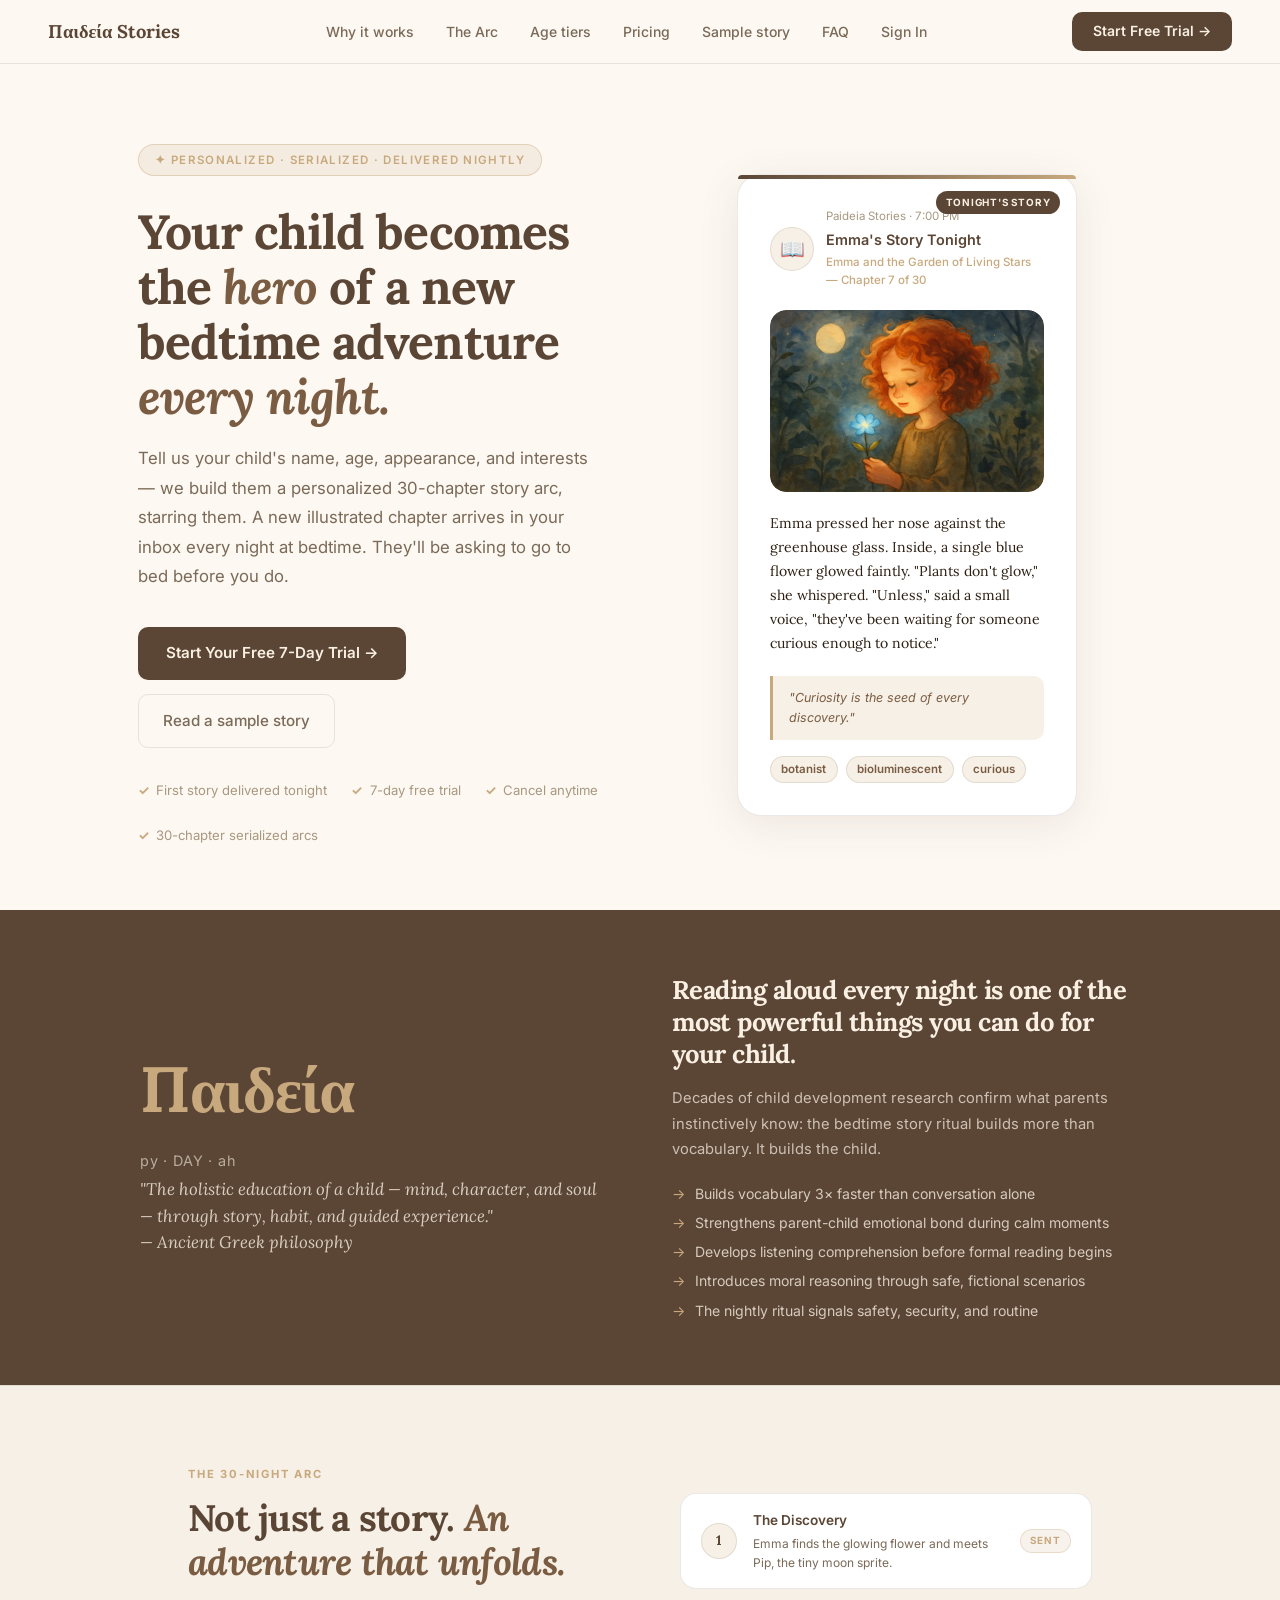
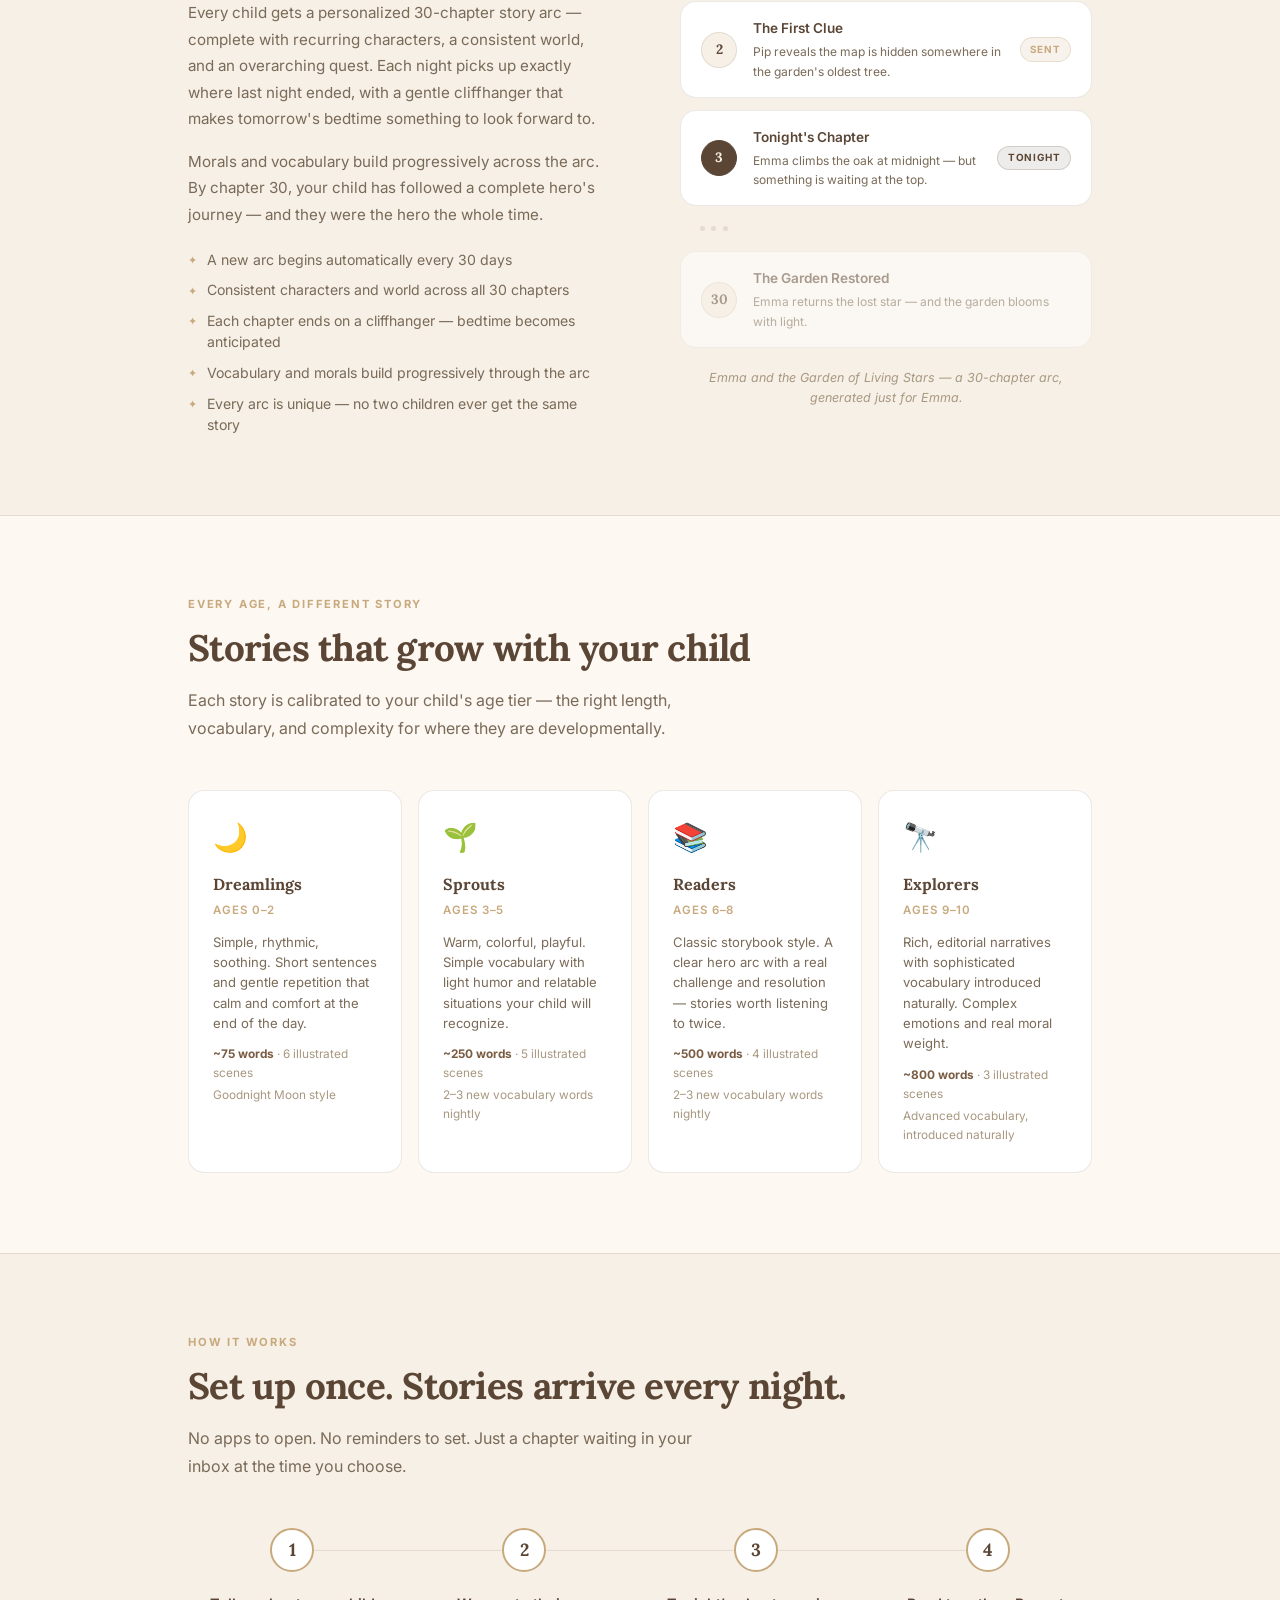
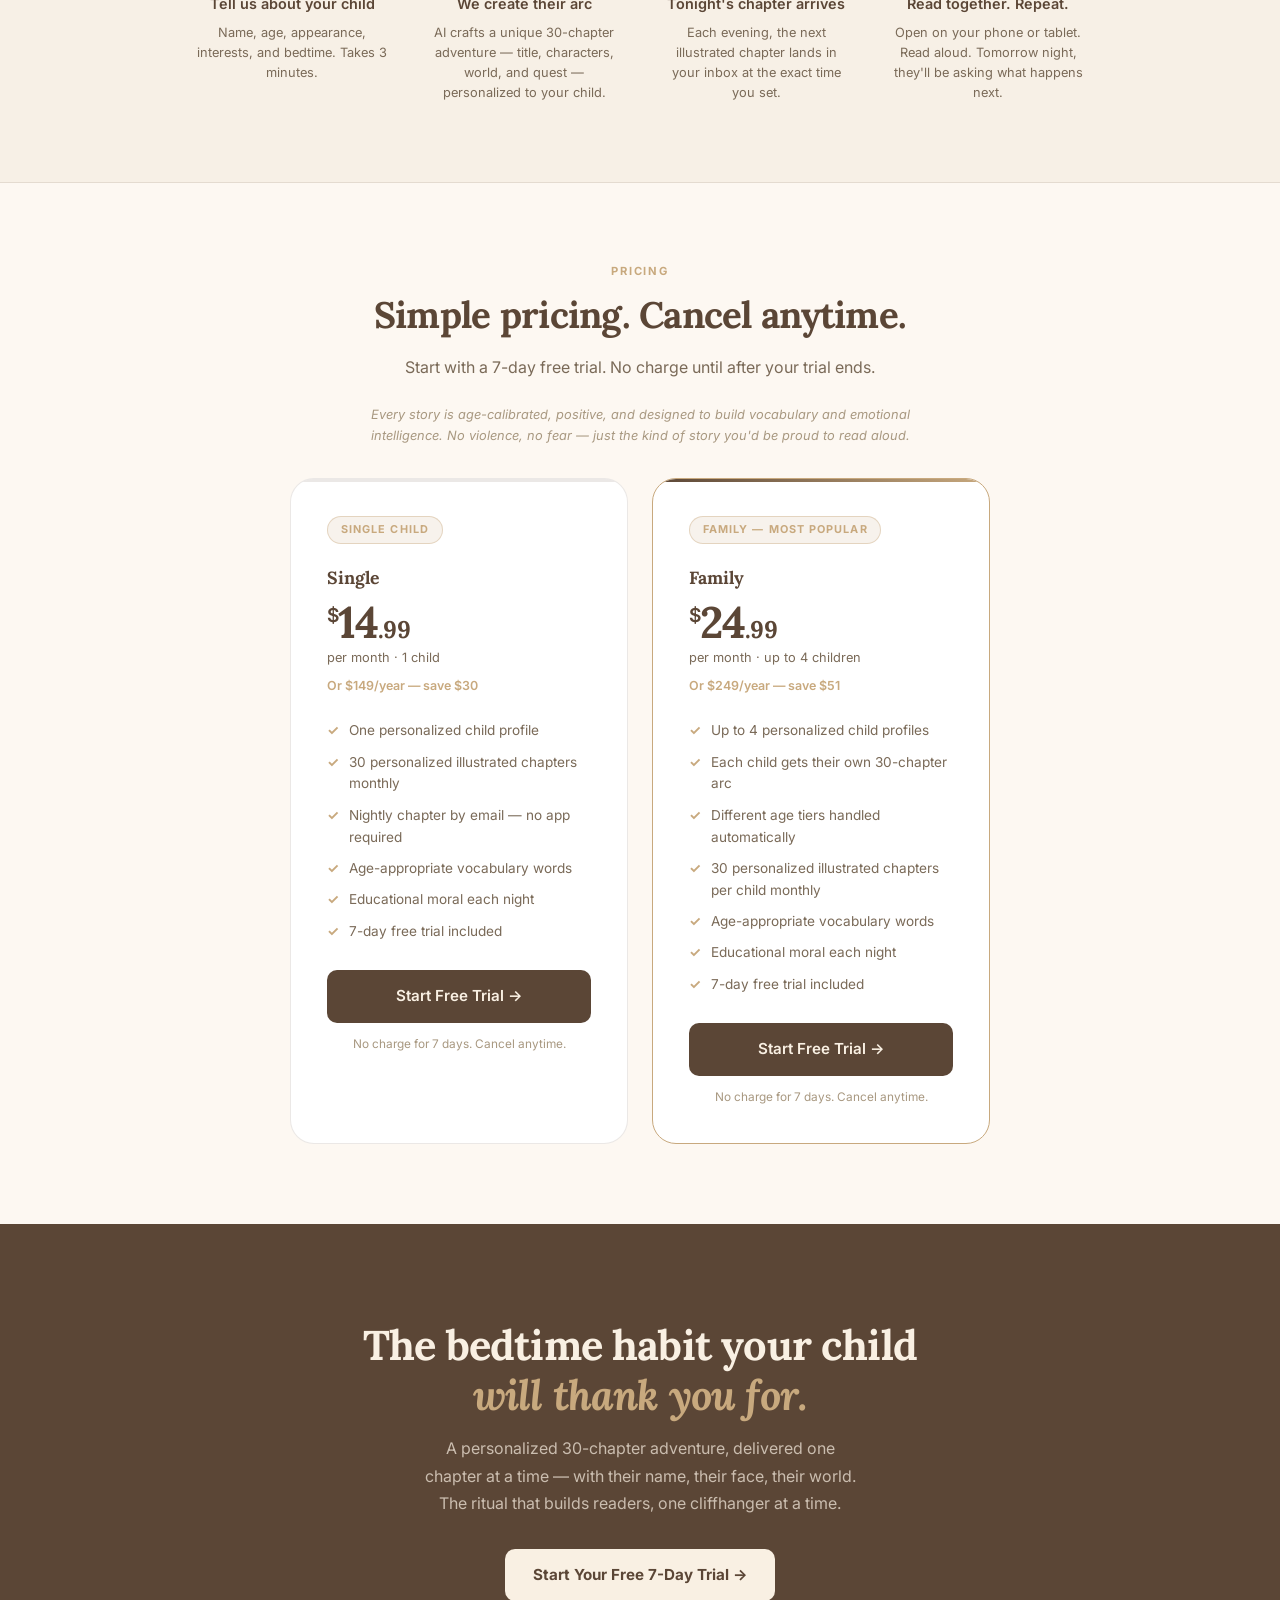
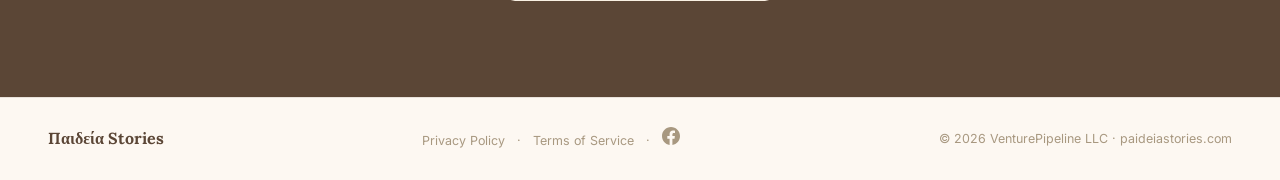
<file: index.html>
<!DOCTYPE html>
<html lang="en">
<head>
<meta charset="UTF-8">
<link rel="icon" type="image/svg+xml" href="/favicon.svg">
<meta name="viewport" content="width=device-width, initial-scale=1.0">
<title>Paideia Stories — Personalized Bedtime Stories Delivered Every Night</title>
<link rel="preconnect" href="https://fonts.googleapis.com">
<link rel="preconnect" href="https://fonts.gstatic.com" crossorigin>
<link href="https://fonts.googleapis.com/css2?family=Lora:ital,wght@0,400;0,600;0,700;1,400;1,600&family=Inter:wght@400;500;600;700&display=swap" rel="stylesheet">
<link rel="stylesheet" href="/css/paideia.css">
<script src="/js/pixel.js"></script>
<noscript><img height="1" width="1" style="display:none" src="https://www.facebook.com/tr?id=1517837789692750&ev=PageView&noscript=1"/></noscript>
<style>
.hero{max-width:1100px;margin:0 auto;padding:5rem 3rem 4rem;display:grid;grid-template-columns:1fr 1fr;gap:4rem;align-items:center}
.hero h1{font-family:'Lora',serif;font-size:clamp(2.2rem,4vw,3rem);font-weight:700;line-height:1.15;letter-spacing:-.02em;margin-bottom:1.25rem;color:var(--brown)}
.hero h1 em{font-style:italic;color:var(--brown-mid)}
.hero-sub{font-size:1.05rem;color:var(--muted);line-height:1.75;margin-bottom:2.25rem;max-width:460px}
.hero-actions{display:flex;gap:.875rem;flex-wrap:wrap;margin-bottom:2rem}
.hero-proof{display:flex;gap:1.5rem;flex-wrap:wrap}
.proof-item{font-size:.82rem;color:var(--faint);display:flex;align-items:center;gap:.4rem}
.proof-check{color:var(--brown-light);font-weight:700}
.hero-right{display:flex;justify-content:center}
.story-preview{background:#fff;border:1px solid var(--border);border-radius:var(--radius-xl);padding:2rem;max-width:340px;width:100%;box-shadow:0 8px 40px rgba(91,70,54,.1);position:relative}
.story-preview::before{content:'';position:absolute;top:0;left:0;right:0;height:4px;background:linear-gradient(90deg,var(--brown),var(--brown-light));border-radius:var(--radius-xl) var(--radius-xl) 0 0}
.preview-badge{position:absolute;top:1rem;right:1rem;background:var(--brown);color:var(--cream);font-size:.62rem;font-weight:700;letter-spacing:.08em;text-transform:uppercase;border-radius:100px;padding:.2rem .6rem}
.preview-header{display:flex;align-items:center;gap:.75rem;margin-bottom:1.25rem}
.preview-icon{width:44px;height:44px;border-radius:50%;background:var(--parchment2);border:1px solid var(--border);display:flex;align-items:center;justify-content:center;font-size:1.25rem;flex-shrink:0}
.preview-from{font-size:.72rem;color:var(--faint);margin-bottom:2px}
.preview-title{font-size:.9rem;font-weight:600;color:var(--brown)}
.preview-arc{font-size:.72rem;color:var(--brown-light);font-weight:500;margin-top:2px}
.preview-image{width:100%;border-radius:var(--radius-lg);margin-bottom:1.25rem;overflow:hidden}
.preview-image img{width:100%;display:block;border-radius:var(--radius-lg)}
.preview-story-text{font-family:'Lora',serif;font-size:.88rem;line-height:1.7;color:var(--text);margin-bottom:1.25rem}
.preview-moral{background:var(--parchment2);border-left:3px solid var(--brown-light);padding:.75rem 1rem;border-radius:0 var(--radius) var(--radius) 0;font-size:.78rem;font-style:italic;color:var(--brown-mid);margin-bottom:1rem}
.preview-words{display:flex;gap:.5rem;flex-wrap:wrap}
.preview-word{background:var(--parchment2);border:1px solid var(--border);border-radius:100px;padding:.2rem .65rem;font-size:.72rem;font-weight:600;color:var(--brown-mid)}
.edu-band{background:var(--brown);color:var(--cream);padding:4rem 3rem}
.edu-band-inner{max-width:1000px;margin:0 auto;display:grid;grid-template-columns:1fr 1fr;gap:4rem;align-items:center}
.edu-greek{font-family:'Lora',serif;font-size:4rem;font-weight:700;color:var(--brown-light);margin-bottom:.5rem;letter-spacing:-.02em}
.edu-pronunciation{font-size:.9rem;color:rgba(249,240,227,.6);margin-bottom:.25rem;letter-spacing:.05em}
.edu-definition{font-family:'Lora',serif;font-size:1.05rem;font-style:italic;color:rgba(249,240,227,.8);line-height:1.6}
.edu-right h2{font-family:'Lora',serif;font-size:1.6rem;font-weight:700;line-height:1.25;letter-spacing:-.02em;color:var(--cream);margin-bottom:1rem}
.edu-right p{font-size:.92rem;color:rgba(249,240,227,.72);line-height:1.75;margin-bottom:.75rem}
.edu-benefits{list-style:none;display:flex;flex-direction:column;gap:.5rem;margin-top:1.25rem}
.edu-benefits li{display:flex;align-items:flex-start;gap:.65rem;font-size:.88rem;color:rgba(249,240,227,.78);line-height:1.5}
.edu-benefits li::before{content:'→';color:var(--brown-light);flex-shrink:0}
.section{max-width:1000px;margin:0 auto;padding:5rem 3rem}
.section-label{font-size:.7rem;font-weight:700;letter-spacing:.16em;text-transform:uppercase;color:var(--brown-light);margin-bottom:.75rem}
.section-heading{font-family:'Lora',serif;font-size:clamp(1.7rem,3.5vw,2.3rem);font-weight:700;line-height:1.2;letter-spacing:-.02em;margin-bottom:1rem;color:var(--brown)}
.section-sub{font-size:1rem;color:var(--muted);max-width:520px;line-height:1.75;margin-bottom:3rem}
.tiers-grid{display:grid;grid-template-columns:repeat(4,1fr);gap:1rem}
.tier-card{background:#fff;border:1px solid var(--border);border-radius:var(--radius-lg);padding:1.5rem;transition:border-color .2s,transform .2s}
.tier-card:hover{border-color:var(--brown-light);transform:translateY(-2px)}
.tier-emoji{font-size:1.75rem;margin-bottom:.75rem}
.tier-name{font-family:'Lora',serif;font-size:1rem;font-weight:700;color:var(--brown);margin-bottom:.25rem}
.tier-ages{font-size:.72rem;font-weight:600;letter-spacing:.08em;text-transform:uppercase;color:var(--brown-light);margin-bottom:.75rem}
.tier-desc{font-size:.82rem;color:var(--muted);line-height:1.55;margin-bottom:.75rem}
.tier-spec{font-size:.74rem;color:var(--faint);margin-bottom:.2rem}
.tier-spec strong{color:var(--brown-mid)}
.arc-bg{background:var(--parchment2);border-top:1px solid var(--border);border-bottom:1px solid var(--border)}
.arc-inner{max-width:1000px;margin:0 auto;padding:5rem 3rem;display:grid;grid-template-columns:1fr 1fr;gap:5rem;align-items:center}
.arc-left h2{font-family:'Lora',serif;font-size:clamp(1.7rem,3.5vw,2.3rem);font-weight:700;line-height:1.2;letter-spacing:-.02em;margin-bottom:1rem;color:var(--brown)}
.arc-left h2 em{font-style:italic;color:var(--brown-mid)}
.arc-left p{font-size:.95rem;color:var(--muted);line-height:1.75;margin-bottom:1rem}
.arc-benefits{list-style:none;display:flex;flex-direction:column;gap:.6rem;margin-top:1.25rem}
.arc-benefits li{display:flex;align-items:flex-start;gap:.65rem;font-size:.88rem;color:var(--muted);line-height:1.5}
.arc-benefits li::before{content:'✦';color:var(--brown-light);flex-shrink:0;font-size:.7rem;margin-top:.2rem}
.arc-right{display:flex;flex-direction:column;gap:.75rem}
.arc-chapter{background:#fff;border:1px solid var(--border);border-radius:var(--radius-lg);padding:1rem 1.25rem;display:flex;align-items:center;gap:1rem;transition:border-color .2s}
.arc-chapter:hover{border-color:var(--brown-light)}
.arc-chapter-num{width:36px;height:36px;border-radius:50%;background:var(--parchment2);border:1px solid var(--border);display:flex;align-items:center;justify-content:center;font-family:'Lora',serif;font-size:.85rem;font-weight:700;color:var(--brown);flex-shrink:0}
.arc-chapter-num.active{background:var(--brown);border-color:var(--brown);color:var(--cream)}
.arc-chapter-title{font-size:.85rem;font-weight:600;color:var(--brown);margin-bottom:.15rem}
.arc-chapter-desc{font-size:.75rem;color:var(--muted)}
.arc-chapter-badge{margin-left:auto;font-size:.62rem;font-weight:700;letter-spacing:.08em;text-transform:uppercase;background:rgba(200,169,126,.15);color:var(--brown-light);border:1px solid rgba(200,169,126,.3);border-radius:100px;padding:.2rem .6rem;flex-shrink:0}
.arc-dots{display:flex;align-items:center;gap:.4rem;padding:.5rem 1.25rem}
.arc-dot{width:5px;height:5px;border-radius:50%;background:var(--border)}
.arc-note{font-size:.78rem;color:var(--faint);text-align:center;font-style:italic;margin-top:.5rem}
.hiw-bg{background:var(--parchment2);border-top:1px solid var(--border);border-bottom:1px solid var(--border)}
.steps-grid{display:grid;grid-template-columns:repeat(4,1fr);gap:1.5rem;position:relative}
.steps-grid::before{content:'';position:absolute;top:22px;left:12%;right:12%;height:1px;background:var(--border)}
.step{text-align:center;padding:0 .5rem;position:relative;z-index:1}
.step-num{width:44px;height:44px;border-radius:50%;background:#fff;border:2px solid var(--brown-light);color:var(--brown);font-family:'Lora',serif;font-size:1.1rem;font-weight:700;display:flex;align-items:center;justify-content:center;margin:0 auto 1.25rem}
.step-title{font-weight:600;font-size:.9rem;margin-bottom:.5rem;color:var(--brown)}
.step-desc{font-size:.8rem;color:var(--muted);line-height:1.55}
.pricing-grid{display:grid;grid-template-columns:1fr 1fr;gap:1.5rem;max-width:700px;margin:0 auto}
.pricing-card{background:#fff;border:1px solid var(--border);border-radius:var(--radius-xl);padding:2.25rem;position:relative;overflow:hidden}
.pricing-card.featured{border-color:var(--brown-light)}
.pricing-card::before{content:'';position:absolute;top:0;left:0;right:0;height:3px;background:var(--border)}
.pricing-card.featured::before{background:linear-gradient(90deg,var(--brown),var(--brown-light))}
.pricing-badge{display:inline-block;font-size:.68rem;font-weight:700;letter-spacing:.1em;text-transform:uppercase;background:rgba(200,169,126,.15);color:var(--brown-light);border:1px solid rgba(200,169,126,.4);border-radius:100px;padding:.25rem .8rem;margin-bottom:1.25rem}
.pricing-name{font-family:'Lora',serif;font-size:1.1rem;font-weight:700;color:var(--brown);margin-bottom:.5rem}
.pricing-price{font-family:'Lora',serif;font-size:2.75rem;font-weight:700;color:var(--brown);line-height:1;letter-spacing:-.02em;margin-bottom:.25rem}
.pricing-price sup{font-family:'Inter',sans-serif;font-size:1.2rem;font-weight:600;vertical-align:super;line-height:0}
.pricing-period{font-size:.8rem;color:var(--muted);margin-bottom:.5rem}
.pricing-annual{font-size:.78rem;color:var(--brown-light);font-weight:600;margin-bottom:1.5rem}
.pricing-features{list-style:none;display:flex;flex-direction:column;gap:.6rem;margin-bottom:1.75rem}
.pricing-features li{display:flex;align-items:flex-start;gap:.6rem;font-size:.85rem;color:var(--muted)}
.pricing-features li::before{content:'✓';color:var(--brown-light);font-weight:700;flex-shrink:0}
.pricing-safety{font-size:.8rem;color:var(--faint);text-align:center;max-width:560px;margin:0 auto 2rem;line-height:1.6;font-style:italic}
.trial-note{font-size:.74rem;color:var(--faint);text-align:center;margin-top:.75rem}
@media(max-width:900px){
  .hero{grid-template-columns:1fr;padding:3rem 1.5rem;gap:2.5rem}
  .hero-right{order:1}.story-preview{max-width:100%}
  .edu-band{padding:3rem 1.5rem}.edu-band-inner{grid-template-columns:1fr;gap:2rem}
  .arc-inner{grid-template-columns:1fr;gap:2.5rem;padding:3.5rem 1.5rem}
  .section{padding:3.5rem 1.5rem}
  .tiers-grid{grid-template-columns:1fr 1fr}
  .steps-grid{grid-template-columns:1fr 1fr;gap:2rem}.steps-grid::before{display:none}
  .pricing-grid{grid-template-columns:1fr;max-width:400px}
}
@media(max-width:560px){
  .tiers-grid{grid-template-columns:1fr}
  .steps-grid{grid-template-columns:1fr}
  .hero-actions{flex-direction:column}
  .btn-primary,.btn-ghost{width:100%;justify-content:center}
}
</style>
</head>
<body>

<nav class="site-nav">
  <a href="/" class="nav-logo">Παιδεία Stories</a>
  <ul class="nav-links">
    <li><a href="#why">Why it works</a></li>
    <li><a href="#arc">The Arc</a></li>
    <li><a href="#ages">Age tiers</a></li>
    <li><a href="#pricing">Pricing</a></li>
    <li><a href="/sample/">Sample story</a></li>
    <li><a href="/faq/">FAQ</a></li>
    <li><a href="/login/">Sign In</a></li>
  </ul>
  <a href="/start/" class="nav-cta">Start Free Trial →</a>
  <button class="nav-hamburger" id="nav-hamburger" aria-label="Open menu">
    <span></span><span></span><span></span>
  </button>
</nav>
<div class="nav-mobile" id="nav-mobile">
  <a href="#why">Why it works</a>
  <a href="#arc">The Arc</a>
  <a href="#ages">Age tiers</a>
  <a href="#pricing">Pricing</a>
  <a href="/sample/">Sample story</a>
  <a href="/faq/">FAQ</a>
  <a href="/login/">Sign In</a>
  <a href="/start/" class="nav-cta-mobile">Start Free Trial →</a>
</div>
<script src="/js/nav.js"></script>

<section class="hero">
  <div>
    <div class="eyebrow">✦ Personalized · Serialized · Delivered nightly</div>
    <h1>Your child becomes the <em>hero</em> of a new bedtime adventure <em>every night.</em></h1>
    <p class="hero-sub">Tell us your child's name, age, appearance, and interests — we build them a personalized 30-chapter story arc, starring them. A new illustrated chapter arrives in your inbox every night at bedtime. They'll be asking to go to bed before you do.</p>
    <div class="hero-actions">
      <a href="/start/" class="btn-primary">Start Your Free 7-Day Trial →</a>
      <a href="/sample/" class="btn-ghost">Read a sample story</a>
    </div>
    <div class="hero-proof">
      <div class="proof-item"><span class="proof-check">✓</span> First story delivered tonight</div>
      <div class="proof-item"><span class="proof-check">✓</span> 7-day free trial</div>
      <div class="proof-item"><span class="proof-check">✓</span> Cancel anytime</div>
      <div class="proof-item"><span class="proof-check">✓</span> 30-chapter serialized arcs</div>
    </div>
  </div>
  <div class="hero-right">
    <div class="story-preview">
      <div class="preview-badge">Tonight's Story</div>
      <div class="preview-header">
        <div class="preview-icon">📖</div>
        <div>
          <div class="preview-from">Paideia Stories · 7:00 PM</div>
          <div class="preview-title">Emma's Story Tonight</div>
          <div class="preview-arc">Emma and the Garden of Living Stars — Chapter 7 of 30</div>
        </div>
      </div>
      <div class="preview-image">
        <img src="/images/hero.png" alt="Emma in a moonlit garden, a luminous blue flower glowing softly nearby">
      </div>
      <div class="preview-story-text">Emma pressed her nose against the greenhouse glass. Inside, a single blue flower glowed faintly. "Plants don't glow," she whispered. "Unless," said a small voice, "they've been waiting for someone curious enough to notice."</div>
      <div class="preview-moral">"Curiosity is the seed of every discovery."</div>
      <div class="preview-words">
        <span class="preview-word">botanist</span>
        <span class="preview-word">bioluminescent</span>
        <span class="preview-word">curious</span>
      </div>
    </div>
  </div>
</section>

<div class="edu-band" id="why">
  <div class="edu-band-inner">
    <div>
      <div class="edu-greek">Παιδεία</div>
      <div class="edu-pronunciation">py · DAY · ah</div>
      <div class="edu-definition">"The holistic education of a child — mind, character, and soul — through story, habit, and guided experience."<br>— Ancient Greek philosophy</div>
    </div>
    <div class="edu-right">
      <h2>Reading aloud every night is one of the most powerful things you can do for your child.</h2>
      <p>Decades of child development research confirm what parents instinctively know: the bedtime story ritual builds more than vocabulary. It builds the child.</p>
      <ul class="edu-benefits">
        <li>Builds vocabulary 3× faster than conversation alone</li>
        <li>Strengthens parent-child emotional bond during calm moments</li>
        <li>Develops listening comprehension before formal reading begins</li>
        <li>Introduces moral reasoning through safe, fictional scenarios</li>
        <li>The nightly ritual signals safety, security, and routine</li>
      </ul>
    </div>
  </div>
</div>

<div class="arc-bg" id="arc">
  <div class="arc-inner">
    <div class="arc-left">
      <div class="section-label">The 30-Night Arc</div>
      <h2>Not just a story. <em>An adventure that unfolds.</em></h2>
      <p>Every child gets a personalized 30-chapter story arc — complete with recurring characters, a consistent world, and an overarching quest. Each night picks up exactly where last night ended, with a gentle cliffhanger that makes tomorrow's bedtime something to look forward to.</p>
      <p>Morals and vocabulary build progressively across the arc. By chapter 30, your child has followed a complete hero's journey — and they were the hero the whole time.</p>
      <ul class="arc-benefits">
        <li>A new arc begins automatically every 30 days</li>
        <li>Consistent characters and world across all 30 chapters</li>
        <li>Each chapter ends on a cliffhanger — bedtime becomes anticipated</li>
        <li>Vocabulary and morals build progressively through the arc</li>
        <li>Every arc is unique — no two children ever get the same story</li>
      </ul>
    </div>
    <div class="arc-right">
      <div class="arc-chapter">
        <div class="arc-chapter-num">1</div>
        <div>
          <div class="arc-chapter-title">The Discovery</div>
          <div class="arc-chapter-desc">Emma finds the glowing flower and meets Pip, the tiny moon sprite.</div>
        </div>
        <div class="arc-chapter-badge">Sent</div>
      </div>
      <div class="arc-chapter">
        <div class="arc-chapter-num">2</div>
        <div>
          <div class="arc-chapter-title">The First Clue</div>
          <div class="arc-chapter-desc">Pip reveals the map is hidden somewhere in the garden's oldest tree.</div>
        </div>
        <div class="arc-chapter-badge">Sent</div>
      </div>
      <div class="arc-chapter">
        <div class="arc-chapter-num active">3</div>
        <div>
          <div class="arc-chapter-title">Tonight's Chapter</div>
          <div class="arc-chapter-desc">Emma climbs the oak at midnight — but something is waiting at the top.</div>
        </div>
        <div class="arc-chapter-badge" style="background:rgba(91,70,54,.1);color:var(--brown);border-color:rgba(91,70,54,.2)">Tonight</div>
      </div>
      <div class="arc-dots">
        <div class="arc-dot"></div><div class="arc-dot"></div><div class="arc-dot"></div>
      </div>
      <div class="arc-chapter" style="opacity:.5">
        <div class="arc-chapter-num">30</div>
        <div>
          <div class="arc-chapter-title">The Garden Restored</div>
          <div class="arc-chapter-desc">Emma returns the lost star — and the garden blooms with light.</div>
        </div>
      </div>
      <p class="arc-note">Emma and the Garden of Living Stars — a 30-chapter arc, generated just for Emma.</p>
    </div>
  </div>
</div>

<section class="section" id="ages">
  <div class="section-label">Every age, a different story</div>
  <h2 class="section-heading">Stories that grow with your child</h2>
  <p class="section-sub">Each story is calibrated to your child's age tier — the right length, vocabulary, and complexity for where they are developmentally.</p>
  <div class="tiers-grid">
    <div class="tier-card">
      <div class="tier-emoji">🌙</div>
      <div class="tier-name">Dreamlings</div>
      <div class="tier-ages">Ages 0–2</div>
      <div class="tier-desc">Simple, rhythmic, soothing. Short sentences and gentle repetition that calm and comfort at the end of the day.</div>
      <div class="tier-spec"><strong>~75 words</strong> · 6 illustrated scenes</div>
      <div class="tier-spec">Goodnight Moon style</div>
    </div>
    <div class="tier-card">
      <div class="tier-emoji">🌱</div>
      <div class="tier-name">Sprouts</div>
      <div class="tier-ages">Ages 3–5</div>
      <div class="tier-desc">Warm, colorful, playful. Simple vocabulary with light humor and relatable situations your child will recognize.</div>
      <div class="tier-spec"><strong>~250 words</strong> · 5 illustrated scenes</div>
      <div class="tier-spec">2–3 new vocabulary words nightly</div>
    </div>
    <div class="tier-card">
      <div class="tier-emoji">📚</div>
      <div class="tier-name">Readers</div>
      <div class="tier-ages">Ages 6–8</div>
      <div class="tier-desc">Classic storybook style. A clear hero arc with a real challenge and resolution — stories worth listening to twice.</div>
      <div class="tier-spec"><strong>~500 words</strong> · 4 illustrated scenes</div>
      <div class="tier-spec">2–3 new vocabulary words nightly</div>
    </div>
    <div class="tier-card">
      <div class="tier-emoji">🔭</div>
      <div class="tier-name">Explorers</div>
      <div class="tier-ages">Ages 9–10</div>
      <div class="tier-desc">Rich, editorial narratives with sophisticated vocabulary introduced naturally. Complex emotions and real moral weight.</div>
      <div class="tier-spec"><strong>~800 words</strong> · 3 illustrated scenes</div>
      <div class="tier-spec">Advanced vocabulary, introduced naturally</div>
    </div>
  </div>
</section>

<div class="hiw-bg">
  <section class="section">
    <div class="section-label">How it works</div>
    <h2 class="section-heading">Set up once. Stories arrive every night.</h2>
    <p class="section-sub">No apps to open. No reminders to set. Just a chapter waiting in your inbox at the time you choose.</p>
    <div class="steps-grid">
      <div class="step"><div class="step-num">1</div><div class="step-title">Tell us about your child</div><div class="step-desc">Name, age, appearance, interests, and bedtime. Takes 3 minutes.</div></div>
      <div class="step"><div class="step-num">2</div><div class="step-title">We create their arc</div><div class="step-desc">AI crafts a unique 30-chapter adventure — title, characters, world, and quest — personalized to your child.</div></div>
      <div class="step"><div class="step-num">3</div><div class="step-title">Tonight's chapter arrives</div><div class="step-desc">Each evening, the next illustrated chapter lands in your inbox at the exact time you set.</div></div>
      <div class="step"><div class="step-num">4</div><div class="step-title">Read together. Repeat.</div><div class="step-desc">Open on your phone or tablet. Read aloud. Tomorrow night, they'll be asking what happens next.</div></div>
    </div>
  </section>
</div>

<section class="section" id="pricing">
  <div class="section-label" style="text-align:center">Pricing</div>
  <h2 class="section-heading" style="text-align:center">Simple pricing. Cancel anytime.</h2>
  <p class="section-sub" style="text-align:center;margin:.5rem auto 1.5rem">Start with a 7-day free trial. No charge until after your trial ends.</p>
  <p class="pricing-safety">Every story is age-calibrated, positive, and designed to build vocabulary and emotional intelligence. No violence, no fear — just the kind of story you'd be proud to read aloud.</p>
  <div class="pricing-grid">
    <div class="pricing-card">
      <div class="pricing-badge">Single Child</div>
      <div class="pricing-name">Single</div>
      <div class="pricing-price"><sup>$</sup>14<span style="font-size:1.5rem">.99</span></div>
      <div class="pricing-period">per month · 1 child</div>
      <div class="pricing-annual">Or $149/year — save $30</div>
      <ul class="pricing-features">
        <li>One personalized child profile</li>
        <li>30 personalized illustrated chapters monthly</li>
        <li>Nightly chapter by email — no app required</li>
        <li>Age-appropriate vocabulary words</li>
        <li>Educational moral each night</li>
        <li>7-day free trial included</li>
      </ul>
      <a href="/start/?plan=single" class="btn-primary" style="width:100%;justify-content:center">Start Free Trial →</a>
      <p class="trial-note">No charge for 7 days. Cancel anytime.</p>
    </div>
    <div class="pricing-card featured">
      <div class="pricing-badge">Family — Most Popular</div>
      <div class="pricing-name">Family</div>
      <div class="pricing-price"><sup>$</sup>24<span style="font-size:1.5rem">.99</span></div>
      <div class="pricing-period">per month · up to 4 children</div>
      <div class="pricing-annual">Or $249/year — save $51</div>
      <ul class="pricing-features">
        <li>Up to 4 personalized child profiles</li>
        <li>Each child gets their own 30-chapter arc</li>
        <li>Different age tiers handled automatically</li>
        <li>30 personalized illustrated chapters per child monthly</li>
        <li>Age-appropriate vocabulary words</li>
        <li>Educational moral each night</li>
        <li>7-day free trial included</li>
      </ul>
      <a href="/start/?plan=family" class="btn-primary" style="width:100%;justify-content:center">Start Free Trial →</a>
      <p class="trial-note">No charge for 7 days. Cancel anytime.</p>
    </div>
  </div>
</section>

<section class="cta-section">
  <h2>The bedtime habit your child<br><em>will thank you for.</em></h2>
  <p>A personalized 30-chapter adventure, delivered one chapter at a time — with their name, their face, their world. The ritual that builds readers, one cliffhanger at a time.</p>
  <a href="/start/" class="btn-primary-light">Start Your Free 7-Day Trial →</a>
</section>

<footer class="site-footer">
  <a href="/" class="footer-logo">Παιδεία Stories</a>
  <p>
    <a href="/privacy/" style="color:inherit;text-decoration:none">Privacy Policy</a>
    <span style="margin:0 0.5rem">·</span>
    <a href="/terms/" style="color:inherit;text-decoration:none">Terms of Service</a>
    <span style="margin:0 0.5rem">·</span>
    <a href="https://www.facebook.com/profile.php?id=61590463655828" target="_blank" rel="noopener noreferrer" aria-label="Facebook" style="color:inherit;text-decoration:none;display:inline-flex;align-items:center"><svg xmlns="http://www.w3.org/2000/svg" width="18" height="18" viewBox="0 0 24 24" fill="currentColor"><path d="M24 12.073C24 5.405 18.627 0 12 0S0 5.405 0 12.073C0 18.1 4.388 23.094 10.125 24v-8.437H7.078v-3.49h3.047V9.41c0-3.025 1.791-4.697 4.533-4.697 1.312 0 2.686.236 2.686.236v2.97h-1.513c-1.491 0-1.956.93-1.956 1.886v2.268h3.328l-.532 3.49h-2.796V24C19.612 23.094 24 18.1 24 12.073z"/></svg></a>
  </p>
  <p>© 2026 VenturePipeline LLC · paideiastories.com</p>
</footer>

</body>
</html>
</file>
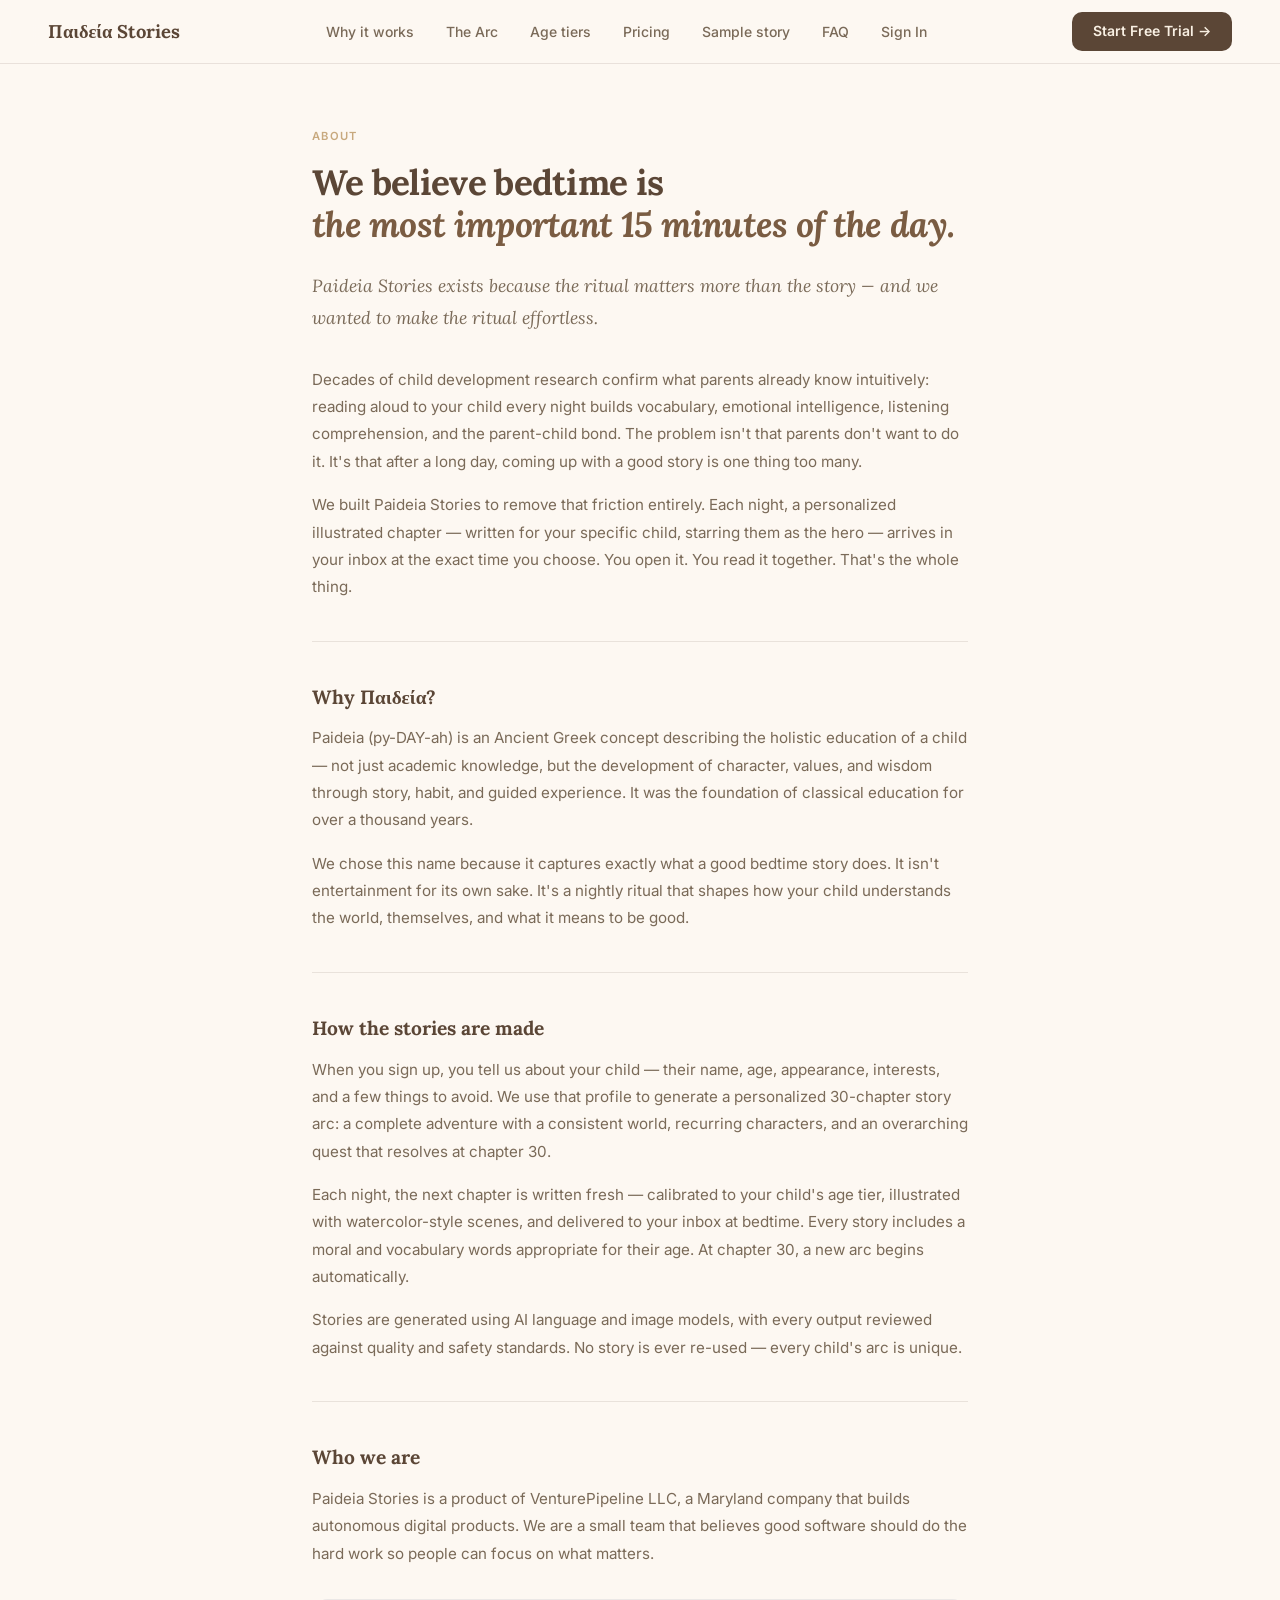
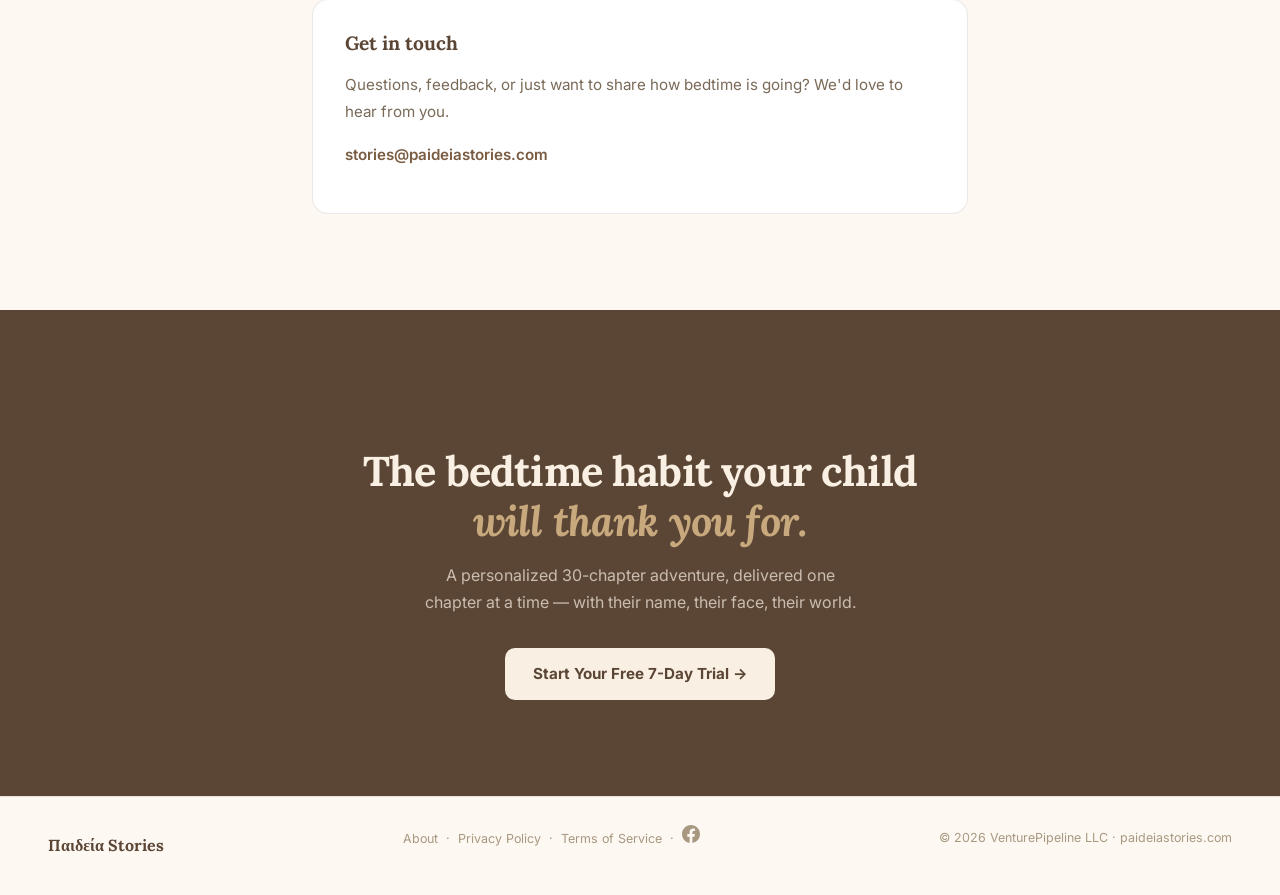
<file: about/index.html>
<!DOCTYPE html>
<html lang="en">
<head>
<meta charset="UTF-8">
<link rel="icon" type="image/svg+xml" href="/favicon.svg">
<meta name="viewport" content="width=device-width, initial-scale=1.0">
<title>About — Paideia Stories</title>
<link rel="preconnect" href="https://fonts.googleapis.com">
<link rel="preconnect" href="https://fonts.gstatic.com" crossorigin>
<link href="https://fonts.googleapis.com/css2?family=Lora:ital,wght@0,400;0,600;0,700;1,400;1,600&family=Inter:wght@400;500;600;700&display=swap" rel="stylesheet">
<link rel="stylesheet" href="/css/paideia.css">
<script src="/js/pixel.js"></script>
<noscript><img height="1" width="1" style="display:none" src="https://www.facebook.com/tr?id=1517837789692750&ev=PageView&noscript=1"/></noscript>
<style>
.page{max-width:720px;margin:0 auto;padding:4rem 2rem 6rem}
.page-eyebrow{font-size:.7rem;font-weight:600;letter-spacing:.12em;text-transform:uppercase;color:var(--brown-light);margin-bottom:1rem}
.page-title{font-family:'Lora',serif;font-size:2.2rem;font-weight:700;letter-spacing:-.02em;color:var(--brown);line-height:1.2;margin-bottom:1.5rem}
.page-title em{font-style:italic;color:var(--brown-mid)}
.lead{font-size:1.1rem;color:var(--muted);line-height:1.8;margin-bottom:2rem;font-family:'Lora',serif;font-style:italic}
h2{font-family:'Lora',serif;font-size:1.2rem;font-weight:700;color:var(--brown);margin-bottom:.75rem;margin-top:2.5rem}
p{color:var(--muted);line-height:1.8;margin-bottom:1rem;font-size:.95rem}
.divider{border:none;border-top:1px solid var(--border);margin:2.5rem 0}
.contact-card{background:#fff;border:1px solid var(--border);border-radius:var(--radius-lg);padding:1.75rem 2rem;margin-top:2rem}
.contact-card h2{margin-top:0}
.contact-card a{color:var(--brown-mid);text-decoration:none;font-weight:600}
.contact-card a:hover{text-decoration:underline}
@media(max-width:600px){.page{padding:2.5rem 1.25rem 4rem}}
</style>
</head>
<body>

<nav class="site-nav">
  <a href="/" class="nav-logo">Παιδεία Stories</a>
  <ul class="nav-links">
    <li><a href="/#why">Why it works</a></li>
    <li><a href="/#arc">The Arc</a></li>
    <li><a href="/#ages">Age tiers</a></li>
    <li><a href="/#pricing">Pricing</a></li>
    <li><a href="/sample/">Sample story</a></li>
    <li><a href="/faq/">FAQ</a></li>
    <li><a href="/login/">Sign In</a></li>
  </ul>
  <a href="/start/" class="nav-cta">Start Free Trial →</a>
  <button class="nav-hamburger" id="nav-hamburger" aria-label="Open menu">
    <span></span><span></span><span></span>
  </button>
</nav>
<div class="nav-mobile" id="nav-mobile">
  <a href="/#why">Why it works</a>
  <a href="/#arc">The Arc</a>
  <a href="/#ages">Age tiers</a>
  <a href="/#pricing">Pricing</a>
  <a href="/sample/">Sample story</a>
  <a href="/faq/">FAQ</a>
  <a href="/login/">Sign In</a>
  <a href="/start/" class="nav-cta-mobile">Start Free Trial →</a>
</div>
<script src="/js/nav.js"></script>

<div class="page">
  <div class="page-eyebrow">About</div>
  <h1 class="page-title">We believe bedtime is<br><em>the most important 15 minutes of the day.</em></h1>

  <p class="lead">Paideia Stories exists because the ritual matters more than the story — and we wanted to make the ritual effortless.</p>

  <p>Decades of child development research confirm what parents already know intuitively: reading aloud to your child every night builds vocabulary, emotional intelligence, listening comprehension, and the parent-child bond. The problem isn't that parents don't want to do it. It's that after a long day, coming up with a good story is one thing too many.</p>

  <p>We built Paideia Stories to remove that friction entirely. Each night, a personalized illustrated chapter — written for your specific child, starring them as the hero — arrives in your inbox at the exact time you choose. You open it. You read it together. That's the whole thing.</p>

  <hr class="divider">

  <h2>Why Παιδεία?</h2>
  <p>Paideia (py-DAY-ah) is an Ancient Greek concept describing the holistic education of a child — not just academic knowledge, but the development of character, values, and wisdom through story, habit, and guided experience. It was the foundation of classical education for over a thousand years.</p>
  <p>We chose this name because it captures exactly what a good bedtime story does. It isn't entertainment for its own sake. It's a nightly ritual that shapes how your child understands the world, themselves, and what it means to be good.</p>

  <hr class="divider">

  <h2>How the stories are made</h2>
  <p>When you sign up, you tell us about your child — their name, age, appearance, interests, and a few things to avoid. We use that profile to generate a personalized 30-chapter story arc: a complete adventure with a consistent world, recurring characters, and an overarching quest that resolves at chapter 30.</p>
  <p>Each night, the next chapter is written fresh — calibrated to your child's age tier, illustrated with watercolor-style scenes, and delivered to your inbox at bedtime. Every story includes a moral and vocabulary words appropriate for their age. At chapter 30, a new arc begins automatically.</p>
  <p>Stories are generated using AI language and image models, with every output reviewed against quality and safety standards. No story is ever re-used — every child's arc is unique.</p>

  <hr class="divider">

  <h2>Who we are</h2>
  <p>Paideia Stories is a product of VenturePipeline LLC, a Maryland company that builds autonomous digital products. We are a small team that believes good software should do the hard work so people can focus on what matters.</p>

  <div class="contact-card">
    <h2>Get in touch</h2>
    <p>Questions, feedback, or just want to share how bedtime is going? We'd love to hear from you.</p>
    <p><a href="mailto:stories@paideiastories.com">stories@paideiastories.com</a></p>
  </div>
</div>

<section class="cta-section">
  <h2>The bedtime habit your child<br><em>will thank you for.</em></h2>
  <p>A personalized 30-chapter adventure, delivered one chapter at a time — with their name, their face, their world.</p>
  <a href="/start/" class="btn-primary-light">Start Your Free 7-Day Trial →</a>
</section>

<footer class="site-footer">
  <a href="/" class="footer-logo">Παιδεία Stories</a>
  <p><a href="/about/" style="color:inherit;text-decoration:none">About</a><span style="margin:0 .5rem">·</span><a href="/privacy/" style="color:inherit;text-decoration:none">Privacy Policy</a><span style="margin:0 .5rem">·</span><a href="/terms/" style="color:inherit;text-decoration:none">Terms of Service</a><span style="margin:0 .5rem">·</span><a href="https://www.facebook.com/profile.php?id=61590463655828" target="_blank" rel="noopener noreferrer" aria-label="Facebook" style="color:inherit;text-decoration:none;display:inline-flex;align-items:center"><svg xmlns="http://www.w3.org/2000/svg" width="18" height="18" viewBox="0 0 24 24" fill="currentColor"><path d="M24 12.073C24 5.405 18.627 0 12 0S0 5.405 0 12.073C0 18.1 4.388 23.094 10.125 24v-8.437H7.078v-3.49h3.047V9.41c0-3.025 1.791-4.697 4.533-4.697 1.312 0 2.686.236 2.686.236v2.97h-1.513c-1.491 0-1.956.93-1.956 1.886v2.268h3.328l-.532 3.49h-2.796V24C19.612 23.094 24 18.1 24 12.073z"/></svg></a></p>
  <p>© 2026 VenturePipeline LLC · paideiastories.com</p>
</footer>
</body>
</html>
</file>
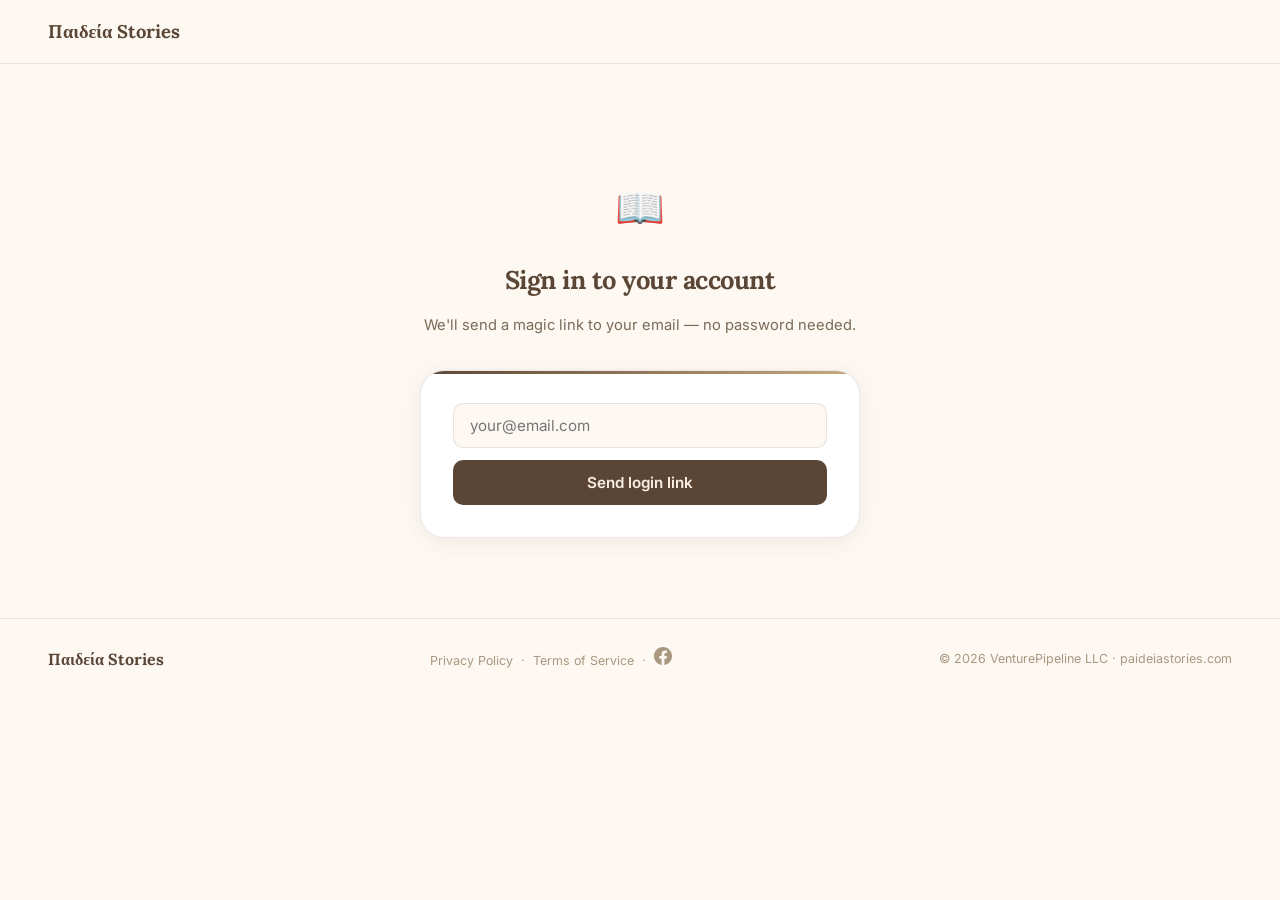
<file: account/index.html>
<!DOCTYPE html>
<html lang="en">
<head>
<meta charset="UTF-8">
<link rel="icon" type="image/svg+xml" href="/favicon.svg">
<meta name="viewport" content="width=device-width, initial-scale=1.0">
<title>My Account — Paideia Stories</title>
<link rel="preconnect" href="https://fonts.googleapis.com">
<link rel="preconnect" href="https://fonts.gstatic.com" crossorigin>
<link href="https://fonts.googleapis.com/css2?family=Lora:ital,wght@0,400;0,600;0,700;1,400;1,600&family=Inter:wght@400;500;600;700&display=swap" rel="stylesheet">
<link rel="stylesheet" href="/css/paideia.css">
<script src="/js/pixel.js"></script>
<noscript><img height="1" width="1" style="display:none" src="https://www.facebook.com/tr?id=1517837789692750&ev=PageView&noscript=1"/></noscript>
<style>
body{min-height:100vh}
.page{max-width:780px;margin:0 auto;padding:3rem 2rem 5rem}
.page-header{margin-bottom:2.5rem}
.page-eyebrow{display:inline-flex;align-items:center;gap:.5rem;font-size:.7rem;font-weight:600;letter-spacing:.12em;text-transform:uppercase;color:var(--brown-light);background:rgba(200,169,126,.15);border:1px solid rgba(200,169,126,.4);border-radius:100px;padding:.3rem .9rem;margin-bottom:1rem}
.page-title{font-family:'Lora',serif;font-size:2rem;font-weight:700;letter-spacing:-.02em;color:var(--brown);line-height:1.2;margin-bottom:.4rem}
.page-email{font-size:.9rem;color:var(--muted)}
.nav-right{font-size:.83rem;color:var(--faint)}
.card{background:#fff;border:1px solid var(--border);border-radius:var(--radius-xl);padding:1.75rem 2rem;margin-bottom:1.25rem;position:relative;overflow:hidden;box-shadow:0 2px 16px rgba(91,70,54,.05)}
.card::before{content:'';position:absolute;top:0;left:0;right:0;height:3px;background:linear-gradient(90deg,var(--brown),var(--brown-light))}
.card-title{font-family:'Lora',serif;font-size:1.05rem;font-weight:700;color:var(--brown);margin-bottom:1.25rem;display:flex;align-items:center;gap:.5rem}
.info-grid{display:grid;grid-template-columns:repeat(3,1fr);gap:1rem}
.info-label{font-size:.68rem;font-weight:600;letter-spacing:.1em;text-transform:uppercase;color:var(--faint);margin-bottom:.35rem}
.info-value{font-size:.95rem;font-weight:600;color:var(--text)}
.badge{display:inline-flex;align-items:center;gap:.35rem;font-size:.75rem;font-weight:600;border-radius:100px;padding:.25rem .75rem}
.badge-active{background:var(--green-bg);color:var(--green);border:1px solid var(--green-border)}
.badge-trialing{background:rgba(200,169,126,.15);color:var(--brown-mid);border:1px solid rgba(200,169,126,.4)}
.badge-canceled{background:var(--red-bg);color:var(--red);border:1px solid var(--red-border)}
.badge-dot{width:6px;height:6px;border-radius:50%;background:currentColor;flex-shrink:0}
.children-list{display:flex;flex-direction:column;gap:1rem}
.child-card{background:var(--parchment2);border:1px solid var(--border);border-radius:var(--radius-lg);padding:1.25rem 1.5rem;display:grid;grid-template-columns:auto 1fr;gap:1rem;align-items:start}
.child-avatar{width:48px;height:48px;border-radius:50%;background:linear-gradient(135deg,var(--brown-light),var(--brown));display:flex;align-items:center;justify-content:center;font-family:'Lora',serif;font-size:1.2rem;font-weight:700;color:var(--cream);flex-shrink:0}
.child-name{font-family:'Lora',serif;font-size:1.05rem;font-weight:700;color:var(--brown);margin-bottom:.35rem}
.child-meta{display:flex;flex-wrap:wrap;gap:.5rem .75rem}
.child-tag{font-size:.75rem;color:var(--muted);display:flex;align-items:center;gap:.3rem}
.child-interests{margin-top:.6rem;display:flex;flex-wrap:wrap;gap:.35rem}
.interest-pill{background:#fff;border:1px solid var(--border);border-radius:100px;padding:.15rem .6rem;font-size:.7rem;font-weight:500;color:var(--brown-mid)}
.trial-notice{background:rgba(200,169,126,.1);border:1px solid rgba(200,169,126,.35);border-radius:var(--radius-lg);padding:1rem 1.25rem;display:flex;align-items:flex-start;gap:.75rem;margin-bottom:1.25rem}
.trial-icon{font-size:1.1rem;flex-shrink:0;margin-top:.05rem}
.trial-text{font-size:.85rem;color:var(--brown-mid);line-height:1.55}
.trial-text strong{color:var(--brown);font-weight:600}
.btn-cancel{display:inline-flex;align-items:center;gap:.5rem;background:transparent;color:var(--red);border:1px solid var(--red-border);padding:.6rem 1.25rem;border-radius:var(--radius);font-family:'Inter',sans-serif;font-size:.85rem;font-weight:600;cursor:pointer;transition:background .15s,border-color .15s}
.btn-cancel:hover{background:var(--red-bg);border-color:var(--red)}
.btn-cancel:disabled{opacity:.45;cursor:not-allowed}
.cancel-confirm{display:none;margin-top:1.25rem;background:var(--red-bg);border:1px solid var(--red-border);border-radius:var(--radius-lg);padding:1rem 1.25rem}
.cancel-confirm p{font-size:.88rem;color:var(--red);margin-bottom:.875rem;line-height:1.5}
.cancel-confirm-actions{display:flex;gap:.75rem}
.btn-confirm-cancel{background:var(--red);color:#fff;border:none;padding:.55rem 1.1rem;border-radius:var(--radius);font-size:.83rem;font-weight:600;cursor:pointer;transition:opacity .15s}
.btn-confirm-cancel:hover{opacity:.85}
.btn-nevermind{background:transparent;color:var(--muted);border:1px solid var(--border);padding:.55rem 1.1rem;border-radius:var(--radius);font-size:.83rem;font-weight:500;cursor:pointer;transition:border-color .15s,color .15s}
.btn-nevermind:hover{border-color:var(--brown-light);color:var(--brown)}
.loading-state{display:grid;gap:1.25rem}
.skeleton-card{background:#fff;border:1px solid var(--border);border-radius:var(--radius-xl);padding:1.75rem 2rem;position:relative;overflow:hidden}
.skeleton-card::before{content:'';position:absolute;top:0;left:0;right:0;height:3px;background:var(--parchment2)}
.sk-line{height:.85em;border-radius:4px;background:linear-gradient(90deg,var(--parchment2) 25%,#ede3d4 50%,var(--parchment2) 75%);background-size:200% 100%;animation:shimmer 1.4s infinite;margin-bottom:.6rem}
@keyframes shimmer{0%{background-position:200% 0}100%{background-position:-200% 0}}
.login-wall{display:none;max-width:440px;margin:4rem auto 0;text-align:center}
.login-wall-icon{font-size:2.5rem;margin-bottom:1.25rem}
.login-wall h2{font-family:'Lora',serif;font-size:1.6rem;font-weight:700;color:var(--brown);margin-bottom:.75rem;letter-spacing:-.02em}
.login-wall p{font-size:.92rem;color:var(--muted);line-height:1.7;margin-bottom:2rem}
.login-form{background:#fff;border:1px solid var(--border);border-radius:var(--radius-xl);padding:2rem;box-shadow:0 4px 24px rgba(91,70,54,.08);position:relative;overflow:hidden}
.login-form::before{content:'';position:absolute;top:0;left:0;right:0;height:3px;background:linear-gradient(90deg,var(--brown),var(--brown-light))}
.login-input{width:100%;padding:.75rem 1rem;border:1px solid var(--border);border-radius:var(--radius);font-family:'Inter',sans-serif;font-size:.95rem;color:var(--text);background:var(--parchment);margin-bottom:.75rem;outline:none;transition:border-color .15s}
.login-input:focus{border-color:var(--brown-light)}
.btn-login-wall{width:100%;padding:.8rem;background:var(--brown);color:var(--cream);border:none;border-radius:var(--radius);font-family:'Inter',sans-serif;font-size:.95rem;font-weight:600;cursor:pointer;transition:background .15s}
.btn-login-wall:hover{background:var(--brown-mid)}
.btn-login-wall:disabled{opacity:.5;cursor:not-allowed}
@media(max-width:600px){.page{padding:2rem 1.25rem 4rem}.info-grid{grid-template-columns:1fr 1fr}.child-card{grid-template-columns:1fr}}
</style>
</head>
<body>

<nav class="site-nav">
  <a href="/" class="nav-logo">Παιδεία Stories</a>
  <span class="nav-right" id="nav-email"></span>
  <button class="nav-hamburger" id="nav-hamburger" aria-label="Open menu">
    <span></span><span></span><span></span>
  </button>
</nav>
<div class="nav-mobile" id="nav-mobile">
  <a href="/">Home</a>
  <a href="/sample/">Sample story</a>
  <a href="/faq/">FAQ</a>
  <a href="/start/" class="nav-cta-mobile">Start Free Trial →</a>
</div>
<script src="/js/nav.js"></script>

<div class="page">
  <div id="loading-state" class="loading-state">
    <div class="skeleton-card">
      <div class="sk-line" style="width:30%;margin-bottom:1rem"></div>
      <div style="display:grid;grid-template-columns:repeat(3,1fr);gap:1rem">
        <div><div class="sk-line" style="width:60%"></div><div class="sk-line" style="width:80%"></div></div>
        <div><div class="sk-line" style="width:60%"></div><div class="sk-line" style="width:80%"></div></div>
        <div><div class="sk-line" style="width:60%"></div><div class="sk-line" style="width:80%"></div></div>
      </div>
    </div>
    <div class="skeleton-card">
      <div class="sk-line" style="width:25%;margin-bottom:1rem"></div>
      <div class="sk-line" style="width:100%"></div>
      <div class="sk-line" style="width:90%"></div>
    </div>
  </div>

  <div id="account-view" style="display:none">
    <div class="page-header">
      <div class="page-eyebrow">✦ My Account</div>
      <div class="page-title">Good evening ✦</div>
      <div class="page-email" id="account-email"></div>
    </div>
    <div class="trial-notice" id="trial-notice" style="display:none">
      <div class="trial-icon">📅</div>
      <div class="trial-text" id="trial-notice-text"></div>
    </div>
    <div class="card">
      <div class="card-title">
        <svg width="16" height="16" viewBox="0 0 24 24" fill="none" stroke="currentColor" stroke-width="2"><path d="M20 12V22H4V12"/><path d="M22 7H2v5h20V7z"/><path d="M12 22V7"/><path d="M12 7H7.5a2.5 2.5 0 0 1 0-5C11 2 12 7 12 7z"/><path d="M12 7h4.5a2.5 2.5 0 0 0 0-5C13 2 12 7 12 7z"/></svg>
        Subscription
      </div>
      <div class="info-grid">
        <div><div class="info-label">Plan</div><div class="info-value" id="info-plan">—</div></div>
        <div><div class="info-label">Status</div><div class="info-value" id="info-status">—</div></div>
        <div><div class="info-label" id="info-date-label">Trial ends</div><div class="info-value" id="info-date">—</div></div>
      </div>
    </div>
    <div class="card">
      <div class="card-title">
        <svg width="16" height="16" viewBox="0 0 24 24" fill="none" stroke="currentColor" stroke-width="2"><path d="M17 21v-2a4 4 0 0 0-4-4H5a4 4 0 0 0-4 4v2"/><circle cx="9" cy="7" r="4"/><path d="M23 21v-2a4 4 0 0 0-3-3.87"/><path d="M16 3.13a4 4 0 0 1 0 7.75"/></svg>
        Story Recipients
      </div>
      <div class="children-list" id="children-list"></div>
    </div>
    <div class="card" id="cancel-card">
      <div class="card-title">
        <svg width="16" height="16" viewBox="0 0 24 24" fill="none" stroke="currentColor" stroke-width="2"><circle cx="12" cy="12" r="10"/><line x1="15" y1="9" x2="9" y2="15"/><line x1="9" y1="9" x2="15" y2="15"/></svg>
        Cancel Subscription
      </div>
      <p style="font-size:.88rem;color:var(--muted);line-height:1.6;margin-bottom:1.1rem">Your children's stories will stop at the end of your current billing period. You can resubscribe at any time.</p>
      <button class="btn-cancel" id="btn-cancel-show" onclick="showCancelConfirm()">Cancel subscription</button>
      <div class="cancel-confirm" id="cancel-confirm">
        <p>Are you sure? Your nightly stories will stop at the end of the billing period.</p>
        <div class="cancel-confirm-actions">
          <button class="btn-confirm-cancel" id="btn-confirm-cancel" onclick="confirmCancel()">Yes, cancel</button>
          <button class="btn-nevermind" onclick="hideCancelConfirm()">Nevermind</button>
        </div>
      </div>
      <div class="msg msg-success" id="cancel-success">Your subscription has been cancelled. Stories will continue until the end of your billing period.</div>
      <div class="msg msg-error" id="cancel-error">Something went wrong. Please try again or contact us.</div>
    </div>
  </div>

  <div class="login-wall" id="login-wall">
    <div class="login-wall-icon">📖</div>
    <h2>Sign in to your account</h2>
    <p>We'll send a magic link to your email — no password needed.</p>
    <div class="login-form">
      <input type="email" class="login-input" id="login-email" placeholder="your@email.com" autocomplete="email">
      <button class="btn-login-wall" id="login-btn" onclick="sendLoginLink()">Send login link</button>
      <div class="msg msg-success" id="login-success">Check your inbox — your magic link is on the way.</div>
      <div class="msg msg-error" id="login-error">Something went wrong. Please try again.</div>
    </div>
  </div>
</div>

<footer class="site-footer">
  <a href="/" class="footer-logo">Παιδεία Stories</a>
  <p><a href="/privacy/" style="color:inherit;text-decoration:none">Privacy Policy</a><span style="margin:0 .5rem">·</span><a href="/terms/" style="color:inherit;text-decoration:none">Terms of Service</a><span style="margin:0 .5rem">·</span><a href="https://www.facebook.com/profile.php?id=61590463655828" target="_blank" rel="noopener noreferrer" aria-label="Facebook" style="color:inherit;text-decoration:none;display:inline-flex;align-items:center"><svg xmlns="http://www.w3.org/2000/svg" width="18" height="18" viewBox="0 0 24 24" fill="currentColor"><path d="M24 12.073C24 5.405 18.627 0 12 0S0 5.405 0 12.073C0 18.1 4.388 23.094 10.125 24v-8.437H7.078v-3.49h3.047V9.41c0-3.025 1.791-4.697 4.533-4.697 1.312 0 2.686.236 2.686.236v2.97h-1.513c-1.491 0-1.956.93-1.956 1.886v2.268h3.328l-.532 3.49h-2.796V24C19.612 23.094 24 18.1 24 12.073z"/></svg></a></p>
  <p>© 2026 VenturePipeline LLC · paideiastories.com</p>
</footer>

<script>
var API='https://api.paideiastories.com';
function planLabel(t){return{single:'Monthly — Single Child',family:'Monthly — Family',annual_single:'Annual — Single Child',annual_family:'Annual — Family'}[t]||t}
function statusBadge(s){if(s==='active')return'<span class="badge badge-active"><span class="badge-dot"></span>Active</span>';if(s==='trialing')return'<span class="badge badge-trialing"><span class="badge-dot"></span>Free Trial</span>';if(s==='canceled')return'<span class="badge badge-canceled"><span class="badge-dot"></span>Canceled</span>';return'<span class="badge badge-trialing">'+s+'</span>';}
function initial(n){return n?n.charAt(0).toUpperCase():'?'}
function formatTime(t){if(!t)return'—';var p=t.split(':').map(Number),h=p[0],m=p[1],ap=h>=12?'PM':'AM',h12=h%12||12;return h12+':'+(m<10?'0':'')+m+' '+ap;}
function formatDate(s){if(!s)return'—';return new Date(s).toLocaleDateString('en-US',{month:'long',day:'numeric',year:'numeric'});}
function showTrialNotice(e){if(!e)return;var d=new Date(e),days=Math.ceil((d-new Date())/(864e5));if(days>0){document.getElementById('trial-notice-text').innerHTML='Your free trial ends in <strong>'+days+' day'+(days===1?'':'s')+'</strong> ('+formatDate(e)+'). After that, your plan renews automatically. Cancel any time below.';document.getElementById('trial-notice').style.display='flex';}}
function renderChildren(children){var list=document.getElementById('children-list');if(!children||!children.length){list.innerHTML='<p style="font-size:.88rem;color:var(--muted)">No children added yet.</p>';return;}list.innerHTML=children.map(function(c){var interests=(c.interests||[]).slice(0,4).map(function(i){return'<span class="interest-pill">'+i+'</span>';}).join('');var tz=c.timezone?c.timezone.split('/').pop().replace(/_/g,' '):'';return'<div class="child-card"><div class="child-avatar">'+initial(c.name)+'</div><div><div class="child-name">'+c.name+'</div><div class="child-meta"><span class="child-tag">🎂 Age '+c.age+'</span><span class="child-tag">🌙 '+formatTime(c.delivery_time)+' '+tz+'</span>'+(c.educational_focus?'<span class="child-tag">📚 '+c.educational_focus+'</span>':'')+'</div>'+(interests?'<div class="child-interests">'+interests+'</div>':'')+'</div></div>';}).join('');}
async function loadAccount(){try{var res=await fetch(API+'/api/ps/account',{credentials:'include'});if(res.status===401){showLoginWall();return;}if(!res.ok)throw new Error();var data=await res.json();renderAccount(data);}catch(e){showLoginWall();}}
function renderAccount(data){var sub=data.subscriber,children=data.children||[];document.getElementById('loading-state').style.display='none';document.getElementById('account-view').style.display='block';document.getElementById('nav-email').textContent=sub.email;document.getElementById('account-email').textContent=sub.email;document.getElementById('info-plan').textContent=planLabel(sub.plan_tier);document.getElementById('info-status').innerHTML=statusBadge(sub.status);if(sub.trial_ends_at){document.getElementById('info-date-label').textContent=sub.status==='trialing'?'Trial ends':'Billing date';document.getElementById('info-date').textContent=formatDate(sub.trial_ends_at);}if(sub.status==='trialing')showTrialNotice(sub.trial_ends_at);renderChildren(children);if(sub.status==='canceled')document.getElementById('cancel-card').style.display='none';}
function showLoginWall(){document.getElementById('loading-state').style.display='none';document.getElementById('login-wall').style.display='block';}
async function sendLoginLink(){var email=document.getElementById('login-email').value.trim(),btn=document.getElementById('login-btn'),s=document.getElementById('login-success'),e=document.getElementById('login-error');s.style.display='none';e.style.display='none';if(!email)return;btn.disabled=true;btn.textContent='Sending\u2026';try{var res=await fetch(API+'/api/ps/send-login',{method:'POST',headers:{'Content-Type':'application/json'},body:JSON.stringify({email})});if(res.ok){s.style.display='block';btn.textContent='Sent!';}else throw new Error();}catch{e.style.display='block';btn.disabled=false;btn.textContent='Send login link';}}
document.getElementById('login-email').addEventListener('keydown',function(ev){if(ev.key==='Enter')sendLoginLink();});
function showCancelConfirm(){document.getElementById('cancel-confirm').style.display='block';document.getElementById('btn-cancel-show').style.display='none';}
function hideCancelConfirm(){document.getElementById('cancel-confirm').style.display='none';document.getElementById('btn-cancel-show').style.display='inline-flex';}
async function confirmCancel(){var btn=document.getElementById('btn-confirm-cancel'),s=document.getElementById('cancel-success'),e=document.getElementById('cancel-error');btn.disabled=true;btn.textContent='Cancelling\u2026';try{var res=await fetch(API+'/api/ps/cancel',{method:'POST',credentials:'include'});if(res.ok){document.getElementById('cancel-confirm').style.display='none';s.style.display='block';document.getElementById('info-status').innerHTML=statusBadge('canceled');document.getElementById('btn-cancel-show').style.display='none';}else throw new Error();}catch{e.style.display='block';btn.disabled=false;btn.textContent='Yes, cancel';}}
loadAccount();
</script>
</body>
</html>
</file>
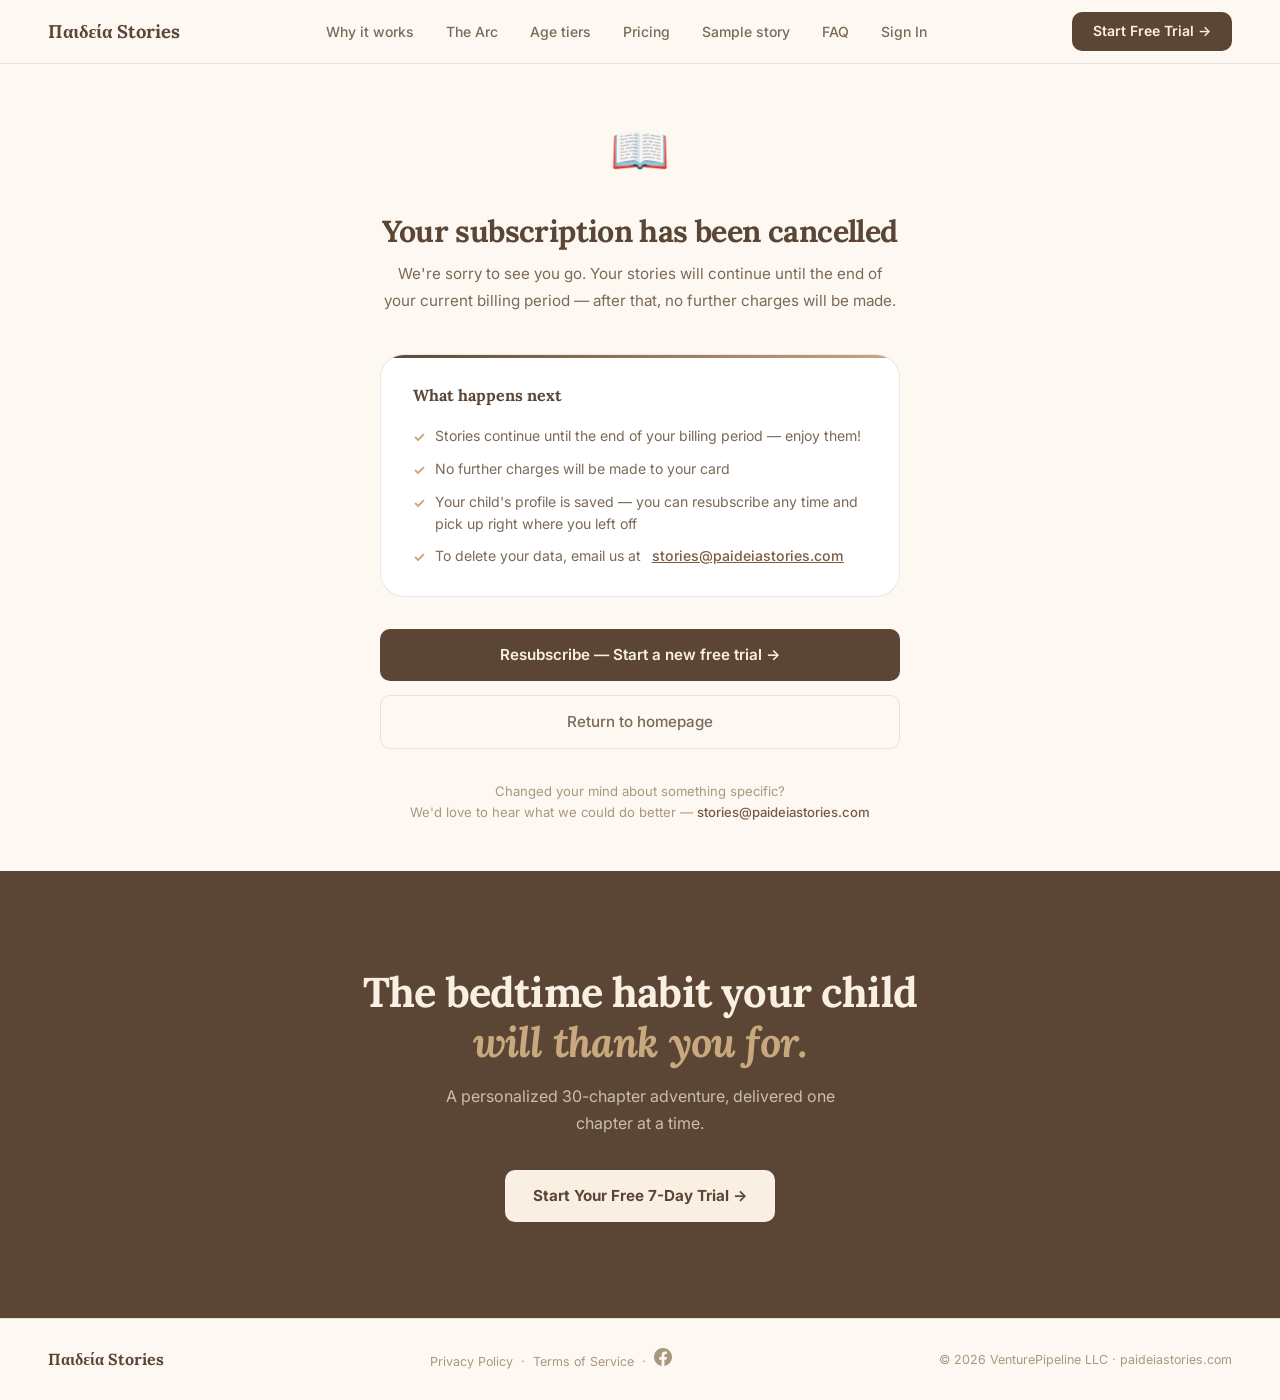
<file: canceled/index.html>
<!DOCTYPE html>
<html lang="en">
<head>
<meta charset="UTF-8">
<link rel="icon" type="image/svg+xml" href="/favicon.svg">
<meta name="viewport" content="width=device-width, initial-scale=1.0">
<title>Subscription Cancelled — Paideia Stories</title>
<link rel="preconnect" href="https://fonts.googleapis.com">
<link rel="preconnect" href="https://fonts.gstatic.com" crossorigin>
<link href="https://fonts.googleapis.com/css2?family=Lora:ital,wght@0,400;0,600;0,700;1,400;1,600&family=Inter:wght@400;500;600;700&display=swap" rel="stylesheet">
<link rel="stylesheet" href="/css/paideia.css">
<script src="/js/pixel.js"></script>
<noscript><img height="1" width="1" style="display:none" src="https://www.facebook.com/tr?id=1517837789692750&ev=PageView&noscript=1"/></noscript>
<style>
body{min-height:100vh;display:flex;flex-direction:column}
main{flex:1;display:flex;align-items:center;justify-content:center;padding:3rem 1.5rem}
.wrap{max-width:520px;width:100%;text-align:center}
.icon{font-size:3rem;margin-bottom:1.5rem;display:block}
.heading{font-family:'Lora',serif;font-size:1.9rem;font-weight:700;color:var(--brown);letter-spacing:-.02em;line-height:1.2;margin-bottom:.75rem}
.sub{font-size:.95rem;color:var(--muted);line-height:1.75;margin-bottom:2.5rem}
.info-card{background:#fff;border:1px solid var(--border);border-radius:var(--radius-xl);padding:1.75rem 2rem;margin-bottom:2rem;text-align:left;position:relative;overflow:hidden}
.info-card::before{content:'';position:absolute;top:0;left:0;right:0;height:3px;background:linear-gradient(90deg,var(--brown),var(--brown-light))}
.info-card h3{font-family:'Lora',serif;font-size:1rem;font-weight:700;color:var(--brown);margin-bottom:1rem}
.info-list{list-style:none;display:flex;flex-direction:column;gap:.65rem}
.info-list li{display:flex;align-items:flex-start;gap:.65rem;font-size:.88rem;color:var(--muted);line-height:1.55}
.info-list li::before{content:'✓';color:var(--brown-light);font-weight:700;flex-shrink:0;margin-top:.05rem}
.actions{display:flex;flex-direction:column;gap:.875rem;align-items:center}
.actions .btn-primary{width:100%;justify-content:center}
.actions .btn-ghost{width:100%;justify-content:center}
.feedback{margin-top:2rem;font-size:.82rem;color:var(--faint);line-height:1.6}
.feedback a{color:var(--brown-mid);text-decoration:none;font-weight:500}
.feedback a:hover{text-decoration:underline}
@media(max-width:600px){main{padding:2rem 1rem;align-items:flex-start;padding-top:3rem}}
</style>
</head>
<body>

<nav class="site-nav">
  <a href="/" class="nav-logo">Παιδεία Stories</a>
  <ul class="nav-links">
    <li><a href="/#why">Why it works</a></li>
    <li><a href="/#arc">The Arc</a></li>
    <li><a href="/#ages">Age tiers</a></li>
    <li><a href="/#pricing">Pricing</a></li>
    <li><a href="/sample/">Sample story</a></li>
    <li><a href="/faq/">FAQ</a></li>
    <li><a href="/login/">Sign In</a></li>
  </ul>
  <a href="/start/" class="nav-cta">Start Free Trial →</a>
  <button class="nav-hamburger" id="nav-hamburger" aria-label="Open menu">
    <span></span><span></span><span></span>
  </button>
</nav>
<div class="nav-mobile" id="nav-mobile">
  <a href="/#why">Why it works</a>
  <a href="/#arc">The Arc</a>
  <a href="/#ages">Age tiers</a>
  <a href="/#pricing">Pricing</a>
  <a href="/sample/">Sample story</a>
  <a href="/faq/">FAQ</a>
  <a href="/login/">Sign In</a>
  <a href="/start/" class="nav-cta-mobile">Start Free Trial →</a>
</div>
<script src="/js/nav.js"></script>

<main>
  <div class="wrap">
    <span class="icon">📖</span>
    <h1 class="heading">Your subscription has been cancelled</h1>
    <p class="sub">We're sorry to see you go. Your stories will continue until the end of your current billing period — after that, no further charges will be made.</p>
    <div class="info-card">
      <h3>What happens next</h3>
      <ul class="info-list">
        <li>Stories continue until the end of your billing period — enjoy them!</li>
        <li>No further charges will be made to your card</li>
        <li>Your child's profile is saved — you can resubscribe any time and pick up right where you left off</li>
        <li>To delete your data, email us at <a href="mailto:stories@paideiastories.com" style="color:var(--brown-mid);font-weight:500">stories@paideiastories.com</a></li>
      </ul>
    </div>
    <div class="actions">
      <a href="/start/" class="btn-primary">Resubscribe — Start a new free trial →</a>
      <a href="/" class="btn-ghost">Return to homepage</a>
    </div>
    <div class="feedback">
      Changed your mind about something specific?<br>
      We'd love to hear what we could do better —
      <a href="mailto:stories@paideiastories.com">stories@paideiastories.com</a>
    </div>
  </div>
</main>

<section class="cta-section">
  <h2>The bedtime habit your child<br><em>will thank you for.</em></h2>
  <p>A personalized 30-chapter adventure, delivered one chapter at a time.</p>
  <a href="/start/" class="btn-primary-light">Start Your Free 7-Day Trial →</a>
</section>

<footer class="site-footer">
  <a href="/" class="footer-logo">Παιδεία Stories</a>
  <p><a href="/privacy/" style="color:inherit;text-decoration:none">Privacy Policy</a><span style="margin:0 .5rem">·</span><a href="/terms/" style="color:inherit;text-decoration:none">Terms of Service</a><span style="margin:0 .5rem">·</span><a href="https://www.facebook.com/profile.php?id=61590463655828" target="_blank" rel="noopener noreferrer" aria-label="Facebook" style="color:inherit;text-decoration:none;display:inline-flex;align-items:center"><svg xmlns="http://www.w3.org/2000/svg" width="18" height="18" viewBox="0 0 24 24" fill="currentColor"><path d="M24 12.073C24 5.405 18.627 0 12 0S0 5.405 0 12.073C0 18.1 4.388 23.094 10.125 24v-8.437H7.078v-3.49h3.047V9.41c0-3.025 1.791-4.697 4.533-4.697 1.312 0 2.686.236 2.686.236v2.97h-1.513c-1.491 0-1.956.93-1.956 1.886v2.268h3.328l-.532 3.49h-2.796V24C19.612 23.094 24 18.1 24 12.073z"/></svg></a></p>
  <p>© 2026 VenturePipeline LLC · paideiastories.com</p>
</footer>
</body>
</html>
</file>
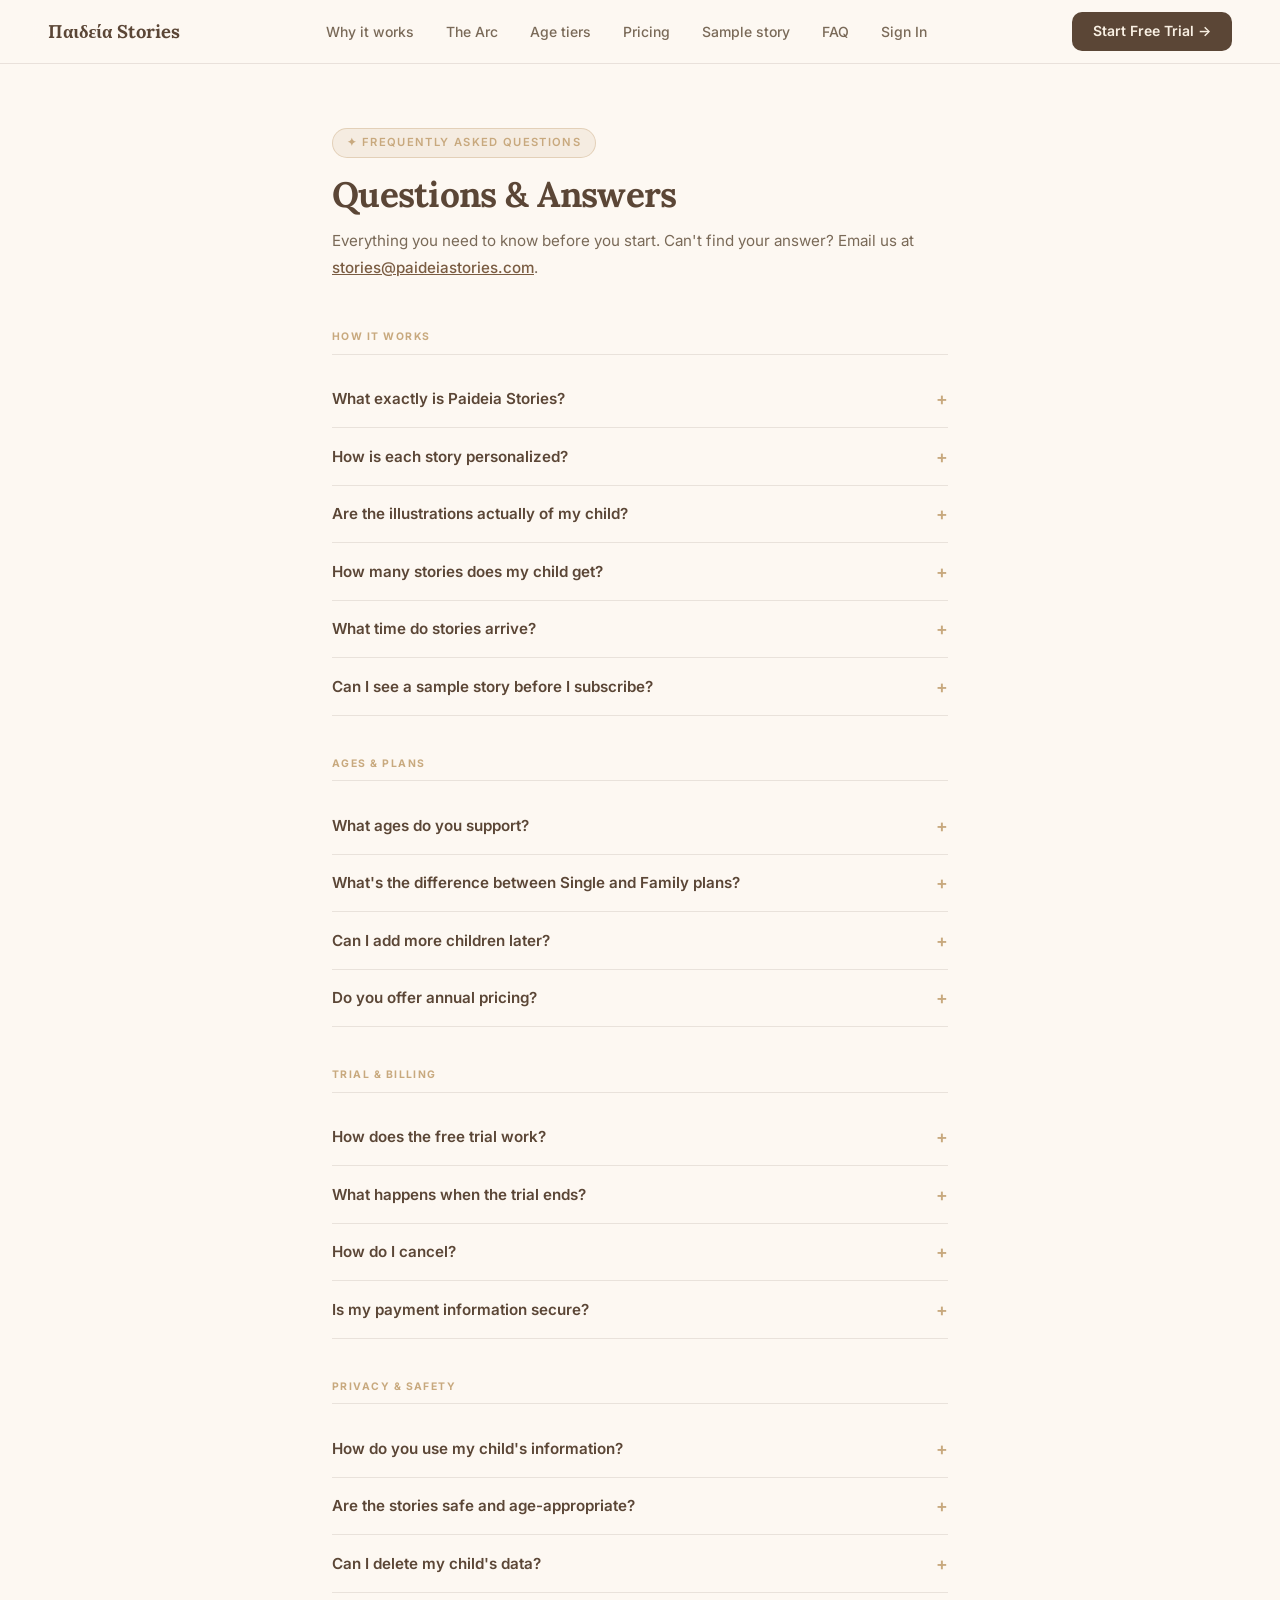
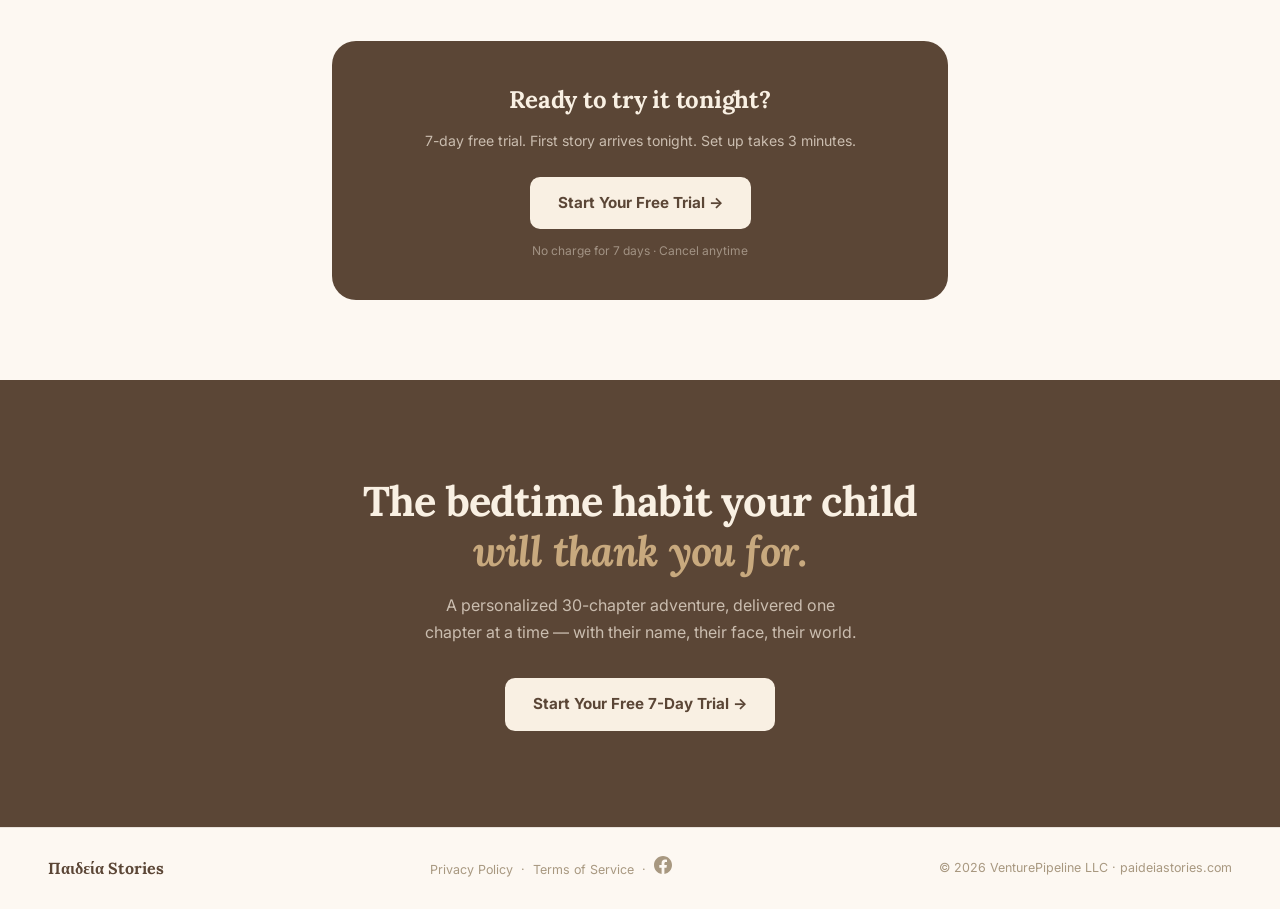
<file: faq/index.html>
<!DOCTYPE html>
<html lang="en">
<head>
<meta charset="UTF-8">
<link rel="icon" type="image/svg+xml" href="/favicon.svg">
<meta name="viewport" content="width=device-width, initial-scale=1.0">
<title>FAQ — Paideia Stories</title>
<meta name="description" content="Answers to common questions about Paideia Stories — personalized illustrated bedtime stories delivered to your inbox every night.">
<link rel="preconnect" href="https://fonts.googleapis.com">
<link rel="preconnect" href="https://fonts.gstatic.com" crossorigin>
<link href="https://fonts.googleapis.com/css2?family=Lora:ital,wght@0,400;0,600;0,700;1,400;1,600&family=Inter:wght@400;500;600;700&display=swap" rel="stylesheet">
<link rel="stylesheet" href="/css/paideia.css">
<script src="/js/pixel.js"></script>
<noscript><img height="1" width="1" style="display:none" src="https://www.facebook.com/tr?id=1517837789692750&ev=PageView&noscript=1"/></noscript>
<style>
.page{max-width:680px;margin:0 auto;padding:4rem 2rem 5rem}
.page-eyebrow{display:inline-flex;align-items:center;gap:.5rem;font-size:.7rem;font-weight:600;letter-spacing:.12em;text-transform:uppercase;color:var(--brown-light);background:rgba(200,169,126,.15);border:1px solid rgba(200,169,126,.4);border-radius:100px;padding:.3rem .9rem;margin-bottom:1rem}
.page-title{font-family:'Lora',serif;font-size:2.2rem;font-weight:700;color:var(--brown);letter-spacing:-.02em;line-height:1.2;margin-bottom:.75rem}
.page-sub{font-size:.95rem;color:var(--muted);line-height:1.75;margin-bottom:3rem}
.faq-section{margin-bottom:2.5rem}
.faq-section-title{font-size:.65rem;font-weight:700;letter-spacing:.14em;text-transform:uppercase;color:var(--brown-light);margin-bottom:1rem;padding-bottom:.5rem;border-bottom:1px solid var(--border)}
.faq-item{border-bottom:1px solid var(--border)}
.faq-question{width:100%;text-align:left;background:none;border:none;padding:1.1rem 0;font-family:'Inter',sans-serif;font-size:.95rem;font-weight:600;color:var(--brown);cursor:pointer;display:flex;align-items:center;justify-content:space-between;gap:1rem;line-height:1.4}
.faq-question:hover{color:var(--brown-mid)}
.faq-icon{font-size:1.1rem;color:var(--brown-light);flex-shrink:0;transition:transform .2s;line-height:1}
.faq-item.open .faq-icon{transform:rotate(45deg)}
.faq-answer{display:none;padding:0 0 1.25rem;font-size:.9rem;color:var(--muted);line-height:1.75}
.faq-item.open .faq-answer{display:block}
.faq-answer a{color:var(--brown-mid);text-decoration:none;font-weight:500}
.faq-answer a:hover{text-decoration:underline}
.faq-answer strong{color:var(--brown);font-weight:600}
.cta-card{background:var(--brown);border-radius:var(--radius-xl);padding:2.5rem;text-align:center;margin-top:3rem}
.cta-card h2{font-family:'Lora',serif;font-size:1.5rem;font-weight:700;color:var(--cream);margin-bottom:.65rem;letter-spacing:-.01em}
.cta-card p{font-size:.88rem;color:rgba(249,240,227,.7);line-height:1.65;margin-bottom:1.5rem}
.cta-note{font-size:.75rem;color:rgba(249,240,227,.45);margin-top:.75rem}
@media(max-width:600px){.page{padding:2.5rem 1.25rem 4rem}}
</style>
</head>
<body>

<nav class="site-nav">
  <a href="/" class="nav-logo">Παιδεία Stories</a>
  <ul class="nav-links">
    <li><a href="/#why">Why it works</a></li>
    <li><a href="/#arc">The Arc</a></li>
    <li><a href="/#ages">Age tiers</a></li>
    <li><a href="/#pricing">Pricing</a></li>
    <li><a href="/sample/">Sample story</a></li>
    <li><a href="/faq/">FAQ</a></li>
    <li><a href="/login/">Sign In</a></li>
  </ul>
  <a href="/start/" class="nav-cta">Start Free Trial →</a>
  <button class="nav-hamburger" id="nav-hamburger" aria-label="Open menu">
    <span></span><span></span><span></span>
  </button>
</nav>
<div class="nav-mobile" id="nav-mobile">
  <a href="/#why">Why it works</a>
  <a href="/#arc">The Arc</a>
  <a href="/#ages">Age tiers</a>
  <a href="/#pricing">Pricing</a>
  <a href="/sample/">Sample story</a>
  <a href="/faq/">FAQ</a>
  <a href="/login/">Sign In</a>
  <a href="/start/" class="nav-cta-mobile">Start Free Trial →</a>
</div>
<script src="/js/nav.js"></script>

<div class="page">
  <div class="page-eyebrow">✦ Frequently asked questions</div>
  <h1 class="page-title">Questions &amp; Answers</h1>
  <p class="page-sub">Everything you need to know before you start. Can't find your answer? Email us at <a href="mailto:stories@paideiastories.com" style="color:var(--brown-mid);font-weight:500">stories@paideiastories.com</a>.</p>

  <div class="faq-section">
    <div class="faq-section-title">How it works</div>
    <div class="faq-item">
      <button class="faq-question" onclick="toggle(this)">What exactly is Paideia Stories?<span class="faq-icon">+</span></button>
      <div class="faq-answer">Paideia Stories generates a unique, illustrated bedtime story personalized to your child every night — and delivers it directly to your email inbox at the time you choose. No app to open. No subscription box to manage. Just a story waiting for you at bedtime, ready to read aloud.</div>
    </div>
    <div class="faq-item">
      <button class="faq-question" onclick="toggle(this)">How is each story personalized?<span class="faq-icon">+</span></button>
      <div class="faq-answer">When you set up your child's profile, you tell us their name, age, appearance (hair, eyes, skin tone), interests, any themes to avoid, and their educational focus. Every story is generated fresh using this profile — your child appears as the central character, the story reflects their interests, and the vocabulary and complexity match their age tier. No two children receive the same story.</div>
    </div>
    <div class="faq-item">
      <button class="faq-question" onclick="toggle(this)">Are the illustrations actually of my child?<span class="faq-icon">+</span></button>
      <div class="faq-answer">Each story includes illustrated scenes generated to match your child's physical description — their hair color and style, eye color, skin tone, and gender. The character won't be a photograph of your child, but a warm, storybook-style illustration of a character that looks like them. Many parents tell us their children immediately recognize "themselves" in the images.</div>
    </div>
    <div class="faq-item">
      <button class="faq-question" onclick="toggle(this)">How many stories does my child get?<span class="faq-icon">+</span></button>
      <div class="faq-answer">One new story every night — 365 per year. Each story is generated fresh and unique. Your child will never receive a repeat.</div>
    </div>
    <div class="faq-item">
      <button class="faq-question" onclick="toggle(this)">What time do stories arrive?<span class="faq-icon">+</span></button>
      <div class="faq-answer">You choose the delivery time during setup — for example, 7:00 PM or 7:30 PM in your local timezone. The story arrives in your inbox at that time, ready to read at bedtime. You can update your delivery time from your account page at any time.</div>
    </div>
    <div class="faq-item">
      <button class="faq-question" onclick="toggle(this)">Can I see a sample story before I subscribe?<span class="faq-icon">+</span></button>
      <div class="faq-answer">Yes — we have a <a href="/sample/">full sample story</a> you can read right now. It shows the exact format, illustration style, vocabulary section, and moral that arrive in your inbox every night.</div>
    </div>
  </div>

  <div class="faq-section">
    <div class="faq-section-title">Ages &amp; plans</div>
    <div class="faq-item">
      <button class="faq-question" onclick="toggle(this)">What ages do you support?<span class="faq-icon">+</span></button>
      <div class="faq-answer">We support children from birth through age 10, across four tiers:<br><br>
        <strong>Dreamlings (0–2):</strong> Short, rhythmic, soothing — ~75 words, 6 illustrated scenes.<br>
        <strong>Sprouts (3–5):</strong> Warm and playful — ~250 words, 5 scenes, 2–3 new vocabulary words.<br>
        <strong>Readers (6–8):</strong> Classic storybook arc — ~500 words, 4 scenes, richer vocabulary.<br>
        <strong>Explorers (9–10):</strong> Sophisticated narratives — ~800 words, 3 scenes, complex vocabulary introduced naturally.</div>
    </div>
    <div class="faq-item">
      <button class="faq-question" onclick="toggle(this)">What's the difference between Single and Family plans?<span class="faq-icon">+</span></button>
      <div class="faq-answer">The <strong>Single plan ($14.99/month)</strong> supports one child profile. The <strong>Family plan ($24.99/month)</strong> supports up to 4 children — each with their own profile, their own story, and their own delivery time. Each child receives a completely different, personalized story every night.</div>
    </div>
    <div class="faq-item">
      <button class="faq-question" onclick="toggle(this)">Can I add more children later?<span class="faq-icon">+</span></button>
      <div class="faq-answer">Yes. If you start on the Single plan, you can upgrade to the Family plan at any time to add up to 3 more children. Contact us at <a href="mailto:stories@paideiastories.com">stories@paideiastories.com</a> to upgrade your plan.</div>
    </div>
    <div class="faq-item">
      <button class="faq-question" onclick="toggle(this)">Do you offer annual pricing?<span class="faq-icon">+</span></button>
      <div class="faq-answer">Yes. Annual plans save you about two months compared to monthly:<br><br>
        <strong>Annual Single:</strong> $149/year (vs $180 monthly) — save $31.<br>
        <strong>Annual Family:</strong> $249/year (vs $300 monthly) — save $51.<br><br>
        You can choose annual or monthly when you start your free trial.</div>
    </div>
  </div>

  <div class="faq-section">
    <div class="faq-section-title">Trial &amp; billing</div>
    <div class="faq-item">
      <button class="faq-question" onclick="toggle(this)">How does the free trial work?<span class="faq-icon">+</span></button>
      <div class="faq-answer">You get 7 days completely free. Your first story arrives tonight. We ask for a payment method upfront to start the trial, but <strong>you will not be charged until day 8</strong>. You can cancel any time during the trial at no cost.</div>
    </div>
    <div class="faq-item">
      <button class="faq-question" onclick="toggle(this)">What happens when the trial ends?<span class="faq-icon">+</span></button>
      <div class="faq-answer">After 7 days, your plan renews automatically and your card is charged. Stories continue uninterrupted. You'll receive an email reminder before the trial ends.</div>
    </div>
    <div class="faq-item">
      <button class="faq-question" onclick="toggle(this)">How do I cancel?<span class="faq-icon">+</span></button>
      <div class="faq-answer">You can cancel any time from your <a href="/account/">account page</a> — no phone calls, no forms. Stories continue until the end of your current billing period. We do not offer refunds for partial periods already paid.</div>
    </div>
    <div class="faq-item">
      <button class="faq-question" onclick="toggle(this)">Is my payment information secure?<span class="faq-icon">+</span></button>
      <div class="faq-answer">Yes. All payments are processed by Stripe, a PCI-compliant payment processor used by millions of businesses. We never store your card details.</div>
    </div>
  </div>

  <div class="faq-section">
    <div class="faq-section-title">Privacy &amp; safety</div>
    <div class="faq-item">
      <button class="faq-question" onclick="toggle(this)">How do you use my child's information?<span class="faq-icon">+</span></button>
      <div class="faq-answer">Your child's profile information (name, age, appearance, interests) is used only to generate their personalized stories. We do not sell it, share it with advertisers, or use it for any other purpose. You can read our full <a href="/privacy/">Privacy Policy</a> for details.</div>
    </div>
    <div class="faq-item">
      <button class="faq-question" onclick="toggle(this)">Are the stories safe and age-appropriate?<span class="faq-icon">+</span></button>
      <div class="faq-answer">Yes. Every story is generated with strict content guidelines — no violence, no scary themes, no inappropriate content. You can also specify themes to avoid in your child's profile (for example, "no spiders" or "no loud noises"). Stories are calibrated to your child's exact age tier.</div>
    </div>
    <div class="faq-item">
      <button class="faq-question" onclick="toggle(this)">Can I delete my child's data?<span class="faq-icon">+</span></button>
      <div class="faq-answer">Yes. Email us at <a href="mailto:stories@paideiastories.com">stories@paideiastories.com</a> and we will delete your child's profile and all associated story history within 30 days.</div>
    </div>
  </div>

  <div class="cta-card">
    <h2>Ready to try it tonight?</h2>
    <p>7-day free trial. First story arrives tonight. Set up takes 3 minutes.</p>
    <a href="/start/" class="btn-primary-light">Start Your Free Trial →</a>
    <div class="cta-note">No charge for 7 days · Cancel anytime</div>
  </div>
</div>

<section class="cta-section">
  <h2>The bedtime habit your child<br><em>will thank you for.</em></h2>
  <p>A personalized 30-chapter adventure, delivered one chapter at a time — with their name, their face, their world.</p>
  <a href="/start/" class="btn-primary-light">Start Your Free 7-Day Trial →</a>
</section>

<footer class="site-footer">
  <a href="/" class="footer-logo">Παιδεία Stories</a>
  <p><a href="/privacy/" style="color:inherit;text-decoration:none">Privacy Policy</a><span style="margin:0 .5rem">·</span><a href="/terms/" style="color:inherit;text-decoration:none">Terms of Service</a><span style="margin:0 .5rem">·</span><a href="https://www.facebook.com/profile.php?id=61590463655828" target="_blank" rel="noopener noreferrer" aria-label="Facebook" style="color:inherit;text-decoration:none;display:inline-flex;align-items:center"><svg xmlns="http://www.w3.org/2000/svg" width="18" height="18" viewBox="0 0 24 24" fill="currentColor"><path d="M24 12.073C24 5.405 18.627 0 12 0S0 5.405 0 12.073C0 18.1 4.388 23.094 10.125 24v-8.437H7.078v-3.49h3.047V9.41c0-3.025 1.791-4.697 4.533-4.697 1.312 0 2.686.236 2.686.236v2.97h-1.513c-1.491 0-1.956.93-1.956 1.886v2.268h3.328l-.532 3.49h-2.796V24C19.612 23.094 24 18.1 24 12.073z"/></svg></a></p>
  <p>© 2026 VenturePipeline LLC · paideiastories.com</p>
</footer>

<script>
function toggle(btn){
  var item = btn.closest('.faq-item');
  var wasOpen = item.classList.contains('open');
  document.querySelectorAll('.faq-item.open').forEach(function(el){el.classList.remove('open')});
  if(!wasOpen) item.classList.add('open');
}
</script>
</body>
</html>
</file>
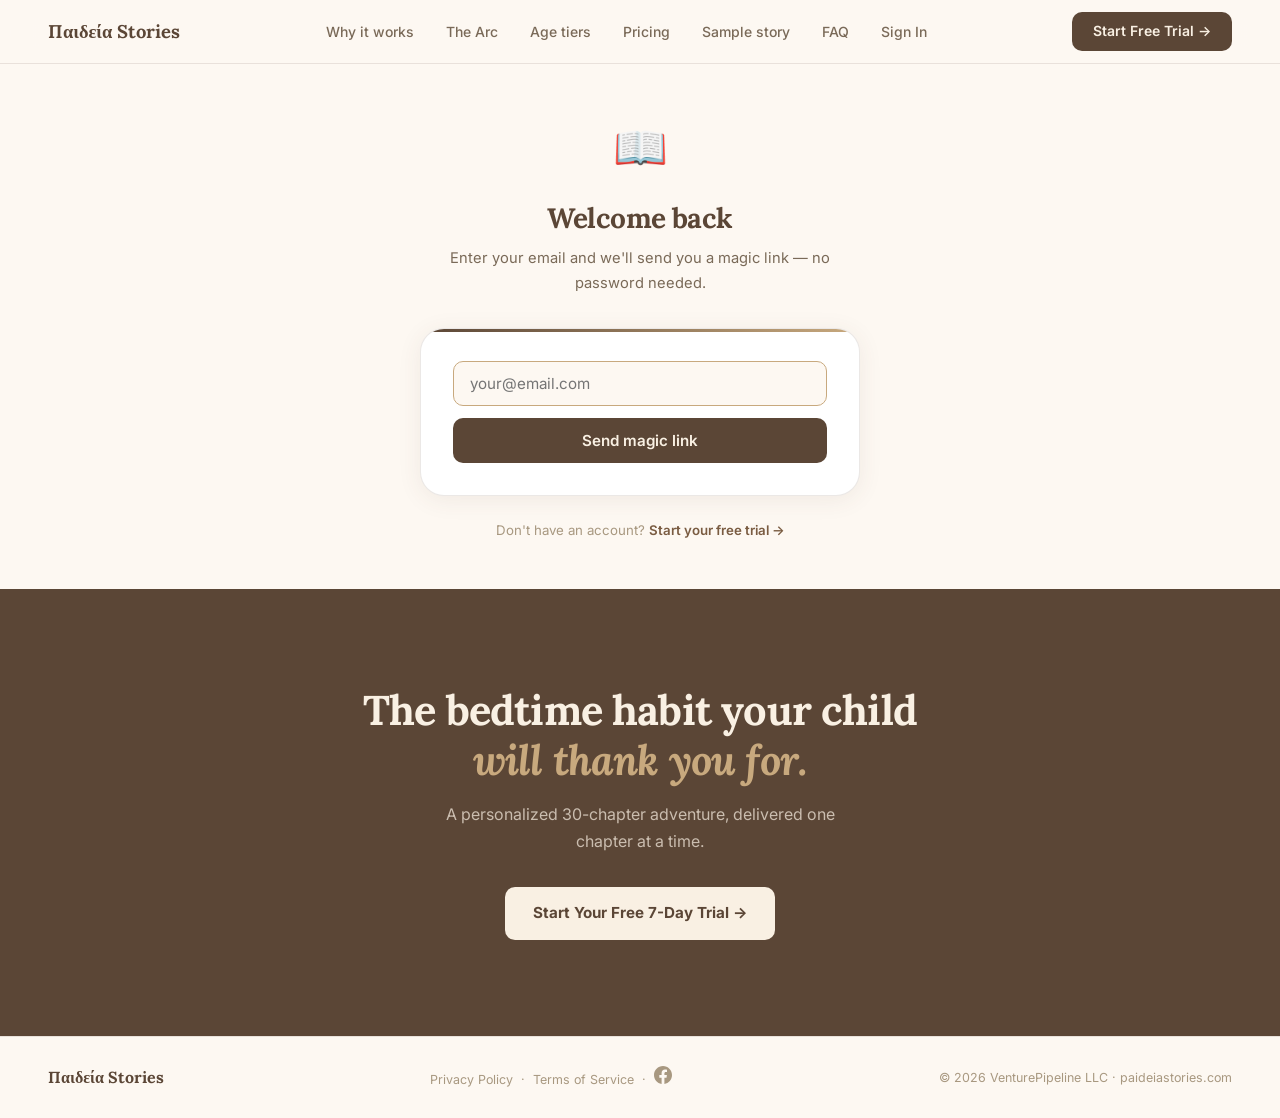
<file: login/index.html>
<!DOCTYPE html>
<html lang="en">
<head>
<meta charset="UTF-8">
<link rel="icon" type="image/svg+xml" href="/favicon.svg">
<meta name="viewport" content="width=device-width, initial-scale=1.0">
<title>Sign In — Paideia Stories</title>
<link rel="preconnect" href="https://fonts.googleapis.com">
<link rel="preconnect" href="https://fonts.gstatic.com" crossorigin>
<link href="https://fonts.googleapis.com/css2?family=Lora:ital,wght@0,400;0,600;0,700;1,400;1,600&family=Inter:wght@400;500;600;700&display=swap" rel="stylesheet">
<link rel="stylesheet" href="/css/paideia.css">
<script src="/js/pixel.js"></script>
<noscript><img height="1" width="1" style="display:none" src="https://www.facebook.com/tr?id=1517837789692750&ev=PageView&noscript=1"/></noscript>
<style>
body{min-height:100vh;display:flex;flex-direction:column}
main{flex:1;display:flex;align-items:center;justify-content:center;padding:3rem 1.5rem}
.login-wrap{width:100%;max-width:440px;text-align:center}
.login-icon{font-size:2.75rem;margin-bottom:1.25rem;display:block}
.login-heading{font-family:'Lora',serif;font-size:1.75rem;font-weight:700;color:var(--brown);margin-bottom:.65rem;letter-spacing:-.02em;line-height:1.2}
.login-sub{font-size:.92rem;color:var(--muted);line-height:1.7;margin-bottom:2rem}
.login-card{background:#fff;border:1px solid var(--border);border-radius:var(--radius-xl);padding:2rem;box-shadow:0 4px 24px rgba(91,70,54,.08);position:relative;overflow:hidden}
.login-card::before{content:'';position:absolute;top:0;left:0;right:0;height:3px;background:linear-gradient(90deg,var(--brown),var(--brown-light))}
.login-input{width:100%;padding:.75rem 1rem;border:1px solid var(--border);border-radius:var(--radius);font-family:'Inter',sans-serif;font-size:.95rem;color:var(--text);background:var(--parchment);margin-bottom:.75rem;outline:none;transition:border-color .15s}
.login-input:focus{border-color:var(--brown-light)}
.login-input.invalid{border-color:var(--red)}
.btn-login{width:100%;padding:.8rem;background:var(--brown);color:var(--cream);border:none;border-radius:var(--radius);font-family:'Inter',sans-serif;font-size:.95rem;font-weight:600;cursor:pointer;transition:background .15s}
.btn-login:hover{background:var(--brown-mid)}
.btn-login:disabled{opacity:.5;cursor:not-allowed}
.verifying{text-align:center;padding:1.5rem 0}
.verifying-spinner{width:36px;height:36px;border:3px solid var(--parchment2);border-top-color:var(--brown);border-radius:50%;animation:spin .8s linear infinite;margin:0 auto 1rem}
@keyframes spin{to{transform:rotate(360deg)}}
.verifying-text{font-size:.92rem;color:var(--muted)}
.signup-link{margin-top:1.5rem;font-size:.83rem;color:var(--faint)}
.signup-link a{color:var(--brown-mid);text-decoration:none;font-weight:600}
.signup-link a:hover{text-decoration:underline}
@media(max-width:600px){main{padding:2rem 1rem;align-items:flex-start;padding-top:3rem}}
</style>
</head>
<body>

<nav class="site-nav">
  <a href="/" class="nav-logo">Παιδεία Stories</a>
  <ul class="nav-links">
    <li><a href="/#why">Why it works</a></li>
    <li><a href="/#arc">The Arc</a></li>
    <li><a href="/#ages">Age tiers</a></li>
    <li><a href="/#pricing">Pricing</a></li>
    <li><a href="/sample/">Sample story</a></li>
    <li><a href="/faq/">FAQ</a></li>
    <li><a href="/login/">Sign In</a></li>
  </ul>
  <a href="/start/" class="nav-cta">Start Free Trial →</a>
  <button class="nav-hamburger" id="nav-hamburger" aria-label="Open menu">
    <span></span><span></span><span></span>
  </button>
</nav>
<div class="nav-mobile" id="nav-mobile">
  <a href="/#why">Why it works</a>
  <a href="/#arc">The Arc</a>
  <a href="/#ages">Age tiers</a>
  <a href="/#pricing">Pricing</a>
  <a href="/sample/">Sample story</a>
  <a href="/faq/">FAQ</a>
  <a href="/login/">Sign In</a>
  <a href="/start/" class="nav-cta-mobile">Start Free Trial →</a>
</div>
<script src="/js/nav.js"></script>

<main>
  <div class="login-wrap" id="login-wrap">
    <span class="login-icon">📖</span>
    <h1 class="login-heading">Welcome back</h1>
    <p class="login-sub">Enter your email and we'll send you a magic link — no password needed.</p>
    <div class="login-card">
      <input type="email" class="login-input" id="login-email" placeholder="your@email.com" autocomplete="email">
      <button class="btn-login" id="login-btn" onclick="sendLoginLink()">Send magic link</button>
      <div class="msg msg-success" id="login-success">✓ Check your inbox — your magic link is on the way. You can close this tab.</div>
      <div class="msg msg-error" id="login-error">Something went wrong. Please try again.</div>
    </div>
    <p class="signup-link">Don't have an account? <a href="/start/">Start your free trial →</a></p>
  </div>

  <div class="login-wrap" id="verify-wrap" style="display:none">
    <div class="login-card">
      <div class="verifying" id="verifying-state">
        <div class="verifying-spinner"></div>
        <p class="verifying-text">Signing you in…</p>
      </div>
      <div class="msg msg-success" id="verify-success" style="display:none;text-align:center;padding:1rem">✓ You're signed in! Redirecting to your account…</div>
      <div class="msg msg-error" id="verify-error" style="display:none;text-align:center;padding:1rem">
        This link has expired or already been used.<br><br>
        <a href="/login/" style="color:var(--red);font-weight:600">Request a new link →</a>
      </div>
    </div>
  </div>
</main>

<section class="cta-section">
  <h2>The bedtime habit your child<br><em>will thank you for.</em></h2>
  <p>A personalized 30-chapter adventure, delivered one chapter at a time.</p>
  <a href="/start/" class="btn-primary-light">Start Your Free 7-Day Trial →</a>
</section>

<footer class="site-footer">
  <a href="/" class="footer-logo">Παιδεία Stories</a>
  <p><a href="/privacy/" style="color:inherit;text-decoration:none">Privacy Policy</a><span style="margin:0 .5rem">·</span><a href="/terms/" style="color:inherit;text-decoration:none">Terms of Service</a><span style="margin:0 .5rem">·</span><a href="https://www.facebook.com/profile.php?id=61590463655828" target="_blank" rel="noopener noreferrer" aria-label="Facebook" style="color:inherit;text-decoration:none;display:inline-flex;align-items:center"><svg xmlns="http://www.w3.org/2000/svg" width="18" height="18" viewBox="0 0 24 24" fill="currentColor"><path d="M24 12.073C24 5.405 18.627 0 12 0S0 5.405 0 12.073C0 18.1 4.388 23.094 10.125 24v-8.437H7.078v-3.49h3.047V9.41c0-3.025 1.791-4.697 4.533-4.697 1.312 0 2.686.236 2.686.236v2.97h-1.513c-1.491 0-1.956.93-1.956 1.886v2.268h3.328l-.532 3.49h-2.796V24C19.612 23.094 24 18.1 24 12.073z"/></svg></a></p>
  <p>© 2026 VenturePipeline LLC · paideiastories.com</p>
</footer>

<script>
const API = 'https://api.paideiastories.com';
const params = new URLSearchParams(window.location.search);
const token = params.get('token');
const error = params.get('error');

if(token){
  document.getElementById('login-wrap').style.display='none';
  document.getElementById('verify-wrap').style.display='block';
  window.location.href=`${API}/api/ps/verify-login?token=${encodeURIComponent(token)}`;
}else if(error){
  document.getElementById('login-wrap').style.display='none';
  document.getElementById('verify-wrap').style.display='block';
  document.getElementById('verifying-state').style.display='none';
  document.getElementById('verify-error').style.display='block';
}else{
  document.getElementById('login-email').focus();
}

async function sendLoginLink(){
  var emailEl=document.getElementById('login-email');
  var btn=document.getElementById('login-btn');
  var success=document.getElementById('login-success');
  var err=document.getElementById('login-error');
  success.style.display='none'; err.style.display='none';
  emailEl.classList.remove('invalid');
  var email=emailEl.value.trim();
  if(!email||!email.includes('@')){emailEl.classList.add('invalid');emailEl.focus();return;}
  btn.disabled=true; btn.textContent='Sending\u2026';
  try{
    var res=await fetch(`${API}/api/ps/send-login`,{method:'POST',headers:{'Content-Type':'application/json'},body:JSON.stringify({email})});
    if(res.ok){success.style.display='block';btn.textContent='Sent!';emailEl.style.display='none';}
    else throw new Error();
  }catch{err.style.display='block';btn.disabled=false;btn.textContent='Send magic link';}
}
document.getElementById('login-email').addEventListener('keydown',function(e){if(e.key==='Enter')sendLoginLink();});
</script>
</body>
</html>
</file>
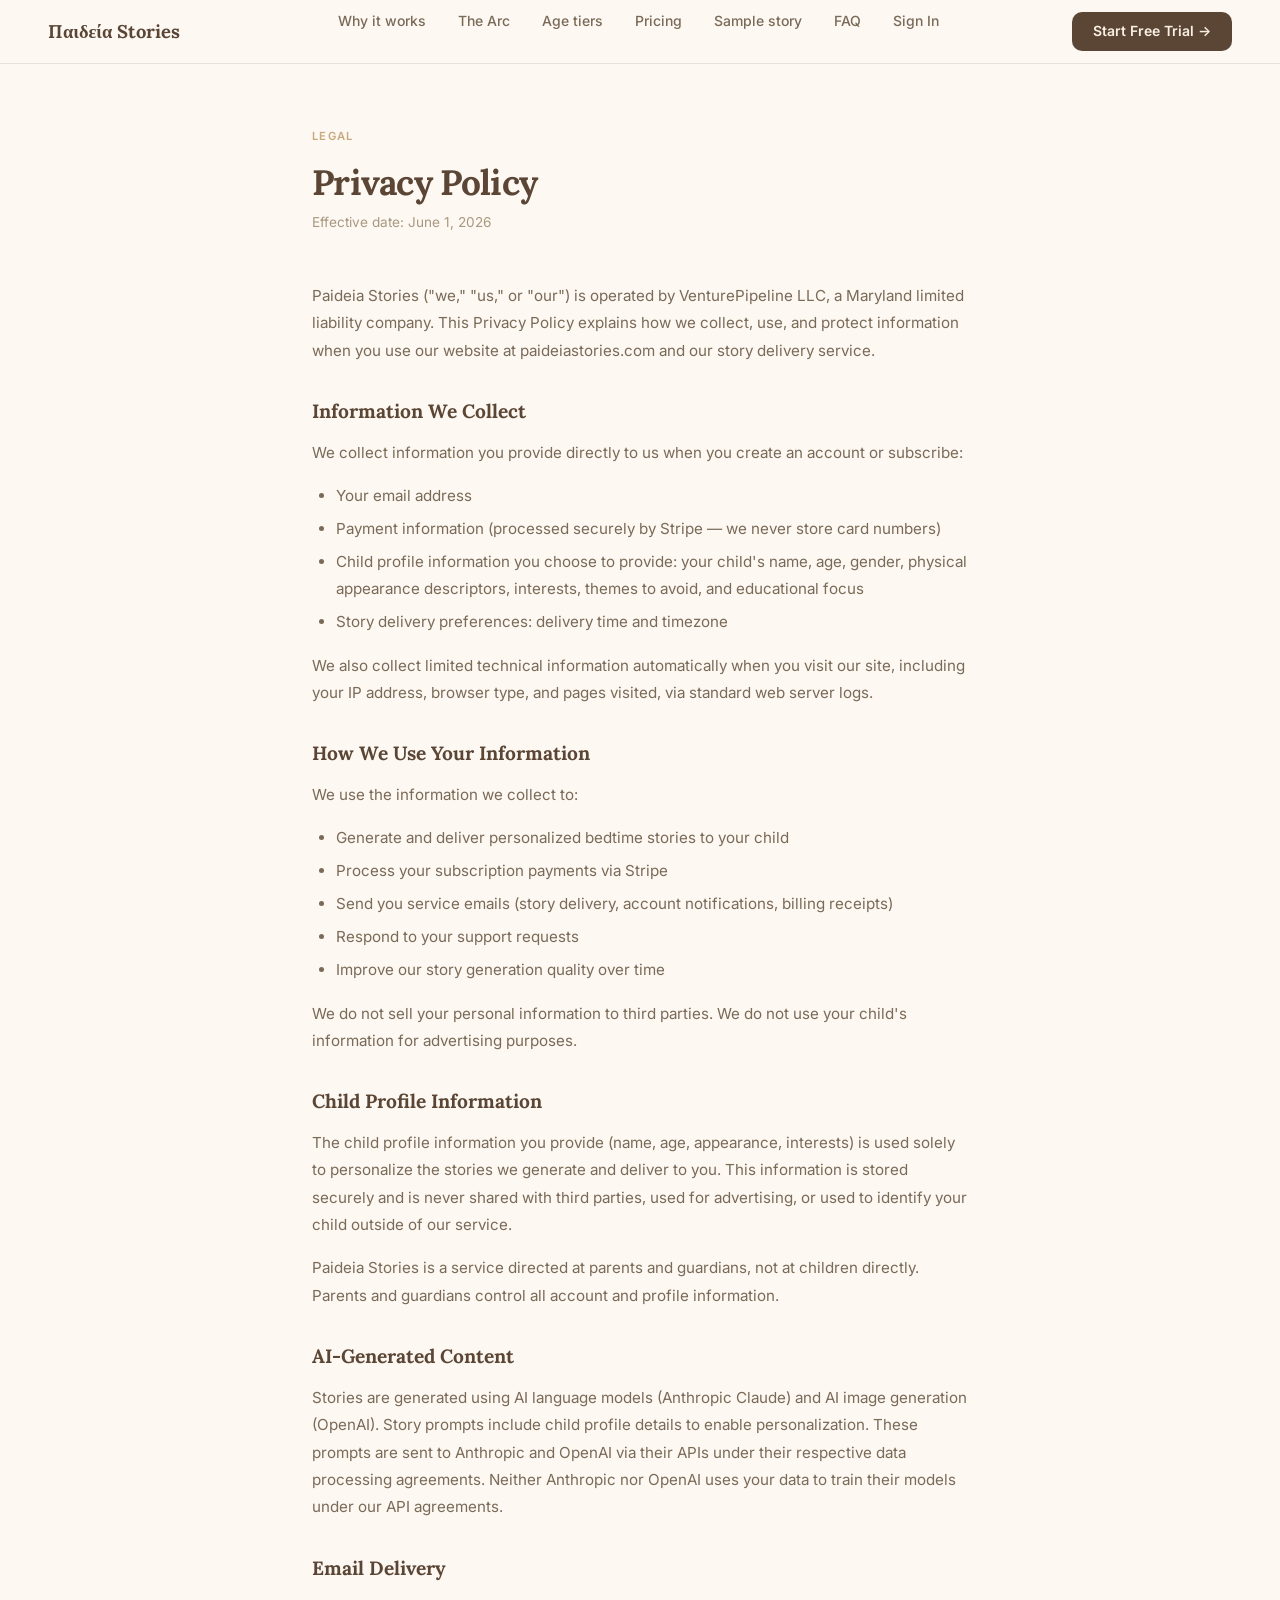
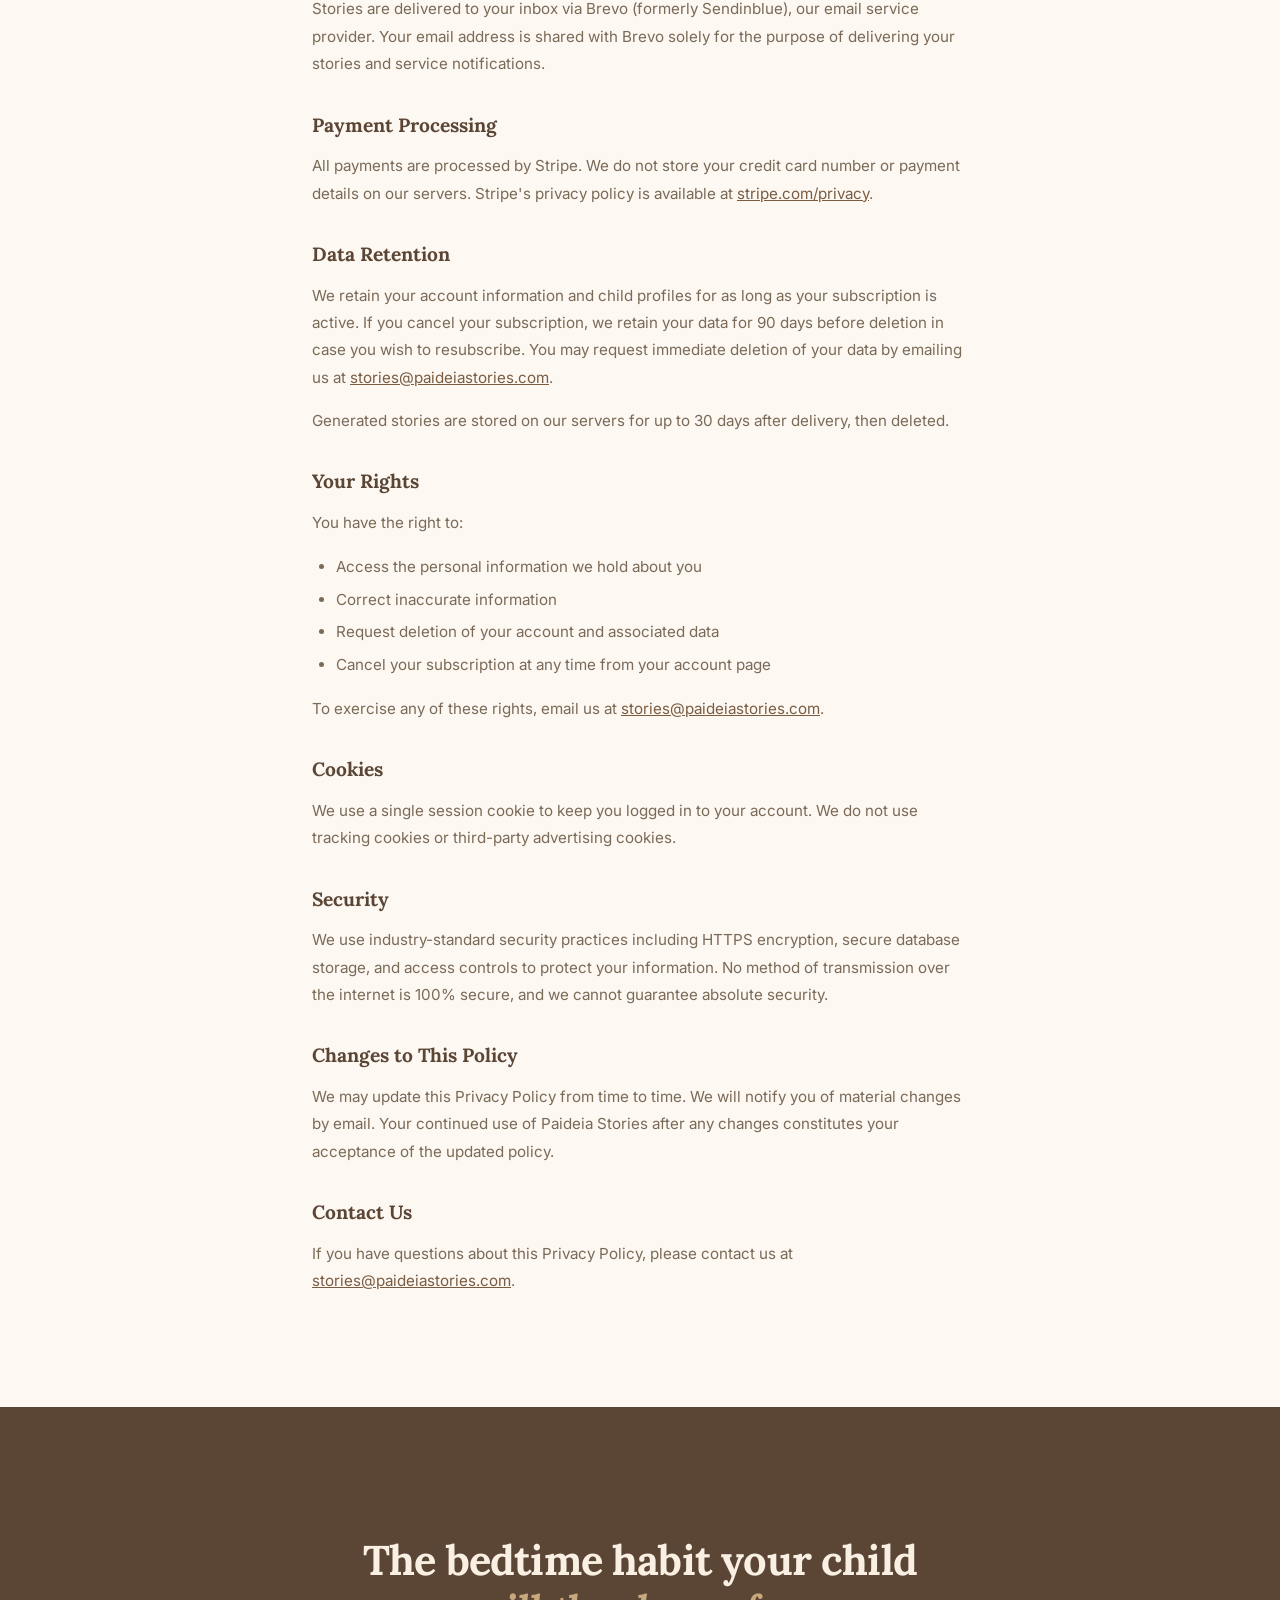
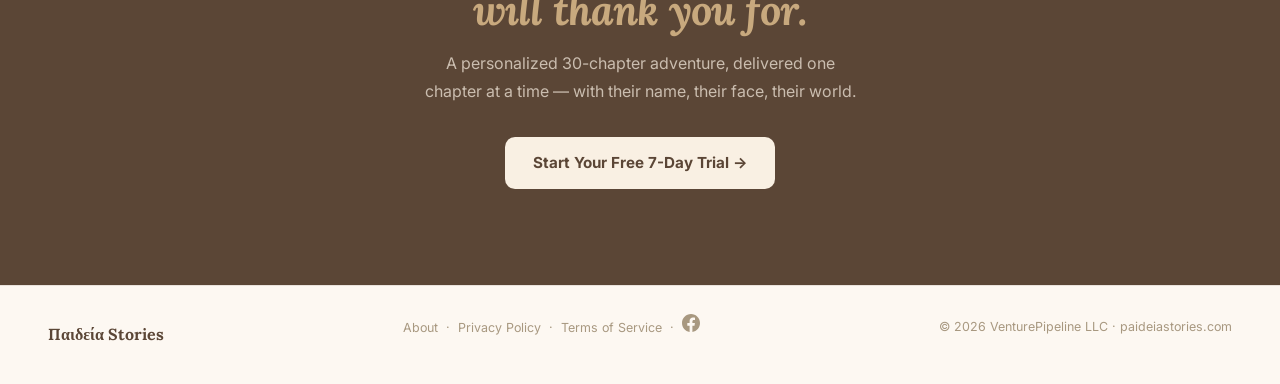
<file: privacy/index.html>
<!DOCTYPE html>
<html lang="en">
<head>
<meta charset="UTF-8">
<link rel="icon" type="image/svg+xml" href="/favicon.svg">
<meta name="viewport" content="width=device-width, initial-scale=1.0">
<title>Privacy Policy — Paideia Stories</title>
<link rel="preconnect" href="https://fonts.googleapis.com">
<link rel="preconnect" href="https://fonts.gstatic.com" crossorigin>
<link href="https://fonts.googleapis.com/css2?family=Lora:ital,wght@0,400;0,600;0,700;1,400;1,600&family=Inter:wght@400;500;600;700&display=swap" rel="stylesheet">
<link rel="stylesheet" href="/css/paideia.css">
<script src="/js/pixel.js"></script>
<noscript><img height="1" width="1" style="display:none" src="https://www.facebook.com/tr?id=1517837789692750&ev=PageView&noscript=1"/></noscript>
<style>
.page{max-width:720px;margin:0 auto;padding:4rem 2rem 6rem}
.page-eyebrow{font-size:.7rem;font-weight:600;letter-spacing:.12em;text-transform:uppercase;color:var(--brown-light);margin-bottom:1rem}
.page-title{font-family:'Lora',serif;font-size:2.2rem;font-weight:700;letter-spacing:-.02em;color:var(--brown);line-height:1.2;margin-bottom:.5rem}
.page-date{font-size:.85rem;color:var(--faint);margin-bottom:3rem}
h2{font-family:'Lora',serif;font-size:1.2rem;font-weight:700;color:var(--brown);margin-bottom:.75rem;margin-top:2rem}
p{color:var(--muted);line-height:1.8;margin-bottom:1rem;font-size:.95rem}
ul{color:var(--muted);line-height:1.8;margin-bottom:1rem;padding-left:1.5rem;font-size:.95rem}
ul li{margin-bottom:.35rem}
a{color:var(--brown-mid);text-decoration:underline}
@media(max-width:600px){.page{padding:2.5rem 1.25rem 4rem}}
</style>
</head>
<body>

<nav class="site-nav">
  <a href="/" class="nav-logo">Παιδεία Stories</a>
  <ul class="nav-links">
    <li><a href="/#why">Why it works</a></li>
    <li><a href="/#arc">The Arc</a></li>
    <li><a href="/#ages">Age tiers</a></li>
    <li><a href="/#pricing">Pricing</a></li>
    <li><a href="/sample/">Sample story</a></li>
    <li><a href="/faq/">FAQ</a></li>
    <li><a href="/login/">Sign In</a></li>
  </ul>
  <a href="/start/" class="nav-cta">Start Free Trial →</a>
  <button class="nav-hamburger" id="nav-hamburger" aria-label="Open menu">
    <span></span><span></span><span></span>
  </button>
</nav>
<div class="nav-mobile" id="nav-mobile">
  <a href="/#why">Why it works</a>
  <a href="/#arc">The Arc</a>
  <a href="/#ages">Age tiers</a>
  <a href="/#pricing">Pricing</a>
  <a href="/sample/">Sample story</a>
  <a href="/faq/">FAQ</a>
  <a href="/login/">Sign In</a>
  <a href="/start/" class="nav-cta-mobile">Start Free Trial →</a>
</div>
<script src="/js/nav.js"></script>

<div class="page">
  <div class="page-eyebrow">Legal</div>
  <h1 class="page-title">Privacy Policy</h1>
  <div class="page-date">Effective date: June 1, 2026</div>

  <p>Paideia Stories ("we," "us," or "our") is operated by VenturePipeline LLC, a Maryland limited liability company. This Privacy Policy explains how we collect, use, and protect information when you use our website at paideiastories.com and our story delivery service.</p>

  <h2>Information We Collect</h2>
  <p>We collect information you provide directly to us when you create an account or subscribe:</p>
  <ul>
    <li>Your email address</li>
    <li>Payment information (processed securely by Stripe — we never store card numbers)</li>
    <li>Child profile information you choose to provide: your child's name, age, gender, physical appearance descriptors, interests, themes to avoid, and educational focus</li>
    <li>Story delivery preferences: delivery time and timezone</li>
  </ul>
  <p>We also collect limited technical information automatically when you visit our site, including your IP address, browser type, and pages visited, via standard web server logs.</p>

  <h2>How We Use Your Information</h2>
  <p>We use the information we collect to:</p>
  <ul>
    <li>Generate and deliver personalized bedtime stories to your child</li>
    <li>Process your subscription payments via Stripe</li>
    <li>Send you service emails (story delivery, account notifications, billing receipts)</li>
    <li>Respond to your support requests</li>
    <li>Improve our story generation quality over time</li>
  </ul>
  <p>We do not sell your personal information to third parties. We do not use your child's information for advertising purposes.</p>

  <h2>Child Profile Information</h2>
  <p>The child profile information you provide (name, age, appearance, interests) is used solely to personalize the stories we generate and deliver to you. This information is stored securely and is never shared with third parties, used for advertising, or used to identify your child outside of our service.</p>
  <p>Paideia Stories is a service directed at parents and guardians, not at children directly. Parents and guardians control all account and profile information.</p>

  <h2>AI-Generated Content</h2>
  <p>Stories are generated using AI language models (Anthropic Claude) and AI image generation (OpenAI). Story prompts include child profile details to enable personalization. These prompts are sent to Anthropic and OpenAI via their APIs under their respective data processing agreements. Neither Anthropic nor OpenAI uses your data to train their models under our API agreements.</p>

  <h2>Email Delivery</h2>
  <p>Stories are delivered to your inbox via Brevo (formerly Sendinblue), our email service provider. Your email address is shared with Brevo solely for the purpose of delivering your stories and service notifications.</p>

  <h2>Payment Processing</h2>
  <p>All payments are processed by Stripe. We do not store your credit card number or payment details on our servers. Stripe's privacy policy is available at <a href="https://stripe.com/privacy" target="_blank" rel="noopener noreferrer">stripe.com/privacy</a>.</p>

  <h2>Data Retention</h2>
  <p>We retain your account information and child profiles for as long as your subscription is active. If you cancel your subscription, we retain your data for 90 days before deletion in case you wish to resubscribe. You may request immediate deletion of your data by emailing us at <a href="mailto:stories@paideiastories.com">stories@paideiastories.com</a>.</p>
  <p>Generated stories are stored on our servers for up to 30 days after delivery, then deleted.</p>

  <h2>Your Rights</h2>
  <p>You have the right to:</p>
  <ul>
    <li>Access the personal information we hold about you</li>
    <li>Correct inaccurate information</li>
    <li>Request deletion of your account and associated data</li>
    <li>Cancel your subscription at any time from your account page</li>
  </ul>
  <p>To exercise any of these rights, email us at <a href="mailto:stories@paideiastories.com">stories@paideiastories.com</a>.</p>

  <h2>Cookies</h2>
  <p>We use a single session cookie to keep you logged in to your account. We do not use tracking cookies or third-party advertising cookies.</p>

  <h2>Security</h2>
  <p>We use industry-standard security practices including HTTPS encryption, secure database storage, and access controls to protect your information. No method of transmission over the internet is 100% secure, and we cannot guarantee absolute security.</p>

  <h2>Changes to This Policy</h2>
  <p>We may update this Privacy Policy from time to time. We will notify you of material changes by email. Your continued use of Paideia Stories after any changes constitutes your acceptance of the updated policy.</p>

  <h2>Contact Us</h2>
  <p>If you have questions about this Privacy Policy, please contact us at <a href="mailto:stories@paideiastories.com">stories@paideiastories.com</a>.</p>
</div>

<section class="cta-section">
  <h2>The bedtime habit your child<br><em>will thank you for.</em></h2>
  <p>A personalized 30-chapter adventure, delivered one chapter at a time — with their name, their face, their world.</p>
  <a href="/start/" class="btn-primary-light">Start Your Free 7-Day Trial →</a>
</section>

<footer class="site-footer">
  <a href="/" class="footer-logo">Παιδεία Stories</a>
  <p><a href="/about/" style="color:inherit;text-decoration:none">About</a><span style="margin:0 .5rem">·</span><a href="/privacy/" style="color:inherit;text-decoration:none">Privacy Policy</a><span style="margin:0 .5rem">·</span><a href="/terms/" style="color:inherit;text-decoration:none">Terms of Service</a><span style="margin:0 .5rem">·</span><a href="https://www.facebook.com/profile.php?id=61590463655828" target="_blank" rel="noopener noreferrer" aria-label="Facebook" style="color:inherit;text-decoration:none;display:inline-flex;align-items:center"><svg xmlns="http://www.w3.org/2000/svg" width="18" height="18" viewBox="0 0 24 24" fill="currentColor"><path d="M24 12.073C24 5.405 18.627 0 12 0S0 5.405 0 12.073C0 18.1 4.388 23.094 10.125 24v-8.437H7.078v-3.49h3.047V9.41c0-3.025 1.791-4.697 4.533-4.697 1.312 0 2.686.236 2.686.236v2.97h-1.513c-1.491 0-1.956.93-1.956 1.886v2.268h3.328l-.532 3.49h-2.796V24C19.612 23.094 24 18.1 24 12.073z"/></svg></a></p>
  <p>© 2026 VenturePipeline LLC · paideiastories.com</p>
</footer>
</body>
</html>
</file>
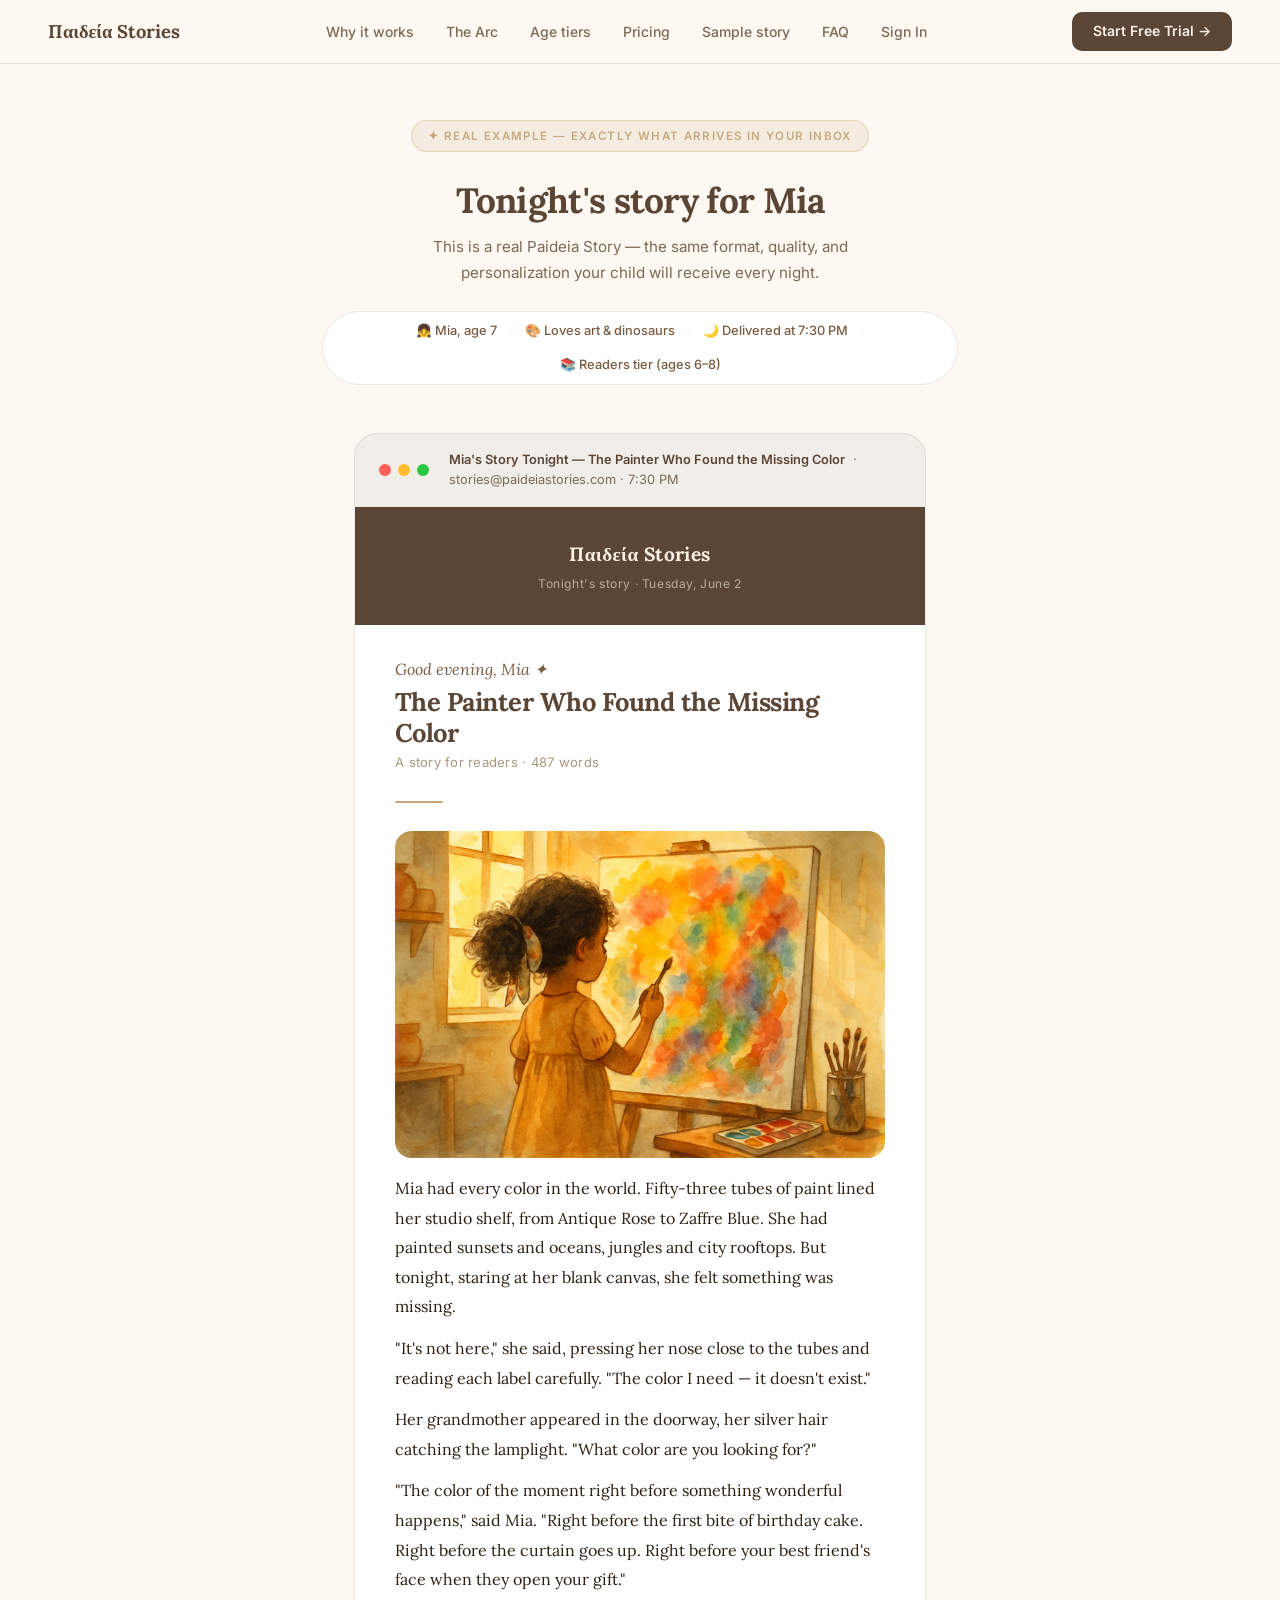
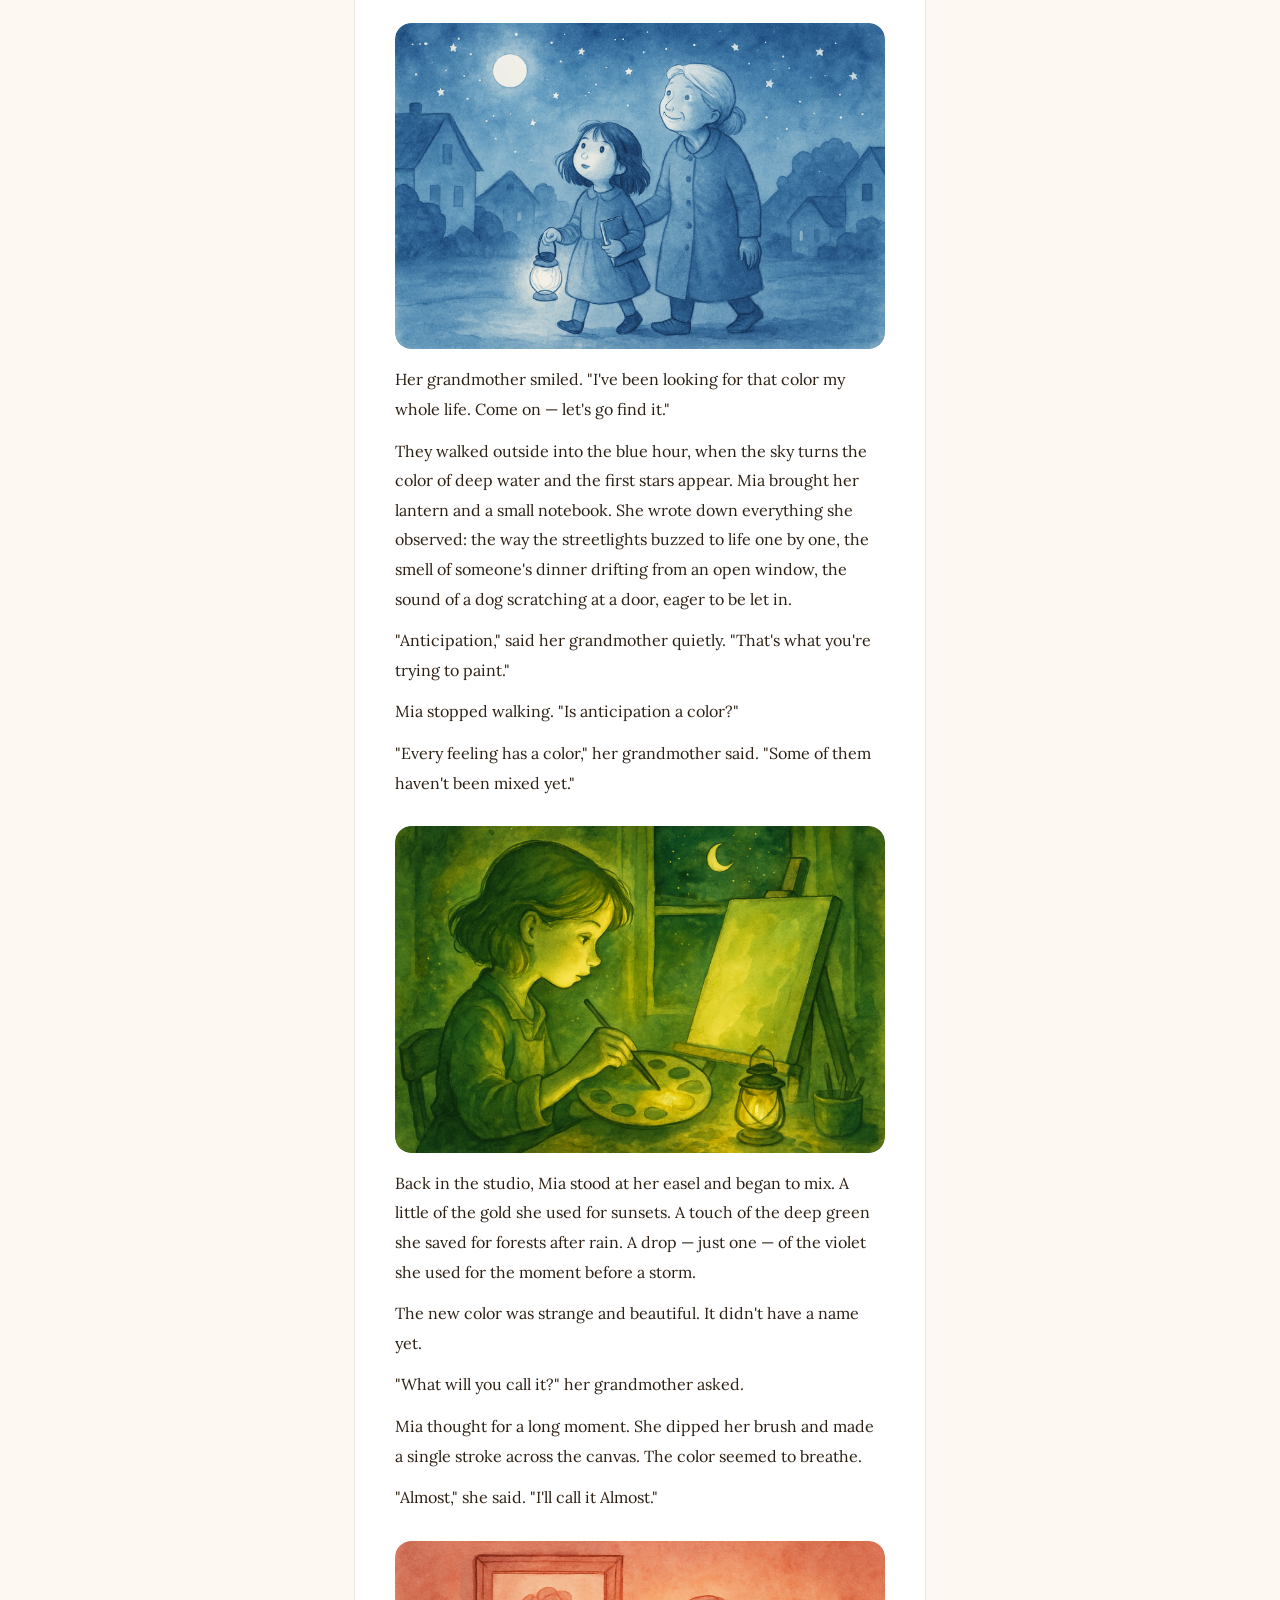
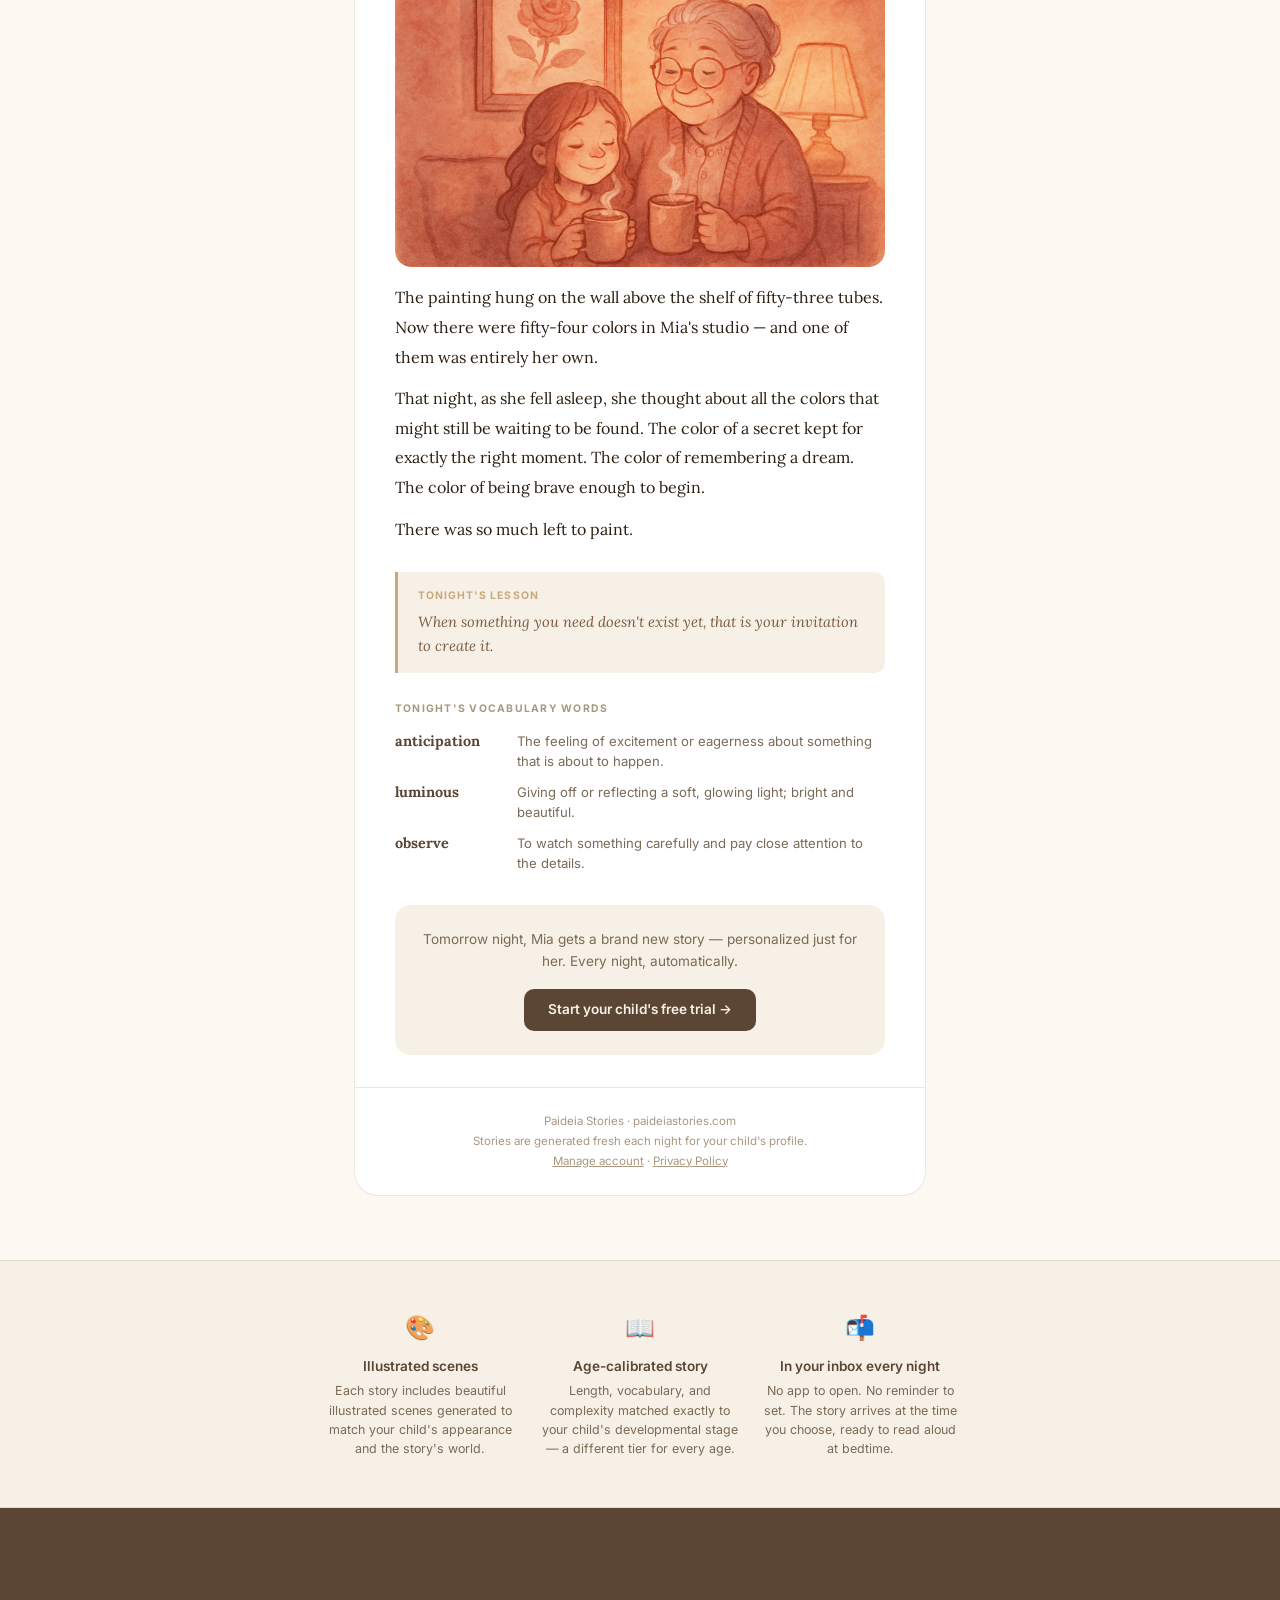
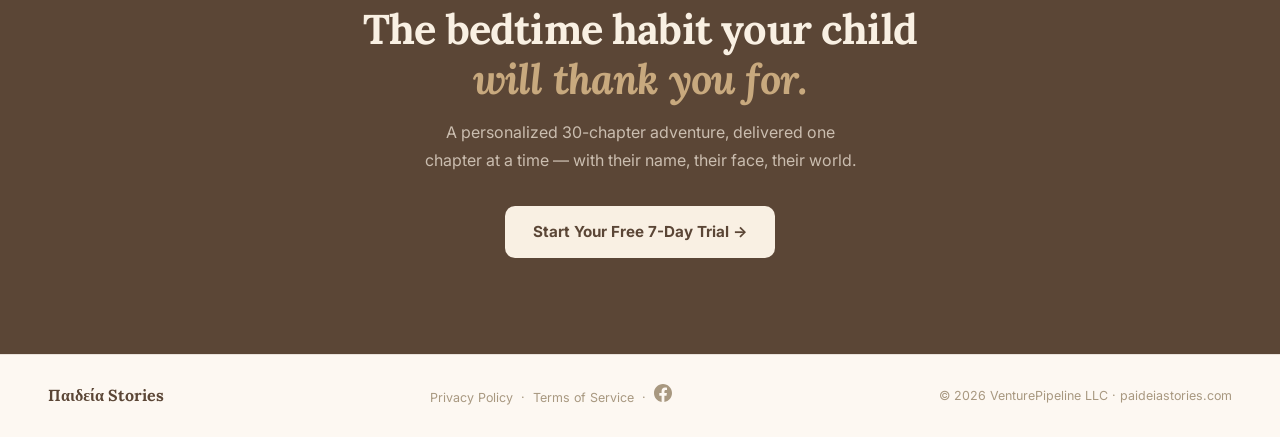
<file: sample/index.html>
<!DOCTYPE html>
<html lang="en">
<head>
<meta charset="UTF-8">
<link rel="icon" type="image/svg+xml" href="/favicon.svg">
<meta name="viewport" content="width=device-width, initial-scale=1.0">
<title>Sample Story — Paideia Stories</title>
<meta name="description" content="See exactly what a Paideia Stories bedtime story looks like — illustrated, personalized, and delivered to your inbox every night.">
<link rel="preconnect" href="https://fonts.googleapis.com">
<link rel="preconnect" href="https://fonts.gstatic.com" crossorigin>
<link href="https://fonts.googleapis.com/css2?family=Lora:ital,wght@0,400;0,600;0,700;1,400;1,600&family=Inter:wght@400;500;600;700&display=swap" rel="stylesheet">
<link rel="stylesheet" href="/css/paideia.css">
<script src="/js/pixel.js"></script>
<noscript><img height="1" width="1" style="display:none" src="https://www.facebook.com/tr?id=1517837789692750&ev=PageView&noscript=1"/></noscript>
<style>
.page-header{max-width:700px;margin:0 auto;padding:3.5rem 2rem 0;text-align:center}
.page-title{font-family:'Lora',serif;font-size:2.2rem;font-weight:700;color:var(--brown);letter-spacing:-.02em;line-height:1.2;margin-bottom:.75rem}
.page-sub{font-size:.95rem;color:var(--muted);line-height:1.75;max-width:500px;margin:0 auto 1.5rem}
.profile-bar{display:inline-flex;align-items:center;gap:.75rem;background:#fff;border:1px solid var(--border);border-radius:100px;padding:.5rem 1.25rem;font-size:.8rem;color:var(--muted);margin-bottom:3rem;flex-wrap:wrap;justify-content:center}
.profile-tag{display:inline-flex;align-items:center;gap:.3rem;font-weight:500;color:var(--brown-mid)}
.profile-sep{color:var(--border);font-size:.9rem}
.email-wrap{max-width:620px;margin:0 auto 4rem;padding:0 1.5rem}
.email-chrome{background:#f1ede8;border-radius:var(--radius-xl) var(--radius-xl) 0 0;padding:1rem 1.5rem;border:1px solid var(--border);border-bottom:none;display:flex;align-items:center;gap:.75rem}
.chrome-dots{display:flex;gap:.45rem}
.chrome-dot{width:12px;height:12px;border-radius:50%}
.chrome-dot:nth-child(1){background:#ff6058}
.chrome-dot:nth-child(2){background:#ffbd2e}
.chrome-dot:nth-child(3){background:#28c840}
.chrome-subject{font-size:.8rem;color:var(--muted);margin-left:.5rem}
.chrome-subject strong{color:var(--brown);font-weight:600}
.email-body{background:#fff;border:1px solid var(--border);border-radius:0 0 var(--radius-xl) var(--radius-xl);overflow:hidden}
.email-header{background:var(--brown);padding:2rem 2.5rem;text-align:center}
.email-logo{font-family:'Lora',serif;font-size:1.2rem;font-weight:700;color:var(--cream);letter-spacing:.02em}
.email-tagline{font-size:.75rem;color:rgba(249,240,227,.6);margin-top:.25rem;letter-spacing:.05em}
.email-content{padding:2rem 2.5rem}
.email-greeting{font-family:'Lora',serif;font-size:1rem;color:var(--brown-mid);margin-bottom:.25rem;font-style:italic}
.email-story-title{font-family:'Lora',serif;font-size:1.6rem;font-weight:700;color:var(--brown);letter-spacing:-.02em;line-height:1.2;margin-bottom:.25rem}
.email-story-subtitle{font-size:.82rem;color:var(--faint);margin-bottom:1.75rem;letter-spacing:.02em}
.story-divider{width:48px;height:2px;background:var(--brown-light);margin:0 0 1.75rem;border-radius:2px}
.scene{margin-bottom:1.75rem}
.scene-img{width:100%;border-radius:var(--radius-lg);margin-bottom:1rem;overflow:hidden;display:block}
.scene-img img{width:100%;display:block;border-radius:var(--radius-lg)}
.scene-text{font-family:'Lora',serif;font-size:1rem;line-height:1.85;color:var(--text)}
.scene-text+.scene-text{margin-top:.75rem}
.email-moral{background:var(--parchment2);border-left:3px solid var(--brown-light);padding:1rem 1.25rem;border-radius:0 var(--radius) var(--radius) 0;margin:1.75rem 0;font-family:'Lora',serif;font-size:.92rem;font-style:italic;color:var(--brown-mid);line-height:1.6}
.email-moral strong{display:block;font-size:.65rem;font-family:'Inter',sans-serif;font-style:normal;font-weight:700;letter-spacing:.1em;text-transform:uppercase;color:var(--brown-light);margin-bottom:.35rem}
.vocab-section{margin:1.5rem 0}
.vocab-label{font-size:.65rem;font-weight:700;letter-spacing:.12em;text-transform:uppercase;color:var(--faint);margin-bottom:.75rem}
.vocab-list{display:flex;flex-direction:column;gap:.6rem}
.vocab-item{display:flex;gap:.75rem;align-items:baseline}
.vocab-word{font-family:'Lora',serif;font-weight:700;color:var(--brown);font-size:.9rem;min-width:110px;flex-shrink:0}
.vocab-def{font-size:.82rem;color:var(--muted);line-height:1.5}
.email-cta-block{background:var(--parchment2);border-radius:var(--radius-lg);padding:1.5rem;text-align:center;margin:2rem 0 0}
.email-cta-text{font-size:.85rem;color:var(--muted);margin-bottom:1rem;line-height:1.6}
.email-cta-btn{display:inline-block;background:var(--brown);color:var(--cream);padding:.65rem 1.5rem;border-radius:var(--radius);font-size:.85rem;font-weight:600;text-decoration:none}
.email-footer-note{padding:1.5rem 2.5rem;border-top:1px solid var(--border);font-size:.72rem;color:var(--faint);text-align:center;line-height:1.7}
.what-strip{max-width:700px;margin:0 auto;padding:3rem 2rem;display:grid;grid-template-columns:repeat(3,1fr);gap:1.5rem;text-align:center}
.what-item-icon{font-size:1.5rem;margin-bottom:.5rem}
.what-item-title{font-size:.85rem;font-weight:600;color:var(--brown);margin-bottom:.25rem}
.what-item-desc{font-size:.78rem;color:var(--muted);line-height:1.55}
@media(max-width:600px){
  .page-header{padding:2.5rem 1.25rem 0}
  .email-wrap{padding:0 1rem}
  .email-content{padding:1.5rem 1.5rem}
  .email-header{padding:1.5rem}
  .email-footer-note{padding:1.25rem 1.5rem}
  .what-strip{grid-template-columns:1fr;gap:1.25rem}
}
</style>
</head>
<body>

<nav class="site-nav">
  <a href="/" class="nav-logo">Παιδεία Stories</a>
  <ul class="nav-links">
    <li><a href="/#why">Why it works</a></li>
    <li><a href="/#arc">The Arc</a></li>
    <li><a href="/#ages">Age tiers</a></li>
    <li><a href="/#pricing">Pricing</a></li>
    <li><a href="/sample/">Sample story</a></li>
    <li><a href="/faq/">FAQ</a></li>
    <li><a href="/login/">Sign In</a></li>
  </ul>
  <a href="/start/" class="nav-cta">Start Free Trial →</a>
  <button class="nav-hamburger" id="nav-hamburger" aria-label="Open menu">
    <span></span><span></span><span></span>
  </button>
</nav>
<div class="nav-mobile" id="nav-mobile">
  <a href="/#why">Why it works</a>
  <a href="/#arc">The Arc</a>
  <a href="/#ages">Age tiers</a>
  <a href="/#pricing">Pricing</a>
  <a href="/sample/">Sample story</a>
  <a href="/faq/">FAQ</a>
  <a href="/login/">Sign In</a>
  <a href="/start/" class="nav-cta-mobile">Start Free Trial →</a>
</div>
<script src="/js/nav.js"></script>

<div class="page-header">
  <div class="eyebrow">✦ Real example — exactly what arrives in your inbox</div>
  <h1 class="page-title">Tonight's story for Mia</h1>
  <p class="page-sub">This is a real Paideia Story — the same format, quality, and personalization your child will receive every night.</p>
  <div class="profile-bar">
    <span class="profile-tag">👧 Mia, age 7</span>
    <span class="profile-sep">·</span>
    <span class="profile-tag">🎨 Loves art &amp; dinosaurs</span>
    <span class="profile-sep">·</span>
    <span class="profile-tag">🌙 Delivered at 7:30 PM</span>
    <span class="profile-sep">·</span>
    <span class="profile-tag">📚 Readers tier (ages 6–8)</span>
  </div>
</div>

<div class="email-wrap">
  <div class="email-chrome">
    <div class="chrome-dots">
      <div class="chrome-dot"></div><div class="chrome-dot"></div><div class="chrome-dot"></div>
    </div>
    <div class="chrome-subject">
      <strong>Mia's Story Tonight — The Painter Who Found the Missing Color</strong>
      &nbsp;· stories@paideiastories.com · 7:30 PM
    </div>
  </div>

  <div class="email-body">
    <div class="email-header">
      <div class="email-logo">Παιδεία Stories</div>
      <div class="email-tagline">Tonight's story · Tuesday, June 2</div>
    </div>

    <div class="email-content">
      <div class="email-greeting">Good evening, Mia ✦</div>
      <h2 class="email-story-title">The Painter Who Found the Missing Color</h2>
      <div class="email-story-subtitle">A story for readers · 487 words</div>
      <div class="story-divider"></div>

      <div class="scene">
        <div class="scene-img"><img src="/images/scene1.png" alt="Mia in her sun-drenched studio, standing before a canvas filled with every color imaginable"></div>
        <p class="scene-text">Mia had every color in the world. Fifty-three tubes of paint lined her studio shelf, from Antique Rose to Zaffre Blue. She had painted sunsets and oceans, jungles and city rooftops. But tonight, staring at her blank canvas, she felt something was missing.</p>
        <p class="scene-text">"It's not here," she said, pressing her nose close to the tubes and reading each label carefully. "The color I need — it doesn't exist."</p>
        <p class="scene-text">Her grandmother appeared in the doorway, her silver hair catching the lamplight. "What color are you looking for?"</p>
        <p class="scene-text">"The color of the moment right before something wonderful happens," said Mia. "Right before the first bite of birthday cake. Right before the curtain goes up. Right before your best friend's face when they open your gift."</p>
      </div>

      <div class="scene">
        <div class="scene-img"><img src="/images/scene2.png" alt="Mia and her grandmother walking through a moonlit neighborhood, Mia carrying a small lantern"></div>
        <p class="scene-text">Her grandmother smiled. "I've been looking for that color my whole life. Come on — let's go find it."</p>
        <p class="scene-text">They walked outside into the blue hour, when the sky turns the color of deep water and the first stars appear. Mia brought her lantern and a small notebook. She wrote down everything she observed: the way the streetlights buzzed to life one by one, the smell of someone's dinner drifting from an open window, the sound of a dog scratching at a door, eager to be let in.</p>
        <p class="scene-text">"Anticipation," said her grandmother quietly. "That's what you're trying to paint."</p>
        <p class="scene-text">Mia stopped walking. "Is anticipation a color?"</p>
        <p class="scene-text">"Every feeling has a color," her grandmother said. "Some of them haven't been mixed yet."</p>
      </div>

      <div class="scene">
        <div class="scene-img"><img src="/images/scene3.png" alt="Mia at her easel mixing paints by lantern light, a new color emerging on her palette"></div>
        <p class="scene-text">Back in the studio, Mia stood at her easel and began to mix. A little of the gold she used for sunsets. A touch of the deep green she saved for forests after rain. A drop — just one — of the violet she used for the moment before a storm.</p>
        <p class="scene-text">The new color was strange and beautiful. It didn't have a name yet.</p>
        <p class="scene-text">"What will you call it?" her grandmother asked.</p>
        <p class="scene-text">Mia thought for a long moment. She dipped her brush and made a single stroke across the canvas. The color seemed to breathe.</p>
        <p class="scene-text">"Almost," she said. "I'll call it Almost."</p>
      </div>

      <div class="scene">
        <div class="scene-img"><img src="/images/scene4.png" alt="The finished painting on the wall, Mia and her grandmother sitting below it with cups of cocoa"></div>
        <p class="scene-text">The painting hung on the wall above the shelf of fifty-three tubes. Now there were fifty-four colors in Mia's studio — and one of them was entirely her own.</p>
        <p class="scene-text">That night, as she fell asleep, she thought about all the colors that might still be waiting to be found. The color of a secret kept for exactly the right moment. The color of remembering a dream. The color of being brave enough to begin.</p>
        <p class="scene-text">There was so much left to paint.</p>
      </div>

      <div class="email-moral">
        <strong>Tonight's Lesson</strong>
        When something you need doesn't exist yet, that is your invitation to create it.
      </div>

      <div class="vocab-section">
        <div class="vocab-label">Tonight's vocabulary words</div>
        <div class="vocab-list">
          <div class="vocab-item"><div class="vocab-word">anticipation</div><div class="vocab-def">The feeling of excitement or eagerness about something that is about to happen.</div></div>
          <div class="vocab-item"><div class="vocab-word">luminous</div><div class="vocab-def">Giving off or reflecting a soft, glowing light; bright and beautiful.</div></div>
          <div class="vocab-item"><div class="vocab-word">observe</div><div class="vocab-def">To watch something carefully and pay close attention to the details.</div></div>
        </div>
      </div>

      <div class="email-cta-block">
        <div class="email-cta-text">Tomorrow night, Mia gets a brand new story — personalized just for her. Every night, automatically.</div>
        <a href="/start/" class="email-cta-btn">Start your child's free trial →</a>
      </div>
    </div>

    <div class="email-footer-note">
      Paideia Stories · paideiastories.com<br>
      Stories are generated fresh each night for your child's profile.<br>
      <a href="/account/" style="color:var(--faint)">Manage account</a> · <a href="/privacy/" style="color:var(--faint)">Privacy Policy</a>
    </div>
  </div>
</div>

<div style="background:var(--parchment2);border-top:1px solid var(--border);border-bottom:1px solid var(--border)">
  <div class="what-strip">
    <div><div class="what-item-icon">🎨</div><div class="what-item-title">Illustrated scenes</div><div class="what-item-desc">Each story includes beautiful illustrated scenes generated to match your child's appearance and the story's world.</div></div>
    <div><div class="what-item-icon">📖</div><div class="what-item-title">Age-calibrated story</div><div class="what-item-desc">Length, vocabulary, and complexity matched exactly to your child's developmental stage — a different tier for every age.</div></div>
    <div><div class="what-item-icon">📬</div><div class="what-item-title">In your inbox every night</div><div class="what-item-desc">No app to open. No reminder to set. The story arrives at the time you choose, ready to read aloud at bedtime.</div></div>
  </div>
</div>

<section class="cta-section">
  <h2>The bedtime habit your child<br><em>will thank you for.</em></h2>
  <p>A personalized 30-chapter adventure, delivered one chapter at a time — with their name, their face, their world.</p>
  <a href="/start/" class="btn-primary-light">Start Your Free 7-Day Trial →</a>
</section>

<footer class="site-footer">
  <a href="/" class="footer-logo">Παιδεία Stories</a>
  <p><a href="/privacy/" style="color:inherit;text-decoration:none">Privacy Policy</a><span style="margin:0 .5rem">·</span><a href="/terms/" style="color:inherit;text-decoration:none">Terms of Service</a><span style="margin:0 .5rem">·</span><a href="https://www.facebook.com/profile.php?id=61590463655828" target="_blank" rel="noopener noreferrer" aria-label="Facebook" style="color:inherit;text-decoration:none;display:inline-flex;align-items:center"><svg xmlns="http://www.w3.org/2000/svg" width="18" height="18" viewBox="0 0 24 24" fill="currentColor"><path d="M24 12.073C24 5.405 18.627 0 12 0S0 5.405 0 12.073C0 18.1 4.388 23.094 10.125 24v-8.437H7.078v-3.49h3.047V9.41c0-3.025 1.791-4.697 4.533-4.697 1.312 0 2.686.236 2.686.236v2.97h-1.513c-1.491 0-1.956.93-1.956 1.886v2.268h3.328l-.532 3.49h-2.796V24C19.612 23.094 24 18.1 24 12.073z"/></svg></a></p>
  <p>© 2026 VenturePipeline LLC · paideiastories.com</p>
</footer>
</body>
</html>
</file>
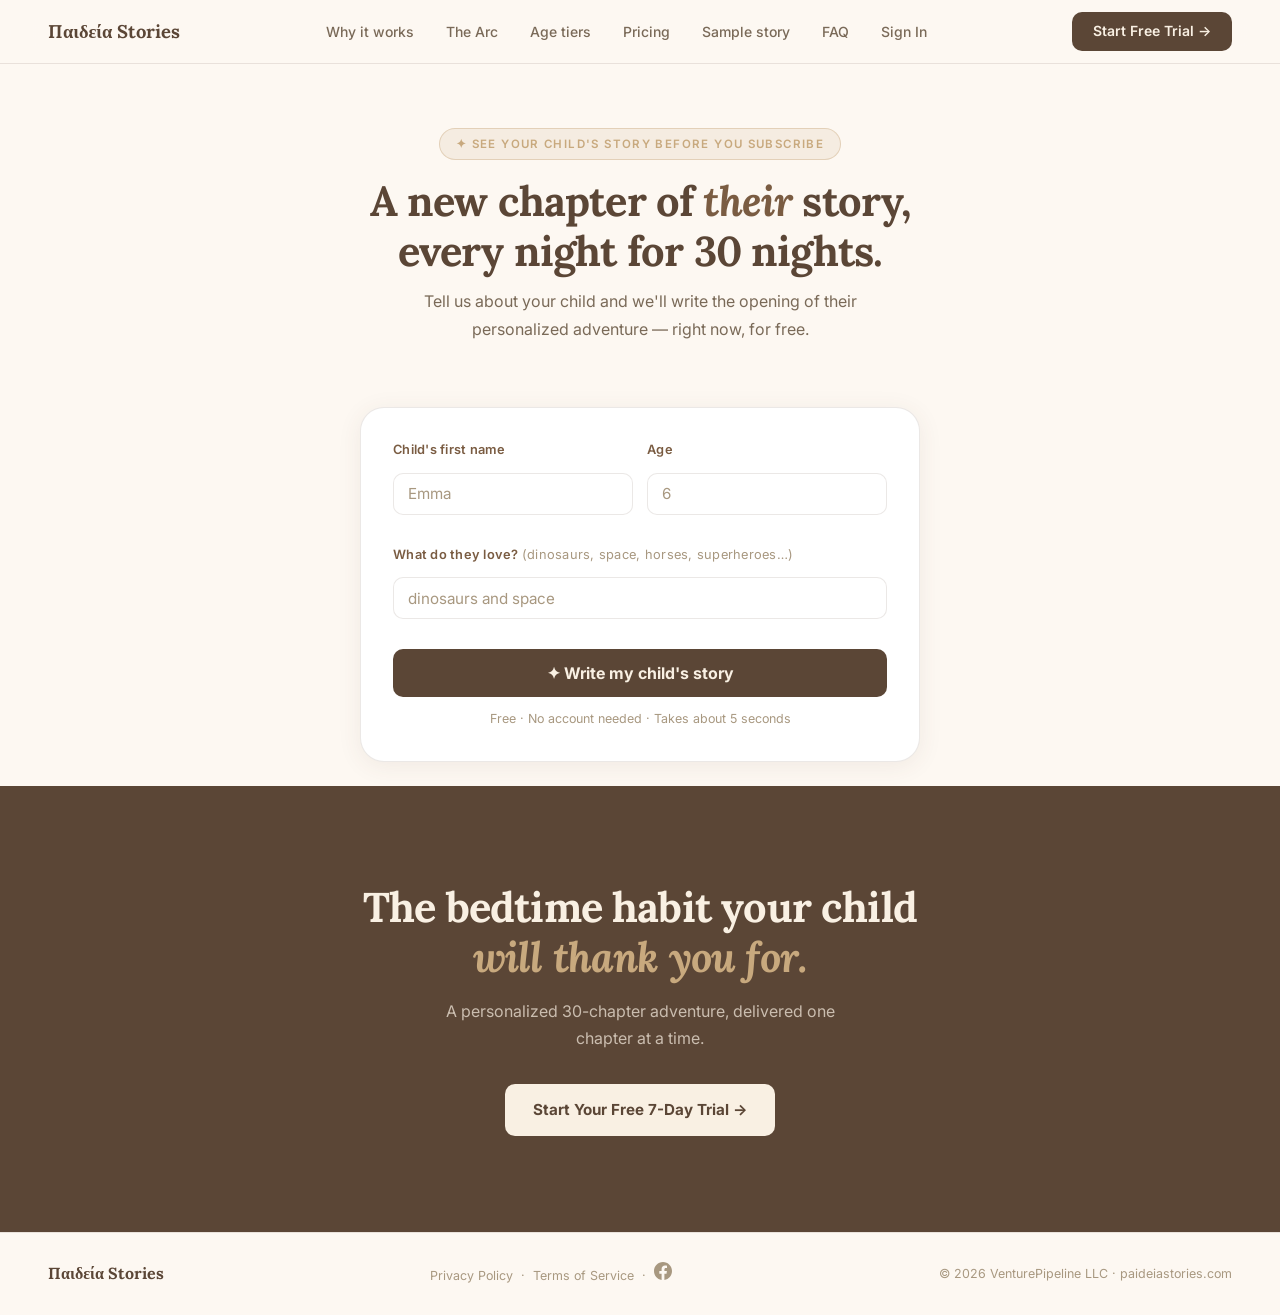
<file: start/index.html>
<!DOCTYPE html>
<html lang="en">
<head>
<meta charset="UTF-8">
<link rel="icon" type="image/svg+xml" href="/favicon.svg">
<meta name="viewport" content="width=device-width, initial-scale=1.0">
<title>Start Your Free Trial — Paideia Stories</title>
<link rel="preconnect" href="https://fonts.googleapis.com">
<link rel="preconnect" href="https://fonts.gstatic.com" crossorigin>
<link href="https://fonts.googleapis.com/css2?family=Lora:ital,wght@0,400;0,600;0,700;1,400&family=Inter:wght@400;500;600;700&display=swap" rel="stylesheet">
<link rel="stylesheet" href="/css/paideia.css">
<script src="/js/pixel.js"></script>
<noscript><img height="1" width="1" style="display:none" src="https://www.facebook.com/tr?id=1517837789692750&ev=PageView&noscript=1"/></noscript>
<style>
body{min-height:100vh}

/* ── Preview section ── */
.preview-hero{max-width:680px;margin:0 auto;padding:4rem 2rem 2rem;text-align:center}
.preview-hero .eyebrow{margin-bottom:1rem}
.preview-hero h1{font-family:'Lora',serif;font-size:clamp(1.9rem,4vw,2.6rem);font-weight:700;line-height:1.2;letter-spacing:-.02em;color:var(--brown);margin-bottom:.75rem}
.preview-hero h1 em{font-style:italic;color:var(--brown-mid)}
.preview-hero p{font-size:1rem;color:var(--muted);line-height:1.75;margin-bottom:2rem;max-width:520px;margin-left:auto;margin-right:auto}

.preview-form{background:#fff;border:1px solid var(--border);border-radius:var(--radius-xl);padding:2rem;max-width:560px;margin:0 auto 1.5rem;box-shadow:0 4px 24px rgba(91,70,54,.08)}
.preview-fields{display:grid;grid-template-columns:1fr 1fr;gap:.875rem;margin-bottom:.875rem}
.preview-fields .field-full{grid-column:1/-1}
.preview-form .field label{font-size:.8rem;font-weight:600;color:var(--brown-mid);margin-bottom:.35rem;display:block;letter-spacing:.02em}
.preview-form .field input{width:100%;box-sizing:border-box;border:1.5px solid var(--border);border-radius:var(--radius);padding:.65rem .875rem;font-size:.95rem;font-family:'Inter',sans-serif;color:var(--text);background:#fff;transition:border-color .15s}
.preview-form .field input:focus{outline:none;border-color:var(--brown-light)}
.preview-form .field input.invalid{border-color:#c0392b}
.btn-generate{width:100%;padding:.875rem;font-size:1rem;font-weight:700;font-family:'Inter',sans-serif;background:var(--brown);color:var(--cream);border:none;border-radius:var(--radius);cursor:pointer;transition:background .15s,opacity .15s;display:flex;align-items:center;justify-content:center;gap:.5rem}
.btn-generate:hover{background:var(--brown-mid)}
.btn-generate:disabled{opacity:.6;cursor:not-allowed}
.preview-hint{font-size:.78rem;color:var(--faint);text-align:center;margin-top:.75rem}

/* ── Generated story card ── */
.story-reveal{max-width:560px;margin:0 auto 2rem;display:none}
.story-reveal.visible{display:block}
.story-card{background:#fff;border:1px solid var(--border);border-radius:var(--radius-xl);padding:2rem;box-shadow:0 8px 40px rgba(91,70,54,.1);position:relative;overflow:hidden}
.story-card::before{content:'';position:absolute;top:0;left:0;right:0;height:4px;background:linear-gradient(90deg,var(--brown),var(--brown-light))}
.story-card-label{font-size:.68rem;font-weight:700;letter-spacing:.12em;text-transform:uppercase;color:var(--brown-light);margin-bottom:1rem}
.story-text{font-family:'Lora',serif;font-size:.95rem;line-height:1.85;color:var(--text);margin-bottom:1.5rem}
.story-cta-nudge{font-size:.88rem;color:var(--brown-mid);font-style:italic;text-align:center;padding:.875rem 1rem;background:var(--parchment2);border-radius:var(--radius);border:1px solid var(--border)}

/* ── Typing cursor animation ── */
.typing-cursor::after{content:'|';animation:blink .7s step-end infinite;color:var(--brown-light)}
@keyframes blink{0%,100%{opacity:1}50%{opacity:0}}

/* ── Divider ── */
.section-divider{max-width:560px;margin:0 auto 2rem;display:flex;align-items:center;gap:1rem;display:none}
.section-divider.visible{display:flex}
.section-divider::before,.section-divider::after{content:'';flex:1;height:1px;background:var(--border)}
.section-divider span{font-size:.78rem;color:var(--faint);white-space:nowrap;font-style:italic}

/* ── Signup panel ── */
.signup-panel{max-width:560px;margin:0 auto;padding:0 1.25rem 5rem;display:none}
.signup-panel.visible{display:block}
.panel-title{font-family:'Lora',serif;font-size:1.3rem;font-weight:700;letter-spacing:-.02em;margin-bottom:.4rem;color:var(--brown)}
.panel-sub{font-size:.88rem;color:var(--muted);line-height:1.65;margin-bottom:1.5rem}
.plan-grid{display:grid;grid-template-columns:1fr 1fr;gap:.75rem;margin-bottom:1.5rem}
.plan-option{border:2px solid var(--border);border-radius:var(--radius-lg);padding:1rem;cursor:pointer;transition:border-color .15s,background .15s;position:relative}
.plan-option:hover{border-color:var(--brown-light)}
.plan-option.selected{border-color:var(--brown);background:rgba(91,70,54,.04)}
.plan-option input[type=radio]{position:absolute;opacity:0;width:0;height:0}
.plan-name{font-family:'Lora',serif;font-size:.95rem;font-weight:700;color:var(--brown);margin-bottom:.2rem}
.plan-price{font-size:1.2rem;font-weight:700;color:var(--brown);font-family:'Lora',serif}
.plan-price span{font-size:.78rem;font-weight:500;color:var(--muted)}
.plan-desc{font-size:.75rem;color:var(--muted);margin-top:.3rem}
.plan-annual{font-size:.72rem;color:var(--brown-light);font-weight:600;margin-top:.2rem}
.plan-badge{position:absolute;top:.6rem;right:.6rem;background:var(--brown);color:var(--cream);font-size:.58rem;font-weight:700;letter-spacing:.08em;text-transform:uppercase;border-radius:100px;padding:.15rem .5rem}
.signup-panel .field label{font-size:.8rem;font-weight:600;color:var(--brown-mid);margin-bottom:.35rem;display:block;letter-spacing:.02em}
.signup-panel .field input{width:100%;box-sizing:border-box;border:1.5px solid var(--border);border-radius:var(--radius);padding:.65rem .875rem;font-size:.95rem;font-family:'Inter',sans-serif;color:var(--text);background:#fff;transition:border-color .15s}
.signup-panel .field input:focus{outline:none;border-color:var(--brown-light)}
.signup-panel .field input.invalid{border-color:#c0392b}
.disclaimer{margin-top:.875rem;font-size:.74rem;color:var(--faint);text-align:center;line-height:1.55}

/* ── Generating spinner ── */
.generating-msg{text-align:center;padding:2rem;color:var(--brown-mid);font-family:'Lora',serif;font-style:italic;font-size:.95rem;display:none}
.generating-msg.visible{display:block}
.spinner{display:inline-block;width:18px;height:18px;border:2px solid var(--border);border-top-color:var(--brown-light);border-radius:50%;animation:spin .8s linear infinite;vertical-align:middle;margin-right:.5rem}
@keyframes spin{to{transform:rotate(360deg)}}

.preview-error{color:#c0392b;font-size:.82rem;text-align:center;margin-top:.75rem;display:none}
.preview-error.visible{display:block}

@media(max-width:600px){
  .preview-hero{padding:3rem 1.25rem 1.5rem}
  .preview-form{padding:1.5rem}
  .preview-fields{grid-template-columns:1fr}
  .plan-grid{grid-template-columns:1fr}
  .story-card{padding:1.5rem}
}
</style>
</head>
<body>

<nav class="site-nav">
  <a href="/" class="nav-logo">Παιδεία Stories</a>
  <ul class="nav-links">
    <li><a href="/#why">Why it works</a></li>
    <li><a href="/#arc">The Arc</a></li>
    <li><a href="/#ages">Age tiers</a></li>
    <li><a href="/#pricing">Pricing</a></li>
    <li><a href="/sample/">Sample story</a></li>
    <li><a href="/faq/">FAQ</a></li>
    <li><a href="/login/">Sign In</a></li>
  </ul>
  <a href="/start/" class="nav-cta">Start Free Trial →</a>
  <button class="nav-hamburger" id="nav-hamburger" aria-label="Open menu">
    <span></span><span></span><span></span>
  </button>
</nav>
<div class="nav-mobile" id="nav-mobile">
  <a href="/#why">Why it works</a>
  <a href="/#arc">The Arc</a>
  <a href="/#ages">Age tiers</a>
  <a href="/#pricing">Pricing</a>
  <a href="/sample/">Sample story</a>
  <a href="/faq/">FAQ</a>
  <a href="/login/">Sign In</a>
  <a href="/start/" class="nav-cta-mobile">Start Free Trial →</a>
</div>
<script src="/js/nav.js"></script>

<main>

  <!-- Step 1: Preview generator -->
  <div class="preview-hero">
    <div class="eyebrow">✦ See your child's story before you subscribe</div>
    <h1>A new chapter of <em>their</em> story,<br>every night for 30 nights.</h1>
    <p>Tell us about your child and we'll write the opening of their personalized adventure — right now, for free.</p>
  </div>

  <div class="preview-form" id="preview-form">
    <div class="preview-fields">
      <div class="field">
        <label for="child-name">Child's first name</label>
        <input type="text" id="child-name" placeholder="Emma" maxlength="50" autocomplete="off">
      </div>
      <div class="field">
        <label for="child-age">Age</label>
        <input type="number" id="child-age" placeholder="6" min="0" max="12" autocomplete="off">
      </div>
      <div class="field field-full">
        <label for="child-interests">What do they love? <span style="font-weight:400;color:var(--faint)">(dinosaurs, space, horses, superheroes…)</span></label>
        <input type="text" id="child-interests" placeholder="dinosaurs and space" maxlength="200" autocomplete="off">
      </div>
    </div>
    <button class="btn-generate" id="generate-btn">
      ✦ Write my child's story
    </button>
    <div class="preview-error" id="preview-error"></div>
    <p class="preview-hint">Free · No account needed · Takes about 5 seconds</p>
  </div>

  <!-- Generating state -->
  <div class="generating-msg" id="generating-msg">
    <span class="spinner"></span>Writing <span id="generating-name"></span>'s story…
  </div>

  <!-- Step 2: Story reveal -->
  <div class="story-reveal" id="story-reveal">
    <div class="story-card">
      <div class="story-card-label">✦ <span id="story-child-name"></span>'s story — Chapter 1</div>
      <div class="story-text" id="story-text"></div>
      <div class="story-cta-nudge">This is just the beginning. Every night for 30 nights, a new chapter arrives in your inbox.</div>
    </div>
  </div>

  <!-- Divider -->
  <div class="section-divider" id="section-divider">
    <span>Start your free 7-day trial</span>
  </div>

  <!-- Step 3: Signup -->
  <div class="signup-panel" id="signup-panel">
    <h2 class="panel-title">Start your free trial</h2>
    <p class="panel-sub">Choose a plan and enter your email. You'll complete signup via Stripe — no card is charged today.</p>
    <div class="plan-grid" id="plan-grid">
      <label class="plan-option selected" id="label-single">
        <input type="radio" name="plan" value="single" checked>
        <div class="plan-name">Single</div>
        <div class="plan-price">$14.99<span>/month</span></div>
        <div class="plan-desc">1 child · nightly story</div>
        <div class="plan-annual">$149/year available</div>
      </label>
      <label class="plan-option" id="label-family">
        <div class="plan-badge">Popular</div>
        <input type="radio" name="plan" value="family">
        <div class="plan-name">Family</div>
        <div class="plan-price">$24.99<span>/month</span></div>
        <div class="plan-desc">Up to 4 children</div>
        <div class="plan-annual">$249/year available</div>
      </label>
    </div>
    <div class="field">
      <label for="email">Your email address</label>
      <input type="email" id="email" placeholder="you@example.com" autocomplete="email">
    </div>
    <div class="form-error" id="form-error"></div>
    <button class="btn-primary" id="submit-btn" style="width:100%;justify-content:center;margin-top:1rem">Continue to Free Trial →</button>
    <p class="disclaimer">You'll be taken to Stripe to complete your free trial signup.<br>No charge for 7 days. Cancel anytime before your trial ends.</p>
  </div>

</main>

<section class="cta-section">
  <h2>The bedtime habit your child<br><em>will thank you for.</em></h2>
  <p>A personalized 30-chapter adventure, delivered one chapter at a time.</p>
  <a href="/start/" class="btn-primary-light">Start Your Free 7-Day Trial →</a>
</section>

<footer class="site-footer">
  <a href="/" class="footer-logo">Παιδεία Stories</a>
  <p><a href="/privacy/" style="color:inherit;text-decoration:none">Privacy Policy</a><span style="margin:0 .5rem">·</span><a href="/terms/" style="color:inherit;text-decoration:none">Terms of Service</a><span style="margin:0 .5rem">·</span><a href="https://www.facebook.com/profile.php?id=61590463655828" target="_blank" rel="noopener noreferrer" aria-label="Facebook" style="color:inherit;text-decoration:none;display:inline-flex;align-items:center"><svg xmlns="http://www.w3.org/2000/svg" width="18" height="18" viewBox="0 0 24 24" fill="currentColor"><path d="M24 12.073C24 5.405 18.627 0 12 0S0 5.405 0 12.073C0 18.1 4.388 23.094 10.125 24v-8.437H7.078v-3.49h3.047V9.41c0-3.025 1.791-4.697 4.533-4.697 1.312 0 2.686.236 2.686.236v2.97h-1.513c-1.491 0-1.956.93-1.956 1.886v2.268h3.328l-.532 3.49h-2.796V24C19.612 23.094 24 18.1 24 12.073z"/></svg></a></p>
  <p>© 2026 VenturePipeline LLC · paideiastories.com</p>
</footer>

<script>
var API_BASE = 'https://api.paideiastories.com';

// Client-side content filter — mirrors server blocklist
var _BLOCKED = [
  // Sexual
  'sex','porn','nude','naked','adult','erotic','xxx',
  'hooker','hookers','prostitute','prostitution','escort',
  'stripper','onlyfans','nsfw','fetish','kinky',
  // Violence / death
  'kill','murder','death','suicide','rape','abuse',
  'torture','gore','violence','slaughter','massacre',
  'molest','assault','stab','shoot','strangle',
  // Drugs / alcohol
  'drugs','cocaine','heroin','meth','weed','marijuana',
  'junkie','junkies','crack','fentanyl','opioid','overdose',
  'alcohol','beer','wine','whiskey','vodka','drunk','booze',
  'cannabis','stoned','high','dope',
  // Weapons
  'gun','weapon','bomb','explosive','knife','grenade',
  'pistol','rifle','shotgun','firearm',
  // Hate
  'racist','racism','nazi','hate','slur',
  // Gambling
  'gambling','casino','betting'
];
function interestsSafe(val) {
  var lower = val.toLowerCase();
  for (var i = 0; i < _BLOCKED.length; i++) {
    var re = new RegExp('\\b' + _BLOCKED[i] + '\\b');
    if (re.test(lower)) return false;
  }
  return true;
}

// ── Plan selection ──
document.querySelectorAll('input[name=plan]').forEach(function(r) {
  r.addEventListener('change', function() {
    document.querySelectorAll('.plan-option').forEach(function(el) { el.classList.remove('selected'); });
    r.closest('.plan-option').classList.add('selected');
  });
});
var urlPlan = new URLSearchParams(window.location.search).get('plan');
if (urlPlan === 'family') {
  document.querySelector('input[value=family]').checked = true;
  document.getElementById('label-family').classList.add('selected');
  document.getElementById('label-single').classList.remove('selected');
}

// ── Helpers ──
function showPreviewError(m) {
  var el = document.getElementById('preview-error');
  el.textContent = m;
  el.classList.add('visible');
}
function clearPreviewError() {
  document.getElementById('preview-error').classList.remove('visible');
}
function showError(m) {
  var el = document.getElementById('form-error');
  el.textContent = m;
  el.classList.add('visible');
}
function clearError() {
  document.getElementById('form-error').classList.remove('visible');
}
function validEmail(v) { return /^[^\s@]+@[^\s@]+\.[^\s@]+$/.test(v); }

// Strip any leading # characters and whitespace the model may include
function cleanStory(text) {
  // Remove a full heading line (e.g. "# Title\n")
  text = text.replace(/^#+\s+.+\n+/, '');
  // Also strip a bare leading # with no newline (model used # to start the paragraph)
  text = text.replace(/^#+\s*/, '');
  return text.trim();
}

// Typewriter effect
function typewrite(el, text, done) {
  el.textContent = '';
  el.classList.add('typing-cursor');
  var i = 0;
  var delay = Math.max(12, Math.min(30, 3000 / text.length));
  function step() {
    if (i < text.length) {
      el.textContent += text[i++];
      setTimeout(step, delay);
    } else {
      el.classList.remove('typing-cursor');
      if (done) done();
    }
  }
  step();
}

// ── Preview generation ──
document.getElementById('generate-btn').addEventListener('click', async function() {
  clearPreviewError();
  var name = document.getElementById('child-name').value.trim();
  var age = document.getElementById('child-age').value.trim();
  var interests = document.getElementById('child-interests').value.trim();

  if (!name) { showPreviewError("Please enter your child's name."); document.getElementById('child-name').focus(); return; }
  if (!age || isNaN(age) || age < 0 || age > 12) { showPreviewError('Please enter a valid age (0–12).'); document.getElementById('child-age').focus(); return; }
  if (!interests) { showPreviewError("Please tell us what your child loves."); document.getElementById('child-interests').focus(); return; }
  if (!interestsSafe(interests)) { showPreviewError('Please enter age-appropriate interests for your child.'); document.getElementById('child-interests').focus(); return; }

  // Show generating state
  var btn = document.getElementById('generate-btn');
  btn.disabled = true;
  btn.textContent = 'Writing…';
  document.getElementById('generating-name').textContent = name;
  document.getElementById('generating-msg').classList.add('visible');
  document.getElementById('story-reveal').classList.remove('visible');
  document.getElementById('section-divider').classList.remove('visible');
  document.getElementById('signup-panel').classList.remove('visible');

  try {
    var res = await fetch(API_BASE + '/api/ps/preview-story', {
      method: 'POST',
      headers: { 'Content-Type': 'application/json' },
      body: JSON.stringify({ name: name, age: parseInt(age), interests: interests })
    });
    var data = await res.json().catch(function() { return {}; });

    document.getElementById('generating-msg').classList.remove('visible');

    if (!res.ok || !data.story) {
      showPreviewError(data.error || 'Something went wrong. Please try again.');
      btn.disabled = false;
      btn.textContent = '✦ Write my child\'s story';
      return;
    }

    var storyText = cleanStory(data.story);
    document.getElementById('story-child-name').textContent = name;
    document.getElementById('story-reveal').classList.add('visible');

    // Scroll to story
    document.getElementById('story-reveal').scrollIntoView({ behavior: 'smooth', block: 'start' });

    // Typewrite the story then reveal signup
    typewrite(document.getElementById('story-text'), storyText, function() {
      setTimeout(function() {
        document.getElementById('section-divider').classList.add('visible');
        document.getElementById('signup-panel').classList.add('visible');
        document.getElementById('signup-panel').scrollIntoView({ behavior: 'smooth', block: 'start' });
      }, 600);
    });

    btn.disabled = false;
    btn.textContent = '✦ Write my child\'s story';

  } catch(e) {
    document.getElementById('generating-msg').classList.remove('visible');
    showPreviewError('Could not reach our servers. Please check your connection and try again.');
    btn.disabled = false;
    btn.textContent = '✦ Write my child\'s story';
  }
});

// Clear errors on input
['child-name','child-age','child-interests'].forEach(function(id) {
  document.getElementById(id).addEventListener('input', clearPreviewError);
});

// ── Stripe signup ──
document.getElementById('submit-btn').addEventListener('click', async function() {
  clearError();
  var email = document.getElementById('email').value.trim().toLowerCase();
  var plan = document.querySelector('input[name=plan]:checked').value;
  if (!email) { showError('Please enter your email address.'); document.getElementById('email').focus(); return; }
  if (!validEmail(email)) { showError('Please enter a valid email address.'); document.getElementById('email').classList.add('invalid'); return; }
  var btn = document.getElementById('submit-btn');
  btn.disabled = true;
  btn.textContent = 'Redirecting to Stripe…';
  try {
    var res = await fetch(API_BASE + '/api/ps/subscribe', {
      method: 'POST',
      headers: { 'Content-Type': 'application/json' },
      body: JSON.stringify({ email: email, plan_tier: plan })
    });
    var data = await res.json().catch(function() { return {}; });
    if (res.ok && data.checkout_url) { window.location.href = data.checkout_url; return; }
    showError(data.error || 'Something went wrong. Please try again.');
  } catch(e) {
    showError('Could not reach our servers. Please check your connection and try again.');
  }
  btn.disabled = false;
  btn.textContent = 'Continue to Free Trial →';
});
document.getElementById('email').addEventListener('input', function() {
  document.getElementById('email').classList.remove('invalid');
  clearError();
});
</script>
</body>
</html>
</file>
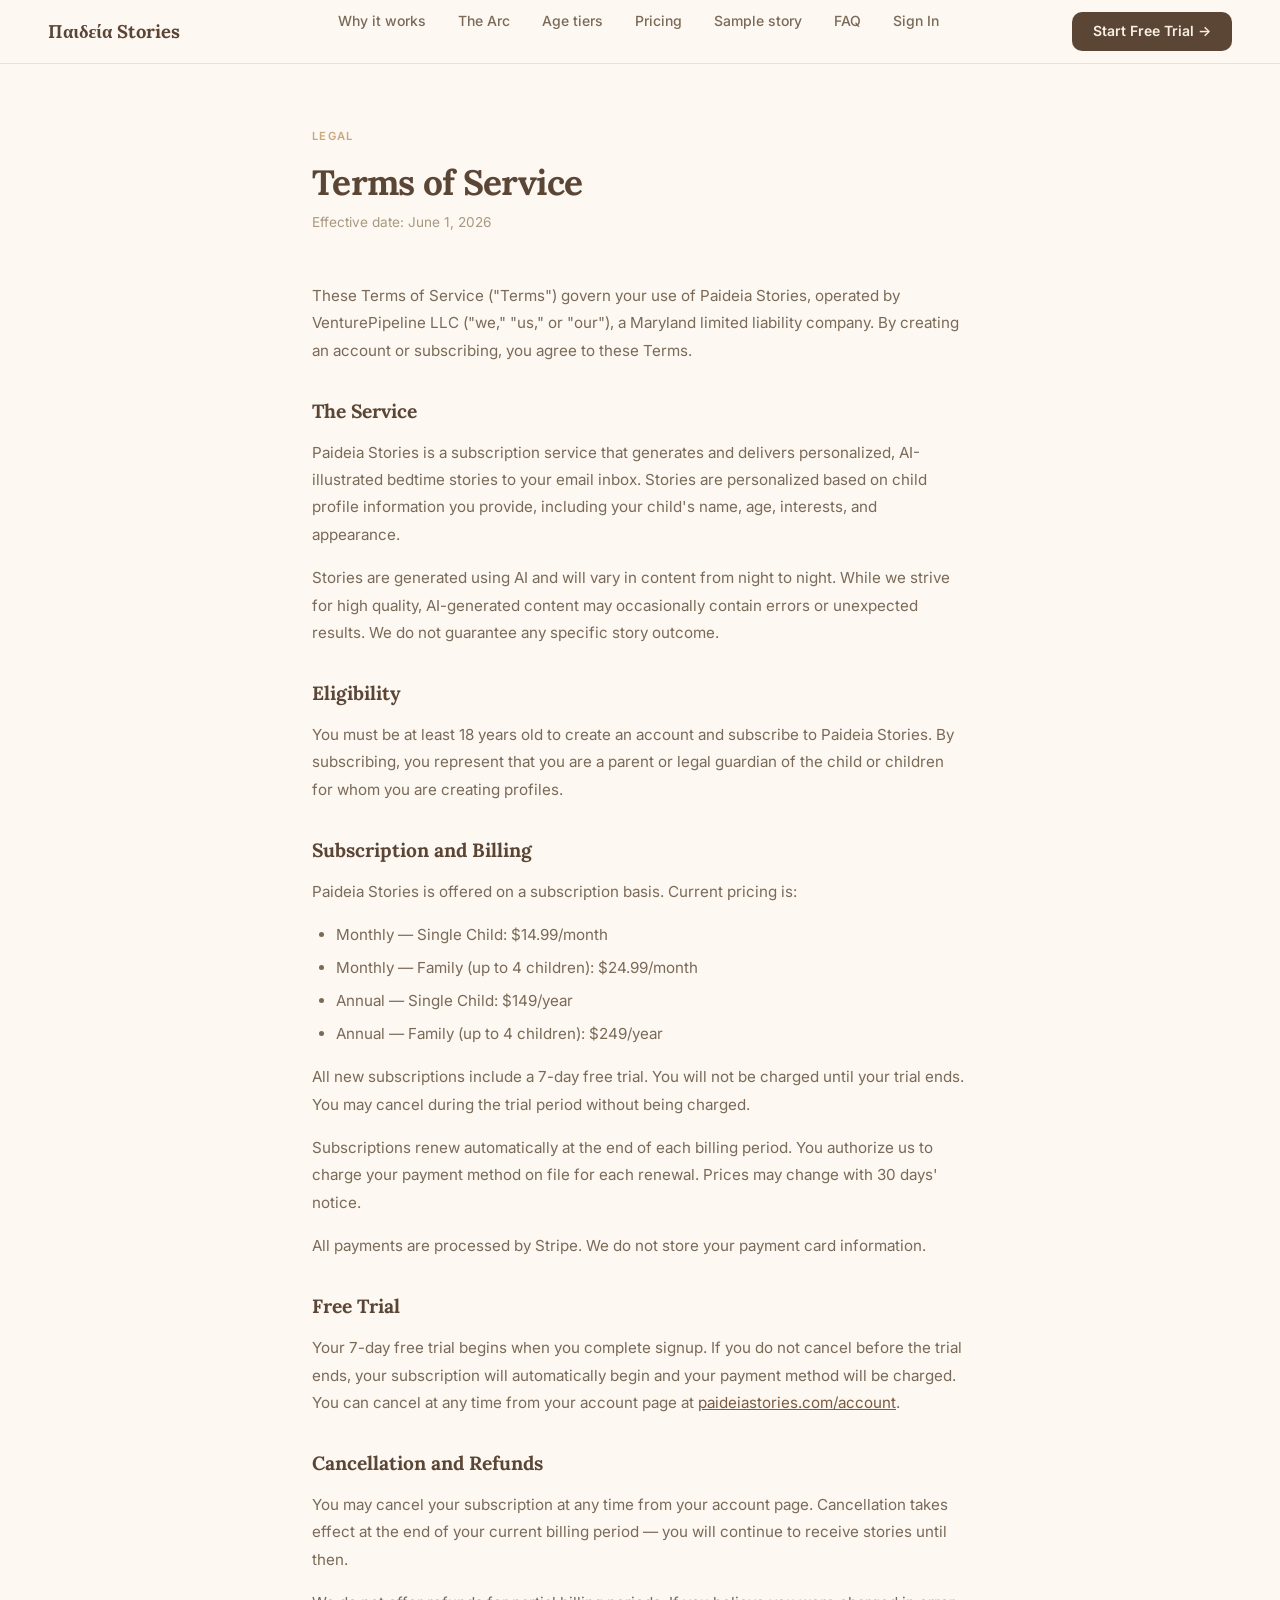
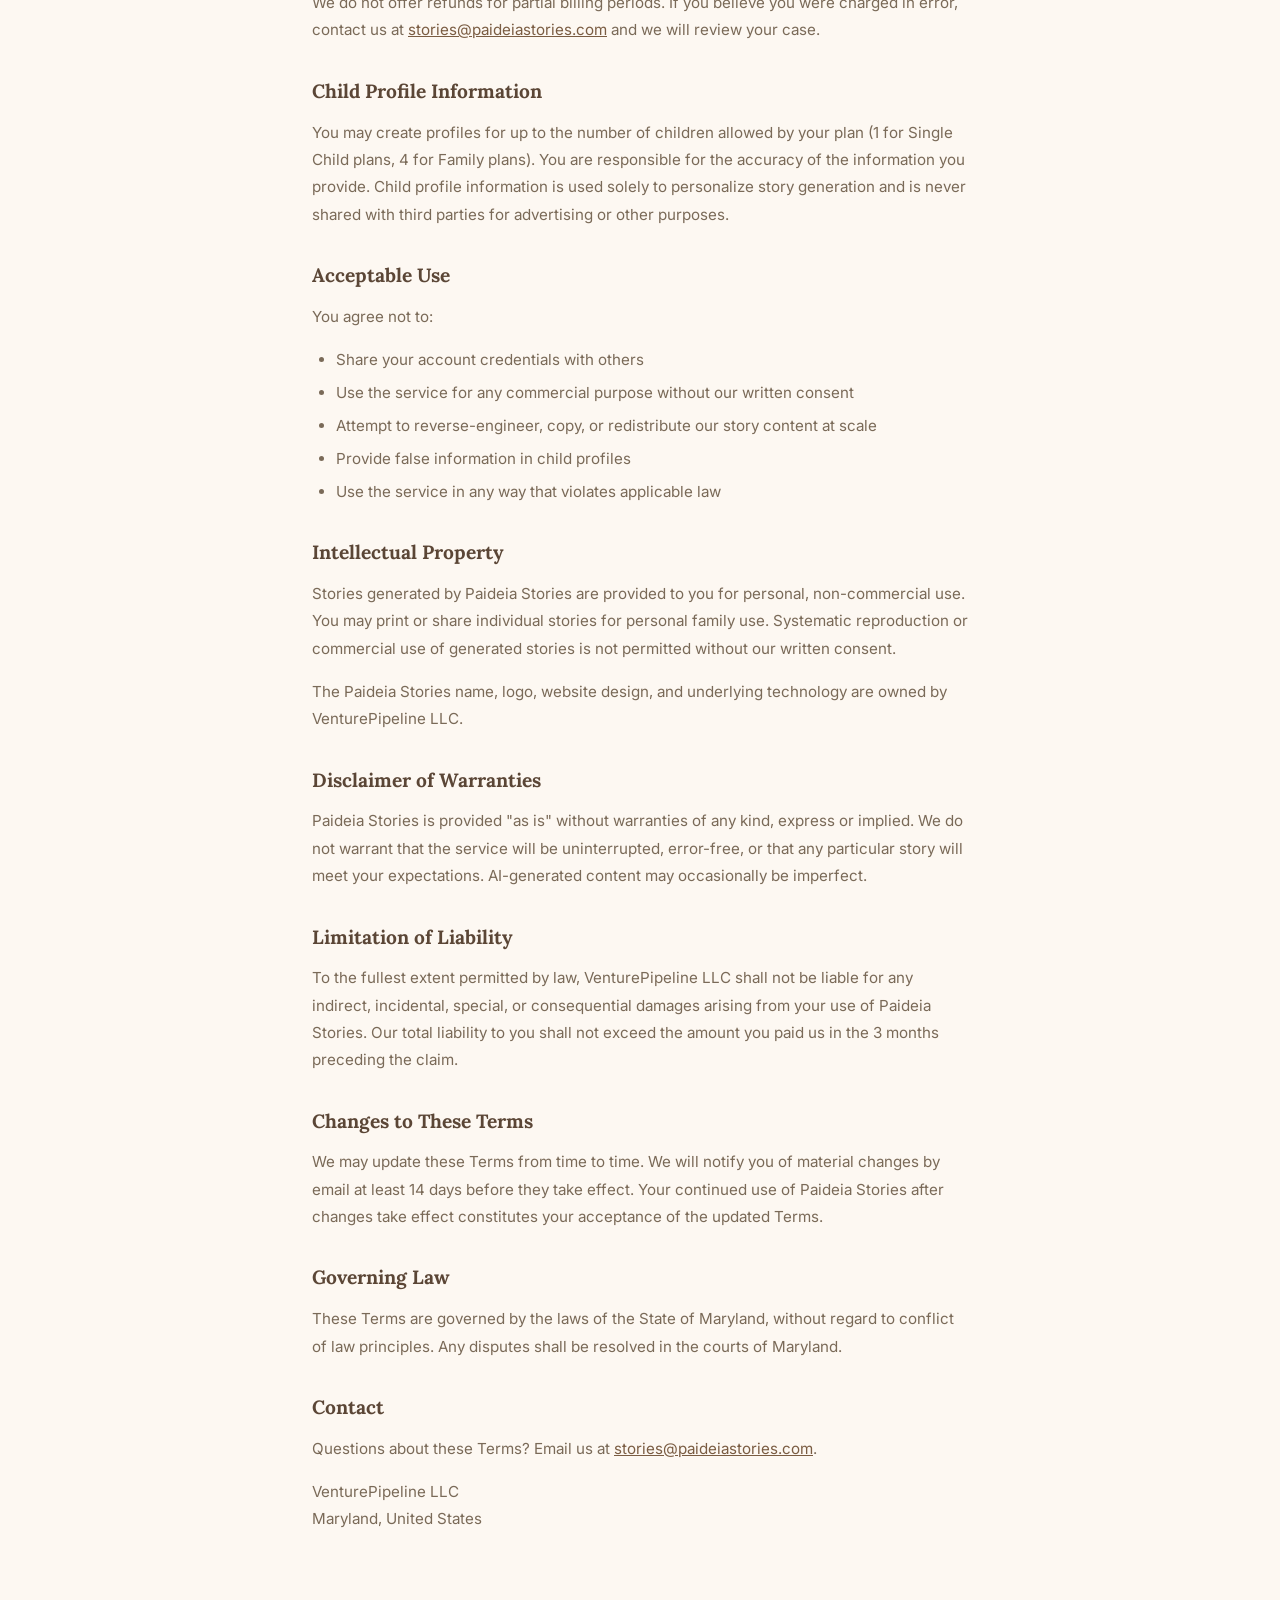
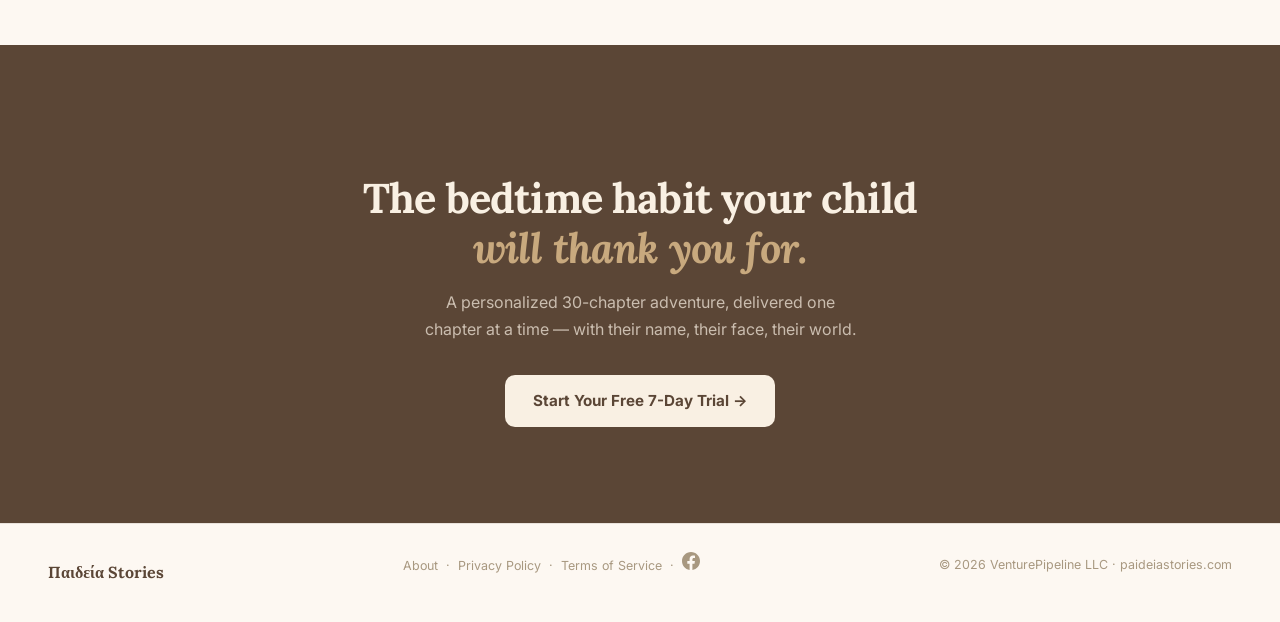
<file: terms/index.html>
<!DOCTYPE html>
<html lang="en">
<head>
<meta charset="UTF-8">
<link rel="icon" type="image/svg+xml" href="/favicon.svg">
<meta name="viewport" content="width=device-width, initial-scale=1.0">
<title>Terms of Service — Paideia Stories</title>
<link rel="preconnect" href="https://fonts.googleapis.com">
<link rel="preconnect" href="https://fonts.gstatic.com" crossorigin>
<link href="https://fonts.googleapis.com/css2?family=Lora:ital,wght@0,400;0,600;0,700;1,400;1,600&family=Inter:wght@400;500;600;700&display=swap" rel="stylesheet">
<link rel="stylesheet" href="/css/paideia.css">
<script src="/js/pixel.js"></script>
<noscript><img height="1" width="1" style="display:none" src="https://www.facebook.com/tr?id=1517837789692750&ev=PageView&noscript=1"/></noscript>
<style>
.page{max-width:720px;margin:0 auto;padding:4rem 2rem 6rem}
.page-eyebrow{font-size:.7rem;font-weight:600;letter-spacing:.12em;text-transform:uppercase;color:var(--brown-light);margin-bottom:1rem}
.page-title{font-family:'Lora',serif;font-size:2.2rem;font-weight:700;letter-spacing:-.02em;color:var(--brown);line-height:1.2;margin-bottom:.5rem}
.page-date{font-size:.85rem;color:var(--faint);margin-bottom:3rem}
h2{font-family:'Lora',serif;font-size:1.2rem;font-weight:700;color:var(--brown);margin-bottom:.75rem;margin-top:2rem}
p{color:var(--muted);line-height:1.8;margin-bottom:1rem;font-size:.95rem}
ul{color:var(--muted);line-height:1.8;margin-bottom:1rem;padding-left:1.5rem;font-size:.95rem}
ul li{margin-bottom:.35rem}
a{color:var(--brown-mid);text-decoration:underline}
@media(max-width:600px){.page{padding:2.5rem 1.25rem 4rem}}
</style>
</head>
<body>

<nav class="site-nav">
  <a href="/" class="nav-logo">Παιδεία Stories</a>
  <ul class="nav-links">
    <li><a href="/#why">Why it works</a></li>
    <li><a href="/#arc">The Arc</a></li>
    <li><a href="/#ages">Age tiers</a></li>
    <li><a href="/#pricing">Pricing</a></li>
    <li><a href="/sample/">Sample story</a></li>
    <li><a href="/faq/">FAQ</a></li>
    <li><a href="/login/">Sign In</a></li>
  </ul>
  <a href="/start/" class="nav-cta">Start Free Trial →</a>
  <button class="nav-hamburger" id="nav-hamburger" aria-label="Open menu">
    <span></span><span></span><span></span>
  </button>
</nav>
<div class="nav-mobile" id="nav-mobile">
  <a href="/#why">Why it works</a>
  <a href="/#arc">The Arc</a>
  <a href="/#ages">Age tiers</a>
  <a href="/#pricing">Pricing</a>
  <a href="/sample/">Sample story</a>
  <a href="/faq/">FAQ</a>
  <a href="/login/">Sign In</a>
  <a href="/start/" class="nav-cta-mobile">Start Free Trial →</a>
</div>
<script src="/js/nav.js"></script>

<div class="page">
  <div class="page-eyebrow">Legal</div>
  <h1 class="page-title">Terms of Service</h1>
  <div class="page-date">Effective date: June 1, 2026</div>

  <p>These Terms of Service ("Terms") govern your use of Paideia Stories, operated by VenturePipeline LLC ("we," "us," or "our"), a Maryland limited liability company. By creating an account or subscribing, you agree to these Terms.</p>

  <h2>The Service</h2>
  <p>Paideia Stories is a subscription service that generates and delivers personalized, AI-illustrated bedtime stories to your email inbox. Stories are personalized based on child profile information you provide, including your child's name, age, interests, and appearance.</p>
  <p>Stories are generated using AI and will vary in content from night to night. While we strive for high quality, AI-generated content may occasionally contain errors or unexpected results. We do not guarantee any specific story outcome.</p>

  <h2>Eligibility</h2>
  <p>You must be at least 18 years old to create an account and subscribe to Paideia Stories. By subscribing, you represent that you are a parent or legal guardian of the child or children for whom you are creating profiles.</p>

  <h2>Subscription and Billing</h2>
  <p>Paideia Stories is offered on a subscription basis. Current pricing is:</p>
  <ul>
    <li>Monthly — Single Child: $14.99/month</li>
    <li>Monthly — Family (up to 4 children): $24.99/month</li>
    <li>Annual — Single Child: $149/year</li>
    <li>Annual — Family (up to 4 children): $249/year</li>
  </ul>
  <p>All new subscriptions include a 7-day free trial. You will not be charged until your trial ends. You may cancel during the trial period without being charged.</p>
  <p>Subscriptions renew automatically at the end of each billing period. You authorize us to charge your payment method on file for each renewal. Prices may change with 30 days' notice.</p>
  <p>All payments are processed by Stripe. We do not store your payment card information.</p>

  <h2>Free Trial</h2>
  <p>Your 7-day free trial begins when you complete signup. If you do not cancel before the trial ends, your subscription will automatically begin and your payment method will be charged. You can cancel at any time from your account page at <a href="/account/">paideiastories.com/account</a>.</p>

  <h2>Cancellation and Refunds</h2>
  <p>You may cancel your subscription at any time from your account page. Cancellation takes effect at the end of your current billing period — you will continue to receive stories until then.</p>
  <p>We do not offer refunds for partial billing periods. If you believe you were charged in error, contact us at <a href="mailto:stories@paideiastories.com">stories@paideiastories.com</a> and we will review your case.</p>

  <h2>Child Profile Information</h2>
  <p>You may create profiles for up to the number of children allowed by your plan (1 for Single Child plans, 4 for Family plans). You are responsible for the accuracy of the information you provide. Child profile information is used solely to personalize story generation and is never shared with third parties for advertising or other purposes.</p>

  <h2>Acceptable Use</h2>
  <p>You agree not to:</p>
  <ul>
    <li>Share your account credentials with others</li>
    <li>Use the service for any commercial purpose without our written consent</li>
    <li>Attempt to reverse-engineer, copy, or redistribute our story content at scale</li>
    <li>Provide false information in child profiles</li>
    <li>Use the service in any way that violates applicable law</li>
  </ul>

  <h2>Intellectual Property</h2>
  <p>Stories generated by Paideia Stories are provided to you for personal, non-commercial use. You may print or share individual stories for personal family use. Systematic reproduction or commercial use of generated stories is not permitted without our written consent.</p>
  <p>The Paideia Stories name, logo, website design, and underlying technology are owned by VenturePipeline LLC.</p>

  <h2>Disclaimer of Warranties</h2>
  <p>Paideia Stories is provided "as is" without warranties of any kind, express or implied. We do not warrant that the service will be uninterrupted, error-free, or that any particular story will meet your expectations. AI-generated content may occasionally be imperfect.</p>

  <h2>Limitation of Liability</h2>
  <p>To the fullest extent permitted by law, VenturePipeline LLC shall not be liable for any indirect, incidental, special, or consequential damages arising from your use of Paideia Stories. Our total liability to you shall not exceed the amount you paid us in the 3 months preceding the claim.</p>

  <h2>Changes to These Terms</h2>
  <p>We may update these Terms from time to time. We will notify you of material changes by email at least 14 days before they take effect. Your continued use of Paideia Stories after changes take effect constitutes your acceptance of the updated Terms.</p>

  <h2>Governing Law</h2>
  <p>These Terms are governed by the laws of the State of Maryland, without regard to conflict of law principles. Any disputes shall be resolved in the courts of Maryland.</p>

  <h2>Contact</h2>
  <p>Questions about these Terms? Email us at <a href="mailto:stories@paideiastories.com">stories@paideiastories.com</a>.</p>
  <p>VenturePipeline LLC<br>Maryland, United States</p>
</div>

<section class="cta-section">
  <h2>The bedtime habit your child<br><em>will thank you for.</em></h2>
  <p>A personalized 30-chapter adventure, delivered one chapter at a time — with their name, their face, their world.</p>
  <a href="/start/" class="btn-primary-light">Start Your Free 7-Day Trial →</a>
</section>

<footer class="site-footer">
  <a href="/" class="footer-logo">Παιδεία Stories</a>
  <p><a href="/about/" style="color:inherit;text-decoration:none">About</a><span style="margin:0 .5rem">·</span><a href="/privacy/" style="color:inherit;text-decoration:none">Privacy Policy</a><span style="margin:0 .5rem">·</span><a href="/terms/" style="color:inherit;text-decoration:none">Terms of Service</a><span style="margin:0 .5rem">·</span><a href="https://www.facebook.com/profile.php?id=61590463655828" target="_blank" rel="noopener noreferrer" aria-label="Facebook" style="color:inherit;text-decoration:none;display:inline-flex;align-items:center"><svg xmlns="http://www.w3.org/2000/svg" width="18" height="18" viewBox="0 0 24 24" fill="currentColor"><path d="M24 12.073C24 5.405 18.627 0 12 0S0 5.405 0 12.073C0 18.1 4.388 23.094 10.125 24v-8.437H7.078v-3.49h3.047V9.41c0-3.025 1.791-4.697 4.533-4.697 1.312 0 2.686.236 2.686.236v2.97h-1.513c-1.491 0-1.956.93-1.956 1.886v2.268h3.328l-.532 3.49h-2.796V24C19.612 23.094 24 18.1 24 12.073z"/></svg></a></p>
  <p>© 2026 VenturePipeline LLC · paideiastories.com</p>
</footer>
</body>
</html>
</file>
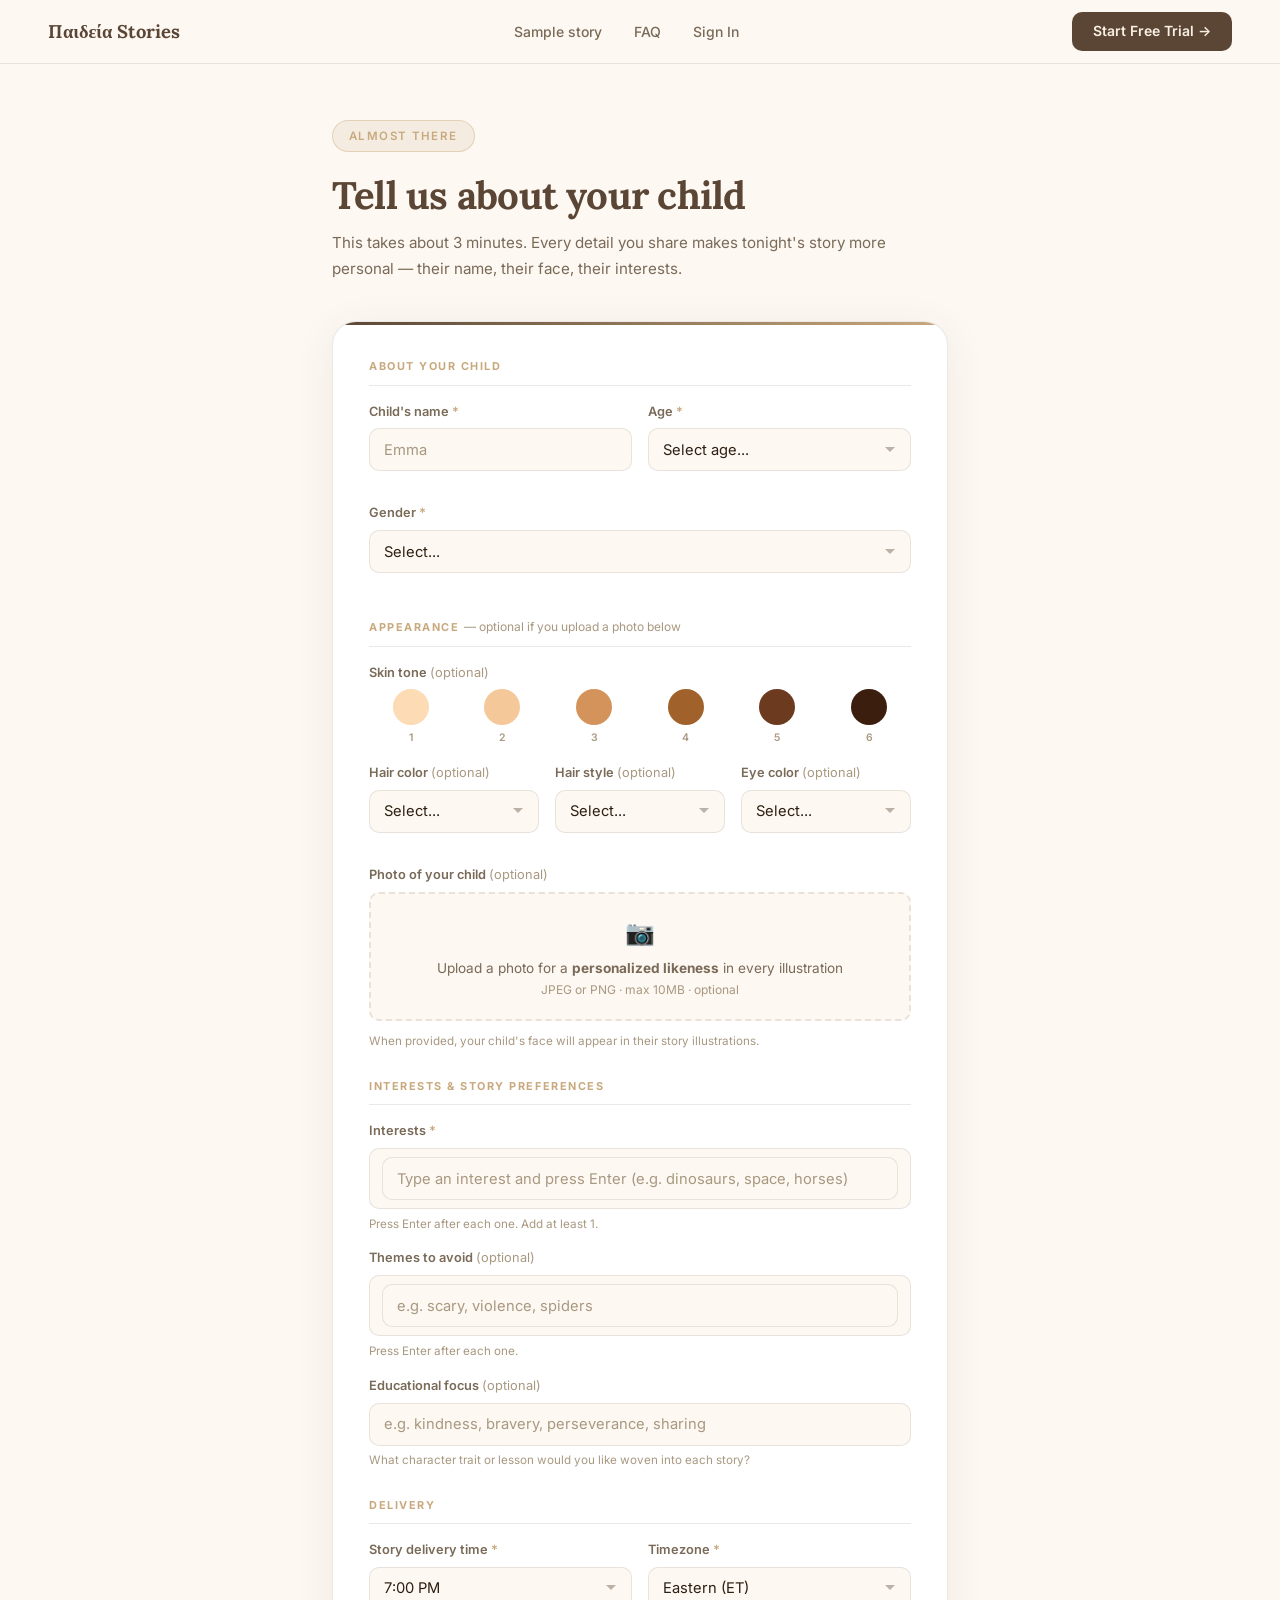
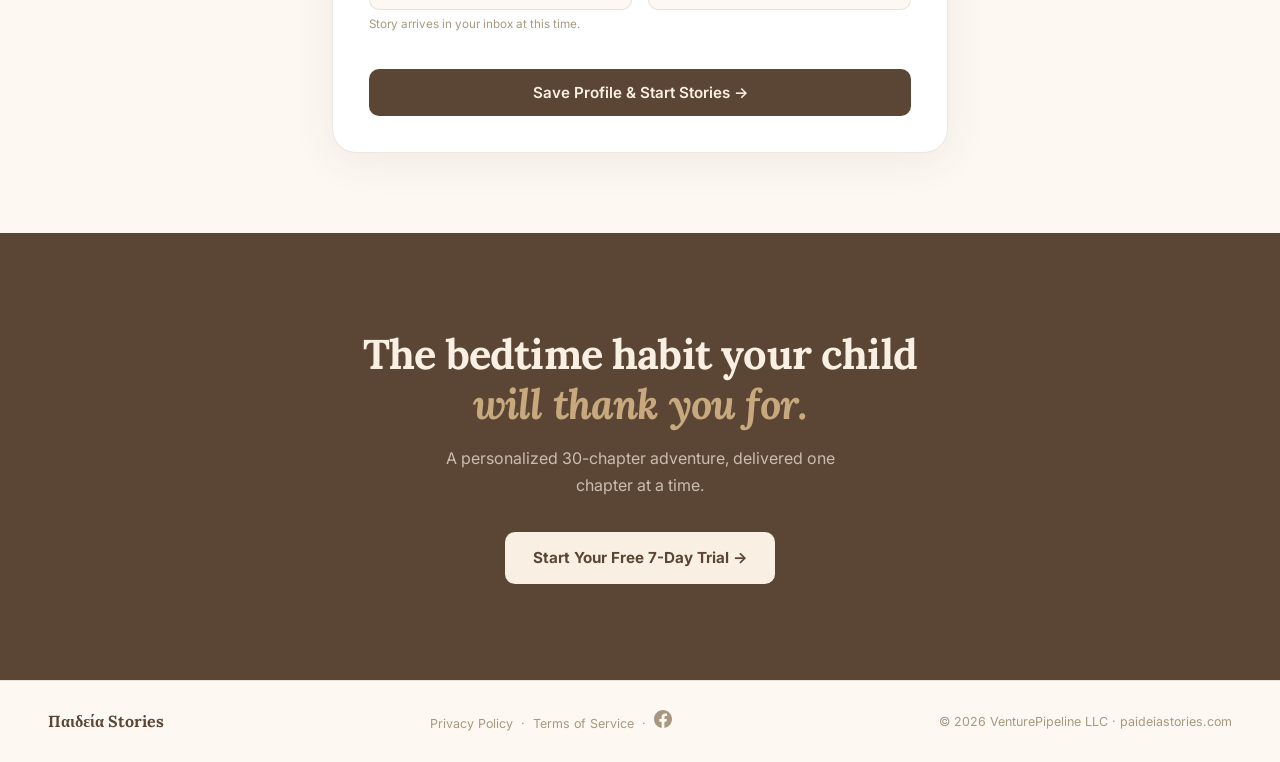
<file: start/profile/index.html>
<!DOCTYPE html>
<html lang="en">
<head>
<meta charset="UTF-8">
<link rel="icon" type="image/svg+xml" href="/favicon.svg">
<meta name="viewport" content="width=device-width, initial-scale=1.0">
<title>Tell Us About Your Child — Paideia Stories</title>
<link rel="preconnect" href="https://fonts.googleapis.com">
<link rel="preconnect" href="https://fonts.gstatic.com" crossorigin>
<link href="https://fonts.googleapis.com/css2?family=Lora:ital,wght@0,400;0,600;0,700;1,400&family=Inter:wght@400;500;600;700&display=swap" rel="stylesheet">
<link rel="stylesheet" href="/css/paideia.css">
<script src="/js/pixel.js"></script>
<noscript><img height="1" width="1" style="display:none" src="https://www.facebook.com/tr?id=1517837789692750&ev=PageView&noscript=1"/></noscript>
<style>
body{min-height:100vh}
.page-wrap{max-width:680px;margin:0 auto;padding:3.5rem 2rem 5rem}
.page-eyebrow{display:inline-flex;align-items:center;gap:.5rem;font-size:.72rem;font-weight:600;letter-spacing:.12em;text-transform:uppercase;color:var(--brown-light);background:rgba(200,169,126,.15);border:1px solid rgba(200,169,126,.4);border-radius:100px;padding:.35rem 1rem;margin-bottom:1.25rem}
.page-title{font-family:'Lora',serif;font-size:clamp(1.8rem,4vw,2.4rem);font-weight:700;line-height:1.2;letter-spacing:-.02em;color:var(--brown);margin-bottom:.75rem}
.page-sub{font-size:.95rem;color:var(--muted);line-height:1.7;margin-bottom:2.5rem}
.section-label{font-size:.68rem;font-weight:700;letter-spacing:.14em;text-transform:uppercase;color:var(--brown-light);margin:1.75rem 0 1rem;padding-bottom:.55rem;border-bottom:1px solid var(--border)}
.section-label:first-of-type{margin-top:0}
.field-row{display:grid;gap:1rem;margin-bottom:1rem}
.field-row.cols-2{grid-template-columns:1fr 1fr}
.field-row.cols-3{grid-template-columns:1fr 1fr 1fr}
.field .req{color:var(--brown-light)}
.field select{background-image:url("data:image/svg+xml,%3Csvg xmlns='http://www.w3.org/2000/svg' width='12' height='12' viewBox='0 0 12 12'%3E%3Cpath fill='rgba(91,70,54,0.4)' d='M6 8L1 3h10z'/%3E%3C/svg%3E");background-repeat:no-repeat;background-position:right .9rem center;padding-right:2.3rem;cursor:pointer;-webkit-appearance:none;appearance:none}
.field-hint{font-size:.73rem;color:var(--faint);line-height:1.45}
.tag-input-wrap{display:flex;flex-wrap:wrap;gap:.4rem;background:var(--parchment);border:1px solid var(--border);border-radius:var(--radius);padding:.5rem .75rem;min-height:44px;cursor:text;transition:border-color .15s,box-shadow .15s}
.tag-input-wrap:focus-within{border-color:var(--brown-light);box-shadow:0 0 0 3px rgba(200,169,126,.2)}
.tag-input-wrap.invalid{border-color:rgba(200,50,50,.7)}
.tag{display:inline-flex;align-items:center;gap:.3rem;background:rgba(200,169,126,.2);border:1px solid rgba(200,169,126,.4);border-radius:100px;padding:.15rem .55rem;font-size:.78rem;color:var(--brown);font-weight:500}
.tag-remove{cursor:pointer;color:var(--brown-light);font-size:.9rem;line-height:1;padding:0 .1rem}
.tag-remove:hover{color:var(--brown)}
.tag-inner-input{border:none;background:transparent;outline:none;font-family:'Inter',sans-serif;font-size:.85rem;color:var(--text);min-width:120px;padding:.15rem 0}
.tag-inner-input::placeholder{color:var(--faint)}
.skin-grid{display:grid;grid-template-columns:repeat(6,1fr);gap:.5rem}
.skin-option{display:flex;flex-direction:column;align-items:center;gap:.3rem;cursor:pointer}
.skin-option input[type=radio]{position:absolute;opacity:0;width:0;height:0}
.skin-swatch{width:36px;height:36px;border-radius:50%;border:2px solid transparent;transition:border-color .15s,transform .1s}
.skin-option input:checked+.skin-swatch{border-color:var(--brown);transform:scale(1.1)}
.skin-label{font-size:.65rem;color:var(--faint)}
.time-row{display:grid;grid-template-columns:1fr 1fr;gap:1rem}
.success-screen{display:none;text-align:center;padding:2rem 0}
.success-screen.visible{display:block}
.success-icon{width:72px;height:72px;border-radius:50%;margin:0 auto 1.25rem;display:flex;align-items:center;justify-content:center;background:rgba(200,169,126,.15);border:2px solid rgba(200,169,126,.4);font-size:2rem}
.success-title{font-family:'Lora',serif;font-size:1.7rem;font-weight:700;line-height:1.15;letter-spacing:-.02em;color:var(--brown);margin-bottom:.75rem}
.success-title em{font-style:italic;color:var(--brown-mid)}
.success-body{font-size:.92rem;color:var(--muted);line-height:1.7;max-width:400px;margin:0 auto 1.75rem}
.next-steps{background:var(--parchment2);border:1px solid var(--border);border-radius:var(--radius-lg);padding:1.25rem;text-align:left;margin-bottom:1.5rem}
.next-steps-label{font-size:.68rem;font-weight:700;letter-spacing:.14em;text-transform:uppercase;color:var(--brown-light);margin-bottom:.9rem}
.next-step{display:flex;gap:.75rem;align-items:flex-start;padding:.6rem 0;border-bottom:1px solid var(--border)}
.next-step:last-child{border-bottom:none}
.next-step-num{width:22px;height:22px;border-radius:50%;background:rgba(200,169,126,.2);border:1px solid rgba(200,169,126,.4);color:var(--brown-light);display:flex;align-items:center;justify-content:center;flex-shrink:0;font-size:.7rem;font-weight:700;margin-top:1px}
.next-step-text{font-size:.84rem;color:var(--muted);line-height:1.55}
.next-step-text strong{color:var(--text)}
@media(max-width:700px){.page-wrap{padding:2.5rem 1.25rem 4rem}.form-panel{padding:1.5rem}.field-row.cols-2,.field-row.cols-3{grid-template-columns:1fr}}
</style>
</head>
<body>

<nav class="site-nav">
  <a href="/" class="nav-logo">Παιδεία Stories</a>
  <ul class="nav-links">
    <li><a href="/sample/">Sample story</a></li>
    <li><a href="/faq/">FAQ</a></li>
    <li><a href="/login/">Sign In</a></li>
  </ul>
  <a href="/start/" class="nav-cta">Start Free Trial →</a>
  <button class="nav-hamburger" id="nav-hamburger" aria-label="Open menu">
    <span></span><span></span><span></span>
  </button>
</nav>
<div class="nav-mobile" id="nav-mobile">
  <a href="/">Home</a>
  <a href="/sample/">Sample story</a>
  <a href="/faq/">FAQ</a>
  <a href="/login/">Sign In</a>
  <a href="/start/" class="nav-cta-mobile">Start Free Trial →</a>
</div>
<script src="/js/nav.js"></script>

<main class="page-wrap">
  <div class="page-eyebrow">Almost there</div>
  <h1 class="page-title">Tell us about your child</h1>
  <p class="page-sub">This takes about 3 minutes. Every detail you share makes tonight's story more personal — their name, their face, their interests.</p>

  <div class="form-panel">
    <div id="form-card">
      <div class="section-label">About your child</div>
      <div class="field-row cols-2">
        <div class="field"><label for="name">Child's name <span class="req">*</span></label><input type="text" id="name" placeholder="Emma" autocomplete="off"></div>
        <div class="field"><label for="age">Age <span class="req">*</span></label>
          <select id="age"><option value="">Select age...</option><option value="0">0</option><option value="1">1</option><option value="2">2</option><option value="3">3</option><option value="4">4</option><option value="5">5</option><option value="6">6</option><option value="7">7</option><option value="8">8</option><option value="9">9</option><option value="10">10</option></select>
        </div>
      </div>
      <div class="field-row">
        <div class="field"><label>Gender <span class="req">*</span></label>
          <select id="gender"><option value="">Select...</option><option value="girl">Girl</option><option value="boy">Boy</option><option value="neutral">Neutral / non-binary</option></select>
        </div>
      </div>

      <div class="section-label">Appearance <span style="font-weight:400;text-transform:none;letter-spacing:0;font-size:.75rem;color:var(--faint)">— optional if you upload a photo below</span></div>
      <div class="field" style="margin-bottom:1rem">
        <label>Skin tone <span style="font-weight:400;color:var(--faint)">(optional)</span></label>
        <div class="skin-grid">
          <label class="skin-option"><input type="radio" name="skin_tone" value="1"><div class="skin-swatch" style="background:#FDDBB4"></div><span class="skin-label">1</span></label>
          <label class="skin-option"><input type="radio" name="skin_tone" value="2"><div class="skin-swatch" style="background:#F5C89A"></div><span class="skin-label">2</span></label>
          <label class="skin-option"><input type="radio" name="skin_tone" value="3"><div class="skin-swatch" style="background:#D4935A"></div><span class="skin-label">3</span></label>
          <label class="skin-option"><input type="radio" name="skin_tone" value="4"><div class="skin-swatch" style="background:#A0622A"></div><span class="skin-label">4</span></label>
          <label class="skin-option"><input type="radio" name="skin_tone" value="5"><div class="skin-swatch" style="background:#6B3A1F"></div><span class="skin-label">5</span></label>
          <label class="skin-option"><input type="radio" name="skin_tone" value="6"><div class="skin-swatch" style="background:#3B1E0E"></div><span class="skin-label">6</span></label>
        </div>
      </div>
      <div class="field-row cols-3">
        <div class="field"><label for="hair_color">Hair color <span style="font-weight:400;color:var(--faint)">(optional)</span></label>
          <select id="hair_color"><option value="">Select...</option><option>Black</option><option>Dark brown</option><option>Brown</option><option>Light brown</option><option>Blonde</option><option>Red</option><option>Auburn</option><option>Gray</option><option>White</option></select>
        </div>
        <div class="field"><label for="hair_style">Hair style <span style="font-weight:400;color:var(--faint)">(optional)</span></label>
          <select id="hair_style"><option value="">Select...</option><option>Straight</option><option>Wavy</option><option>Curly</option><option>Coily</option><option>Short</option><option>Long</option><option>Braided</option><option>Ponytail</option></select>
        </div>
        <div class="field"><label for="eye_color">Eye color <span style="font-weight:400;color:var(--faint)">(optional)</span></label>
          <select id="eye_color"><option value="">Select...</option><option>Brown</option><option>Dark brown</option><option>Hazel</option><option>Green</option><option>Blue</option><option>Gray</option></select>
        </div>
      </div>

      <div class="field" style="margin-top:1rem">
        <label for="child_photo">Photo of your child <span style="font-weight:400;color:var(--faint)">(optional)</span></label>
        <input type="file" id="child_photo" accept="image/jpeg,image/png,image/webp" style="display:none">
        <div id="photo-upload-box" style="border:2px dashed var(--border);border-radius:var(--radius);padding:1.25rem;text-align:center;cursor:pointer;transition:border-color .15s;background:var(--parchment)">
          <div id="photo-upload-prompt">
            <div style="font-size:1.5rem;margin-bottom:.4rem">📷</div>
            <div style="font-size:.85rem;color:var(--muted);line-height:1.5">Upload a photo for a <strong>personalized likeness</strong> in every illustration<br><span style="font-size:.75rem;color:var(--faint)">JPEG or PNG · max 10MB · optional</span></div>
          </div>
          <div id="photo-preview-wrap" style="display:none">
            <img id="photo-preview" style="width:80px;height:80px;border-radius:50%;object-fit:cover;border:2px solid var(--border);margin-bottom:.5rem">
            <div style="font-size:.78rem;color:var(--muted)" id="photo-filename"></div>
            <button type="button" id="photo-remove" style="font-size:.72rem;color:var(--brown-light);background:none;border:none;cursor:pointer;margin-top:.25rem;text-decoration:underline">Remove photo</button>
          </div>
        </div>
        <span class="field-hint" style="margin-top:.35rem;display:block">When provided, your child's face will appear in their story illustrations.</span>
      </div>

      <div class="section-label">Interests &amp; story preferences</div>
      <div class="field" style="margin-bottom:1rem">
        <label>Interests <span class="req">*</span></label>
        <div class="tag-input-wrap" id="interests-wrap"><input class="tag-inner-input" id="interests-input" placeholder="Type an interest and press Enter (e.g. dinosaurs, space, horses)"></div>
        <span class="field-hint">Press Enter after each one. Add at least 1.</span>
      </div>
      <div class="field" style="margin-bottom:1rem">
        <label>Themes to avoid <span style="font-weight:400;color:var(--faint)">(optional)</span></label>
        <div class="tag-input-wrap" id="avoid-wrap"><input class="tag-inner-input" id="avoid-input" placeholder="e.g. scary, violence, spiders"></div>
        <span class="field-hint">Press Enter after each one.</span>
      </div>
      <div class="field" style="margin-bottom:1rem">
        <label for="educational_focus">Educational focus <span style="font-weight:400;color:var(--faint)">(optional)</span></label>
        <input type="text" id="educational_focus" placeholder="e.g. kindness, bravery, perseverance, sharing">
        <span class="field-hint">What character trait or lesson would you like woven into each story?</span>
      </div>

      <div class="section-label">Delivery</div>
      <div class="time-row">
        <div class="field"><label for="delivery_time">Story delivery time <span class="req">*</span></label>
          <select id="delivery_time"><option value="18:00">6:00 PM</option><option value="18:30">6:30 PM</option><option value="19:00" selected>7:00 PM</option><option value="19:30">7:30 PM</option><option value="20:00">8:00 PM</option><option value="20:30">8:30 PM</option><option value="21:00">9:00 PM</option></select>
          <span class="field-hint">Story arrives in your inbox at this time.</span>
        </div>
        <div class="field"><label for="timezone">Timezone <span class="req">*</span></label>
          <select id="timezone"><option value="America/New_York">Eastern (ET)</option><option value="America/Chicago">Central (CT)</option><option value="America/Denver">Mountain (MT)</option><option value="America/Los_Angeles">Pacific (PT)</option><option value="America/Anchorage">Alaska</option><option value="Pacific/Honolulu">Hawaii</option><option value="Europe/London">London (GMT)</option><option value="Europe/Paris">Central Europe (CET)</option><option value="Australia/Sydney">Sydney (AEST)</option></select>
        </div>
      </div>

      <div class="form-error" id="form-error"></div>
      <button class="btn-primary" id="submit-btn" style="width:100%;justify-content:center;margin-top:1.25rem">Save Profile &amp; Start Stories →</button>
    </div>

    <div class="success-screen" id="success-screen">
      <div class="success-icon">🌙</div>
      <h2 class="success-title">Tonight's story is<br><em>already being written.</em></h2>
      <p class="success-body">Your child's profile is saved. The first story will arrive in your inbox at the delivery time you chose. Check your email tonight.</p>
      <div class="next-steps">
        <div class="next-steps-label">What happens next</div>
        <div class="next-step"><div class="next-step-num">1</div><div class="next-step-text"><strong>Tonight:</strong> A personalized illustrated story lands in your inbox.</div></div>
        <div class="next-step"><div class="next-step-num">2</div><div class="next-step-text"><strong>Every night after:</strong> A new story, never the same one twice.</div></div>
        <div class="next-step"><div class="next-step-num">3</div><div class="next-step-text"><strong>Your trial:</strong> 7 days free. No charge until your trial ends.</div></div>
      </div>
      <a href="/" class="btn-primary" style="max-width:280px;margin:0 auto;justify-content:center">← Back to Paideia Stories</a>
    </div>
  </div>
</main>

<section class="cta-section">
  <h2>The bedtime habit your child<br><em>will thank you for.</em></h2>
  <p>A personalized 30-chapter adventure, delivered one chapter at a time.</p>
  <a href="/start/" class="btn-primary-light">Start Your Free 7-Day Trial →</a>
</section>

<footer class="site-footer">
  <a href="/" class="footer-logo">Παιδεία Stories</a>
  <p><a href="/privacy/" style="color:inherit;text-decoration:none">Privacy Policy</a><span style="margin:0 .5rem">·</span><a href="/terms/" style="color:inherit;text-decoration:none">Terms of Service</a><span style="margin:0 .5rem">·</span><a href="https://www.facebook.com/profile.php?id=61590463655828" target="_blank" rel="noopener noreferrer" aria-label="Facebook" style="color:inherit;text-decoration:none;display:inline-flex;align-items:center"><svg xmlns="http://www.w3.org/2000/svg" width="18" height="18" viewBox="0 0 24 24" fill="currentColor"><path d="M24 12.073C24 5.405 18.627 0 12 0S0 5.405 0 12.073C0 18.1 4.388 23.094 10.125 24v-8.437H7.078v-3.49h3.047V9.41c0-3.025 1.791-4.697 4.533-4.697 1.312 0 2.686.236 2.686.236v2.97h-1.513c-1.491 0-1.956.93-1.956 1.886v2.268h3.328l-.532 3.49h-2.796V24C19.612 23.094 24 18.1 24 12.073z"/></svg></a></p>
  <p>© 2026 VenturePipeline LLC · paideiastories.com</p>
</footer>

<script>
// Fire StartTrial when someone lands on this page — reaching /start/profile means Stripe checkout completed
if(window.location.search.includes('session_id=')){
  fbq('track','StartTrial');
}
var API='https://api.paideiastories.com';
var interests=[],avoidThemes=[];
function makeTagInput(wrapId,inputId,arr){
  var wrap=document.getElementById(wrapId),inp=document.getElementById(inputId);
  function addTag(val){val=val.trim();if(!val||arr.includes(val))return;arr.push(val);var tag=document.createElement('span');tag.className='tag';tag.innerHTML=val+' <span class="tag-remove" onclick="removeTag(this,\''+wrapId+'\',\''+inputId+'\')">×</span>';wrap.insertBefore(tag,inp);inp.value='';}
  inp.addEventListener('keydown',function(e){if(e.key==='Enter'||e.key===','){e.preventDefault();addTag(inp.value);}if(e.key==='Backspace'&&!inp.value.length&&arr.length){var tags=wrap.querySelectorAll('.tag');tags[tags.length-1].remove();arr.pop();}});
  inp.addEventListener('blur',function(){if(inp.value.trim())addTag(inp.value);});
  wrap.addEventListener('click',function(){inp.focus();});
}
function removeTag(btn,wrapId,inputId){var tag=btn.closest('.tag'),text=tag.childNodes[0].textContent.trim();tag.remove();if(wrapId==='interests-wrap')interests=interests.filter(function(i){return i!==text;});else avoidThemes=avoidThemes.filter(function(i){return i!==text;});}
makeTagInput('interests-wrap','interests-input',interests);
makeTagInput('avoid-wrap','avoid-input',avoidThemes);

// Photo upload box
(function(){
  var box=document.getElementById('photo-upload-box');
  var inp=document.getElementById('child_photo');
  var prompt=document.getElementById('photo-upload-prompt');
  var previewWrap=document.getElementById('photo-preview-wrap');
  var previewImg=document.getElementById('photo-preview');
  var filename=document.getElementById('photo-filename');
  var removeBtn=document.getElementById('photo-remove');
  box.addEventListener('click',function(e){if(e.target===removeBtn)return;inp.click();});
  box.addEventListener('dragover',function(e){e.preventDefault();box.style.borderColor='var(--brown-light)';});
  box.addEventListener('dragleave',function(){box.style.borderColor='';});
  box.addEventListener('drop',function(e){e.preventDefault();box.style.borderColor='';var f=e.dataTransfer.files[0];if(f)setPhoto(f);});
  inp.addEventListener('change',function(){if(inp.files[0])setPhoto(inp.files[0]);});
  removeBtn.addEventListener('click',function(e){e.stopPropagation();inp.value='';prompt.style.display='';previewWrap.style.display='none';box.style.borderColor='';});
  function setPhoto(f){
    if(f.size>10*1024*1024){showError('Photo must be under 10MB.');return;}
    var reader=new FileReader();
    reader.onload=function(ev){previewImg.src=ev.target.result;};
    reader.readAsDataURL(f);
    filename.textContent=f.name;
    prompt.style.display='none';
    previewWrap.style.display='';
  }
})();

function showError(m){var el=document.getElementById('form-error');el.textContent=m;el.classList.add('visible');}
function clearError(){document.getElementById('form-error').classList.remove('visible');}
function markInvalid(id){document.getElementById(id).classList.add('invalid');}

document.getElementById('submit-btn').addEventListener('click',async function(){
  clearError();
  var name=document.getElementById('name').value.trim();
  var age=document.getElementById('age').value;
  var gender=document.getElementById('gender').value;
  var skin=document.querySelector('input[name=skin_tone]:checked');
  var hair_color=document.getElementById('hair_color').value;
  var hair_style=document.getElementById('hair_style').value;
  var eye_color=document.getElementById('eye_color').value;
  var delivery_time=document.getElementById('delivery_time').value;
  var timezone=document.getElementById('timezone').value;
  var educational_focus=document.getElementById('educational_focus').value.trim();

  if(!name){showError('Please enter your child\'s name.');markInvalid('name');return;}
  if(!age){showError('Please select your child\'s age.');markInvalid('age');return;}
  if(!gender){showError('Please select gender.');markInvalid('gender');return;}
  if(!interests.length){showError('Please add at least one interest.');document.getElementById('interests-wrap').classList.add('invalid');return;}

  var btn=document.getElementById('submit-btn');btn.disabled=true;btn.textContent='Saving…';
  var params=new URLSearchParams(window.location.search);
  var subscriber_id=params.get('subscriber_id');
  // Appearance fields are optional — use defaults when not selected
  var payload={
    name,
    age:parseInt(age),
    gender,
    skin_tone:skin?parseInt(skin.value):1,
    hair_color:hair_color||'',
    hair_style:hair_style||'',
    eye_color:eye_color||'',
    interests_json:JSON.stringify(interests),
    avoid_themes_json:JSON.stringify(avoidThemes),
    educational_focus:educational_focus||null,
    delivery_time,
    timezone
  };
  if(subscriber_id)payload.subscriber_id=subscriber_id;

  try{
    var res=await fetch(API+'/api/ps/profile',{method:'POST',headers:{'Content-Type':'application/json'},body:JSON.stringify(payload)});
    var data=await res.json().catch(function(){return{};});
    if(res.ok){
      var childId=data.child_id;
      var photoFile=document.getElementById('child_photo').files[0];
      if(photoFile&&childId){
        try{
          var fd=new FormData();
          fd.append('child_id',childId);
          fd.append('photo',photoFile);
          await fetch(API+'/api/ps/upload-photo',{method:'POST',body:fd});
        }catch(e){/* non-fatal — story still delivers without photo */}
      }
      document.getElementById('form-card').style.display='none';
      document.getElementById('success-screen').classList.add('visible');
    }
    else{showError(data.error||'Something went wrong. Please try again.');btn.disabled=false;btn.textContent='Save Profile & Start Stories →';}
  }catch(e){showError('Could not reach our servers. Please try again.');btn.disabled=false;btn.textContent='Save Profile & Start Stories →';}
});
</script>
</body>
</html>
</file>
<file: css/paideia.css>
/* Paideia Stories — Shared Stylesheet */

*,*::before,*::after{box-sizing:border-box;margin:0;padding:0}

:root{
  --parchment:#fdf8f2;--parchment2:#f7f0e6;
  --brown:#5b4636;--brown-mid:#7a5c42;--brown-light:#c8a97e;
  --cream:#f9f0e3;--text:#2d2013;--muted:#7a6a58;--faint:#a89880;
  --border:rgba(91,70,54,0.12);--radius:10px;--radius-lg:16px;--radius-xl:24px;
  --green:#3a6b4a;--green-bg:rgba(58,107,74,.08);--green-border:rgba(58,107,74,.25);
  --red:#8b2c2c;--red-bg:rgba(139,44,44,.07);--red-border:rgba(139,44,44,.2);
}

html{scroll-behavior:smooth}
body{font-family:'Inter',sans-serif;background:var(--parchment);color:var(--text);font-size:16px;line-height:1.6;-webkit-font-smoothing:antialiased}

/* ─── NAV ─── */
nav.site-nav{position:sticky;top:0;z-index:100;background:rgba(253,248,242,0.92);backdrop-filter:blur(16px);border-bottom:1px solid var(--border);padding:0 3rem;display:flex;align-items:center;justify-content:space-between;height:64px}
.nav-logo{font-family:'Lora',serif;font-size:1.15rem;font-weight:700;color:var(--brown);text-decoration:none}
.nav-links{display:flex;align-items:center;gap:2rem;list-style:none}
.nav-links a{color:var(--muted);text-decoration:none;font-size:.875rem;font-weight:500;transition:color .15s}
.nav-links a:hover{color:var(--brown)}
.nav-cta{background:var(--brown);color:var(--cream);border:none;padding:.55rem 1.3rem;border-radius:var(--radius);font-family:'Inter',sans-serif;font-size:.875rem;font-weight:600;cursor:pointer;text-decoration:none;transition:background .15s,transform .1s}
.nav-cta:hover{background:var(--brown-mid);transform:translateY(-1px)}

/* Hamburger button */
.nav-hamburger{display:none;flex-direction:column;justify-content:center;gap:5px;background:none;border:none;cursor:pointer;padding:.4rem;margin-left:.5rem;flex-shrink:0}
.nav-hamburger span{display:block;width:22px;height:2px;background:var(--brown);border-radius:2px;transition:transform .2s,opacity .2s}
.nav-hamburger.open span:nth-child(1){transform:translateY(7px) rotate(45deg)}
.nav-hamburger.open span:nth-child(2){opacity:0}
.nav-hamburger.open span:nth-child(3){transform:translateY(-7px) rotate(-45deg)}

/* Mobile dropdown */
.nav-mobile{display:none;position:fixed;top:64px;left:0;right:0;background:rgba(253,248,242,0.98);backdrop-filter:blur(16px);border-bottom:1px solid var(--border);padding:1rem 1.5rem 1.5rem;flex-direction:column;z-index:99}
.nav-mobile.open{display:flex}
.nav-mobile a{color:var(--muted);text-decoration:none;font-size:.95rem;font-weight:500;padding:.65rem 0;border-bottom:1px solid var(--border);transition:color .15s;display:block}
.nav-mobile a:last-child{border-bottom:none}
.nav-mobile a:hover{color:var(--brown)}
.nav-mobile .nav-cta-mobile{display:block;margin-top:.75rem;text-align:center;background:var(--brown);color:var(--cream) !important;padding:.7rem 1.3rem;border-radius:var(--radius);font-weight:600;font-size:.9rem;border-bottom:none !important}
.nav-mobile .nav-cta-mobile:hover{background:var(--brown-mid)}

/* ─── BUTTONS ─── */
.btn-primary{display:inline-flex;align-items:center;gap:.5rem;background:var(--brown);color:var(--cream);border:none;padding:.875rem 1.75rem;border-radius:var(--radius);font-family:'Inter',sans-serif;font-size:.95rem;font-weight:600;text-decoration:none;transition:background .15s,transform .1s;cursor:pointer}
.btn-primary:hover{background:var(--brown-mid);transform:translateY(-1px)}
.btn-primary:disabled{opacity:.6;cursor:not-allowed;transform:none}
.btn-primary-light{display:inline-flex;align-items:center;gap:.5rem;background:var(--cream);color:var(--brown);border:none;padding:.875rem 1.75rem;border-radius:var(--radius);font-family:'Inter',sans-serif;font-size:.95rem;font-weight:700;text-decoration:none;transition:background .15s,transform .1s;cursor:pointer}
.btn-primary-light:hover{background:var(--parchment2);transform:translateY(-1px)}
.btn-ghost{display:inline-flex;align-items:center;gap:.5rem;background:transparent;color:var(--muted);border:1px solid var(--border);padding:.875rem 1.5rem;border-radius:var(--radius);font-family:'Inter',sans-serif;font-size:.95rem;font-weight:500;text-decoration:none;transition:border-color .15s,color .15s;cursor:pointer}
.btn-ghost:hover{border-color:var(--brown-light);color:var(--brown)}

/* ─── FOOTER ─── */
footer.site-footer{border-top:1px solid var(--border);padding:1.75rem 3rem;display:flex;align-items:center;justify-content:space-between;flex-wrap:wrap;gap:1rem}
.footer-logo{font-family:'Lora',serif;font-size:1rem;font-weight:700;color:var(--brown);text-decoration:none}
footer.site-footer p{font-size:.78rem;color:var(--faint)}

/* ─── CTA SECTION ─── */
.cta-section{background:var(--brown);padding:6rem 3rem;text-align:center}
.cta-section h2{font-family:'Lora',serif;font-size:clamp(1.9rem,4vw,2.6rem);font-weight:700;letter-spacing:-.02em;line-height:1.2;color:var(--cream);margin-bottom:1rem}
.cta-section h2 em{font-style:italic;color:var(--brown-light)}
.cta-section p{color:rgba(249,240,227,.7);font-size:1rem;max-width:440px;margin:0 auto 2rem;line-height:1.7}

/* ─── MESSAGES ─── */
.msg{display:none;padding:.75rem 1rem;border-radius:var(--radius);font-size:.85rem;margin-top:.75rem;line-height:1.55;text-align:left}
.msg-success{background:var(--green-bg);color:var(--green);border:1px solid var(--green-border)}
.msg-error{background:var(--red-bg);color:var(--red);border:1px solid var(--red-border)}

/* ─── EYEBROW ─── */
.eyebrow{display:inline-flex;align-items:center;gap:.5rem;font-size:.72rem;font-weight:600;letter-spacing:.12em;text-transform:uppercase;color:var(--brown-light);background:rgba(200,169,126,.15);border:1px solid rgba(200,169,126,.4);border-radius:100px;padding:.35rem 1rem;margin-bottom:1.75rem}

/* ─── FORM SHARED ─── */
.field{display:flex;flex-direction:column;gap:.4rem;margin-bottom:1rem}
.field label{font-size:.8rem;font-weight:600;color:var(--muted)}
.field input,.field select{background:var(--parchment);border:1px solid var(--border);border-radius:var(--radius);padding:.72rem .9rem;color:var(--text);font-family:'Inter',sans-serif;font-size:.92rem;transition:border-color .15s,box-shadow .15s;outline:none;width:100%}
.field input::placeholder{color:var(--faint)}
.field input:focus,.field select:focus{border-color:var(--brown-light);box-shadow:0 0 0 3px rgba(200,169,126,.2)}
.field input.invalid,.field select.invalid{border-color:rgba(200,50,50,.7);box-shadow:0 0 0 3px rgba(200,50,50,.1)}
.form-error{display:none;margin-top:.75rem;padding:.75rem 1rem;border-radius:var(--radius);background:rgba(200,50,50,.08);border:1px solid rgba(200,50,50,.2);color:#c03232;font-size:.84rem}
.form-error.visible{display:block}
.form-panel{background:#fff;border:1px solid var(--border);border-radius:var(--radius-xl);padding:2.25rem;position:relative;overflow:hidden;box-shadow:0 8px 40px rgba(91,70,54,.08)}
.form-panel::before{content:'';position:absolute;top:0;left:0;right:0;height:3px;background:linear-gradient(90deg,var(--brown),var(--brown-light))}

/* ─── RESPONSIVE ─── */
@media(max-width:900px){
  nav.site-nav{padding:0 1.5rem}
  .nav-links{display:none}
  .nav-cta{display:none}
  .nav-hamburger{display:flex}
  footer.site-footer{padding:1.5rem}
  .cta-section{padding:4rem 1.5rem}
}
@media(max-width:600px){
  nav.site-nav{padding:0 1.25rem}
  footer.site-footer{padding:1.25rem 1rem;flex-direction:column;text-align:center}
}
</file>
